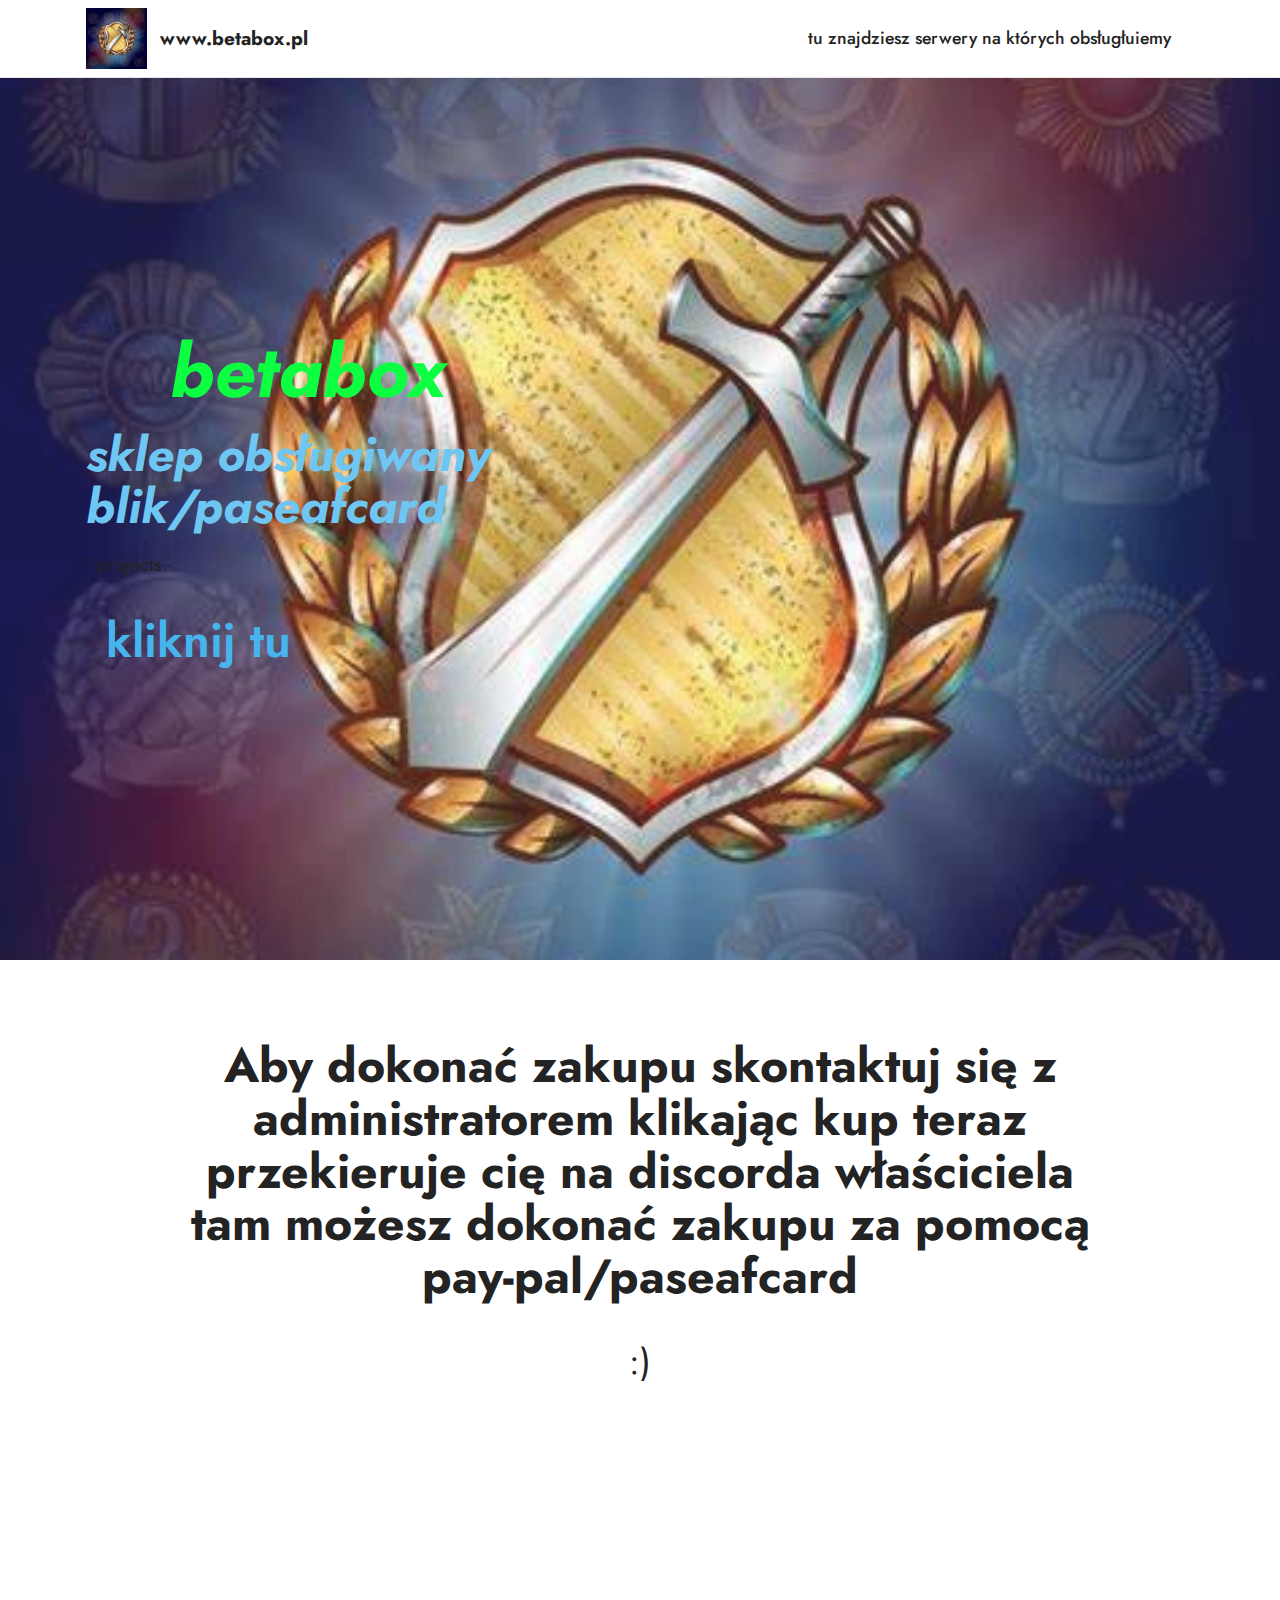
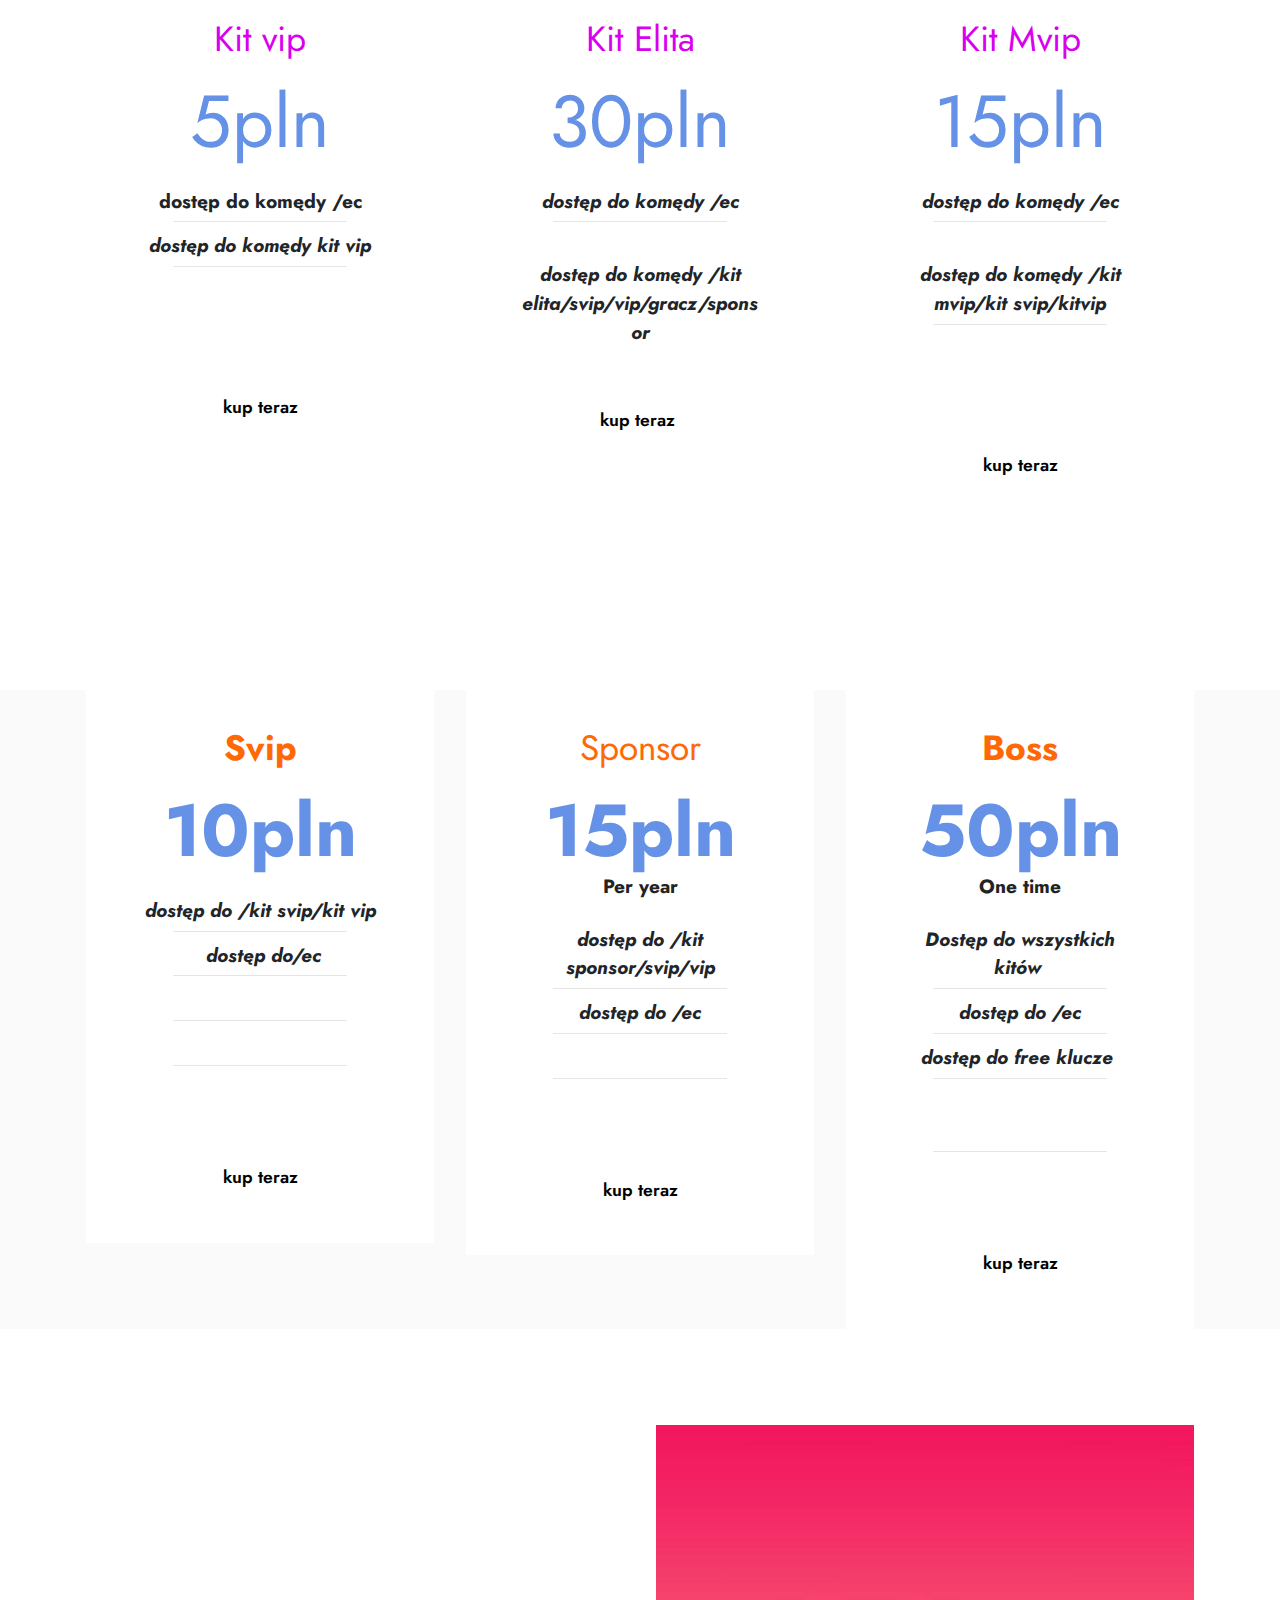
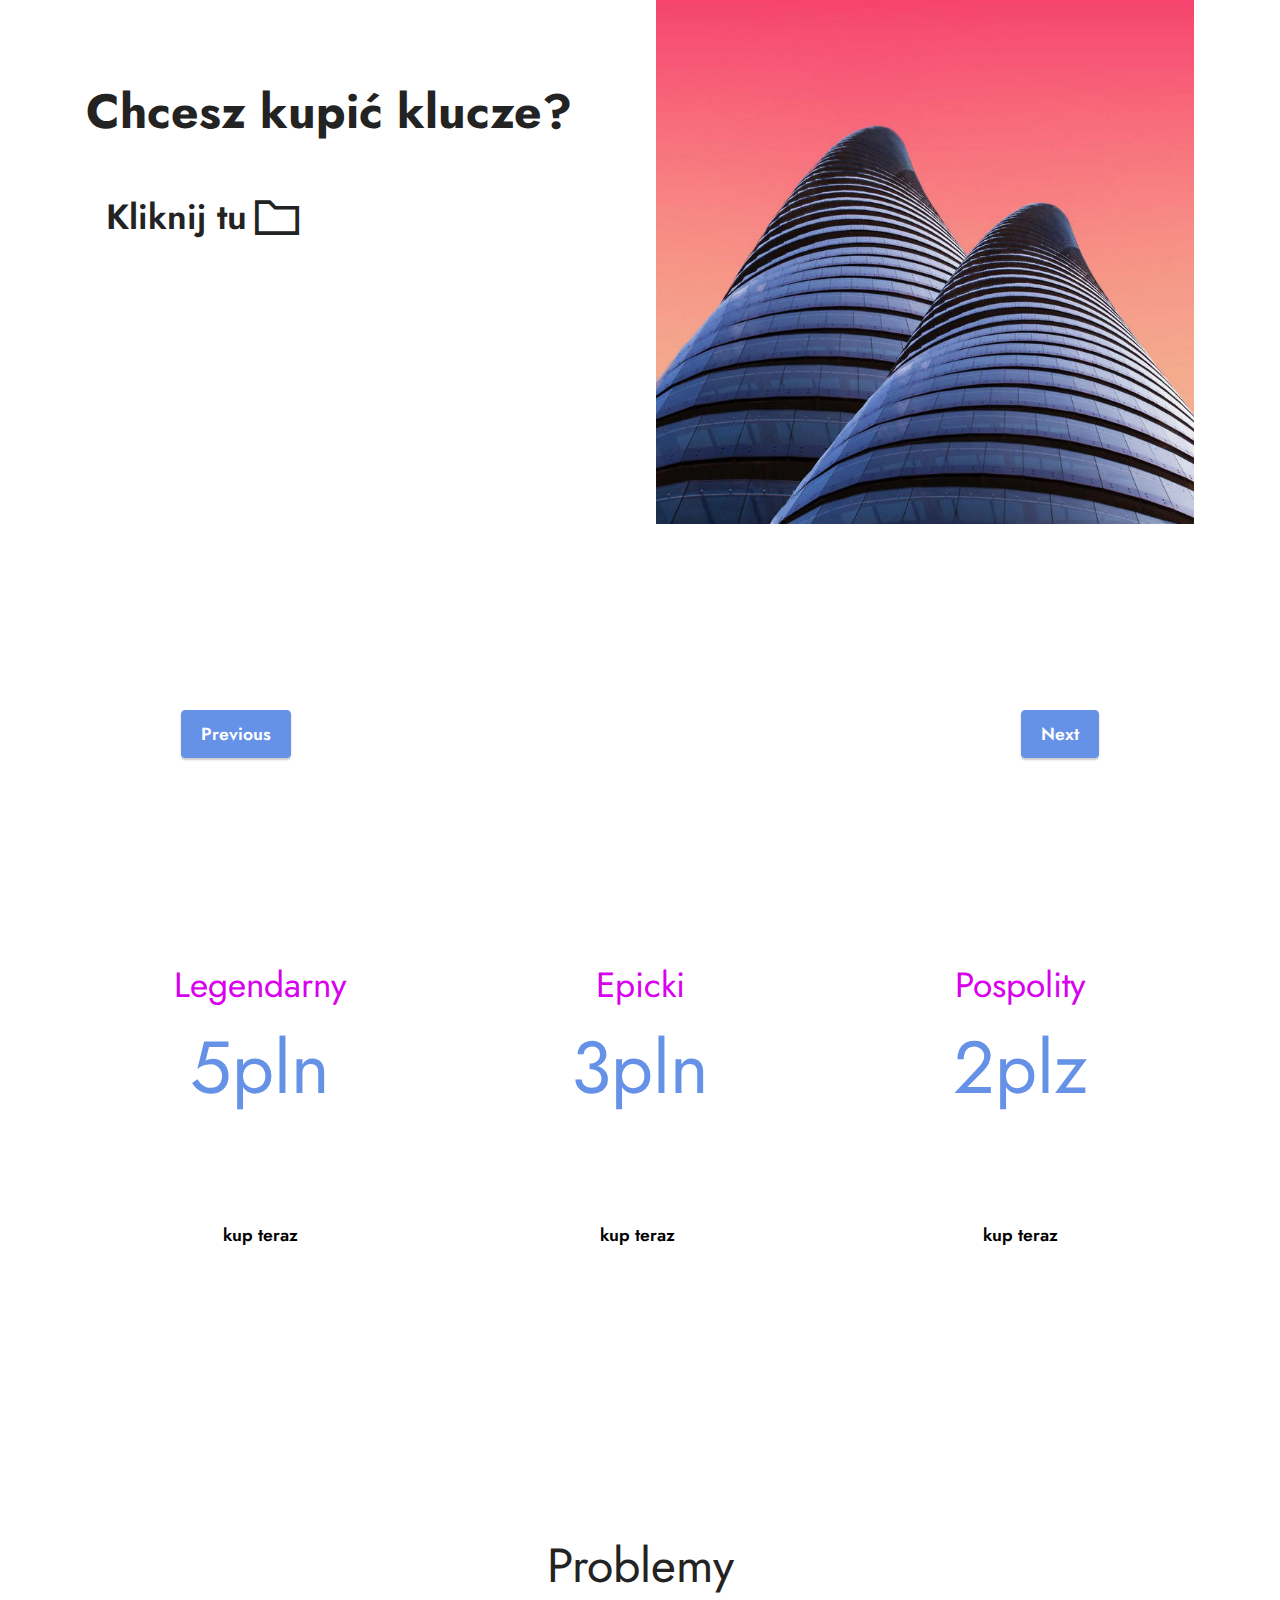
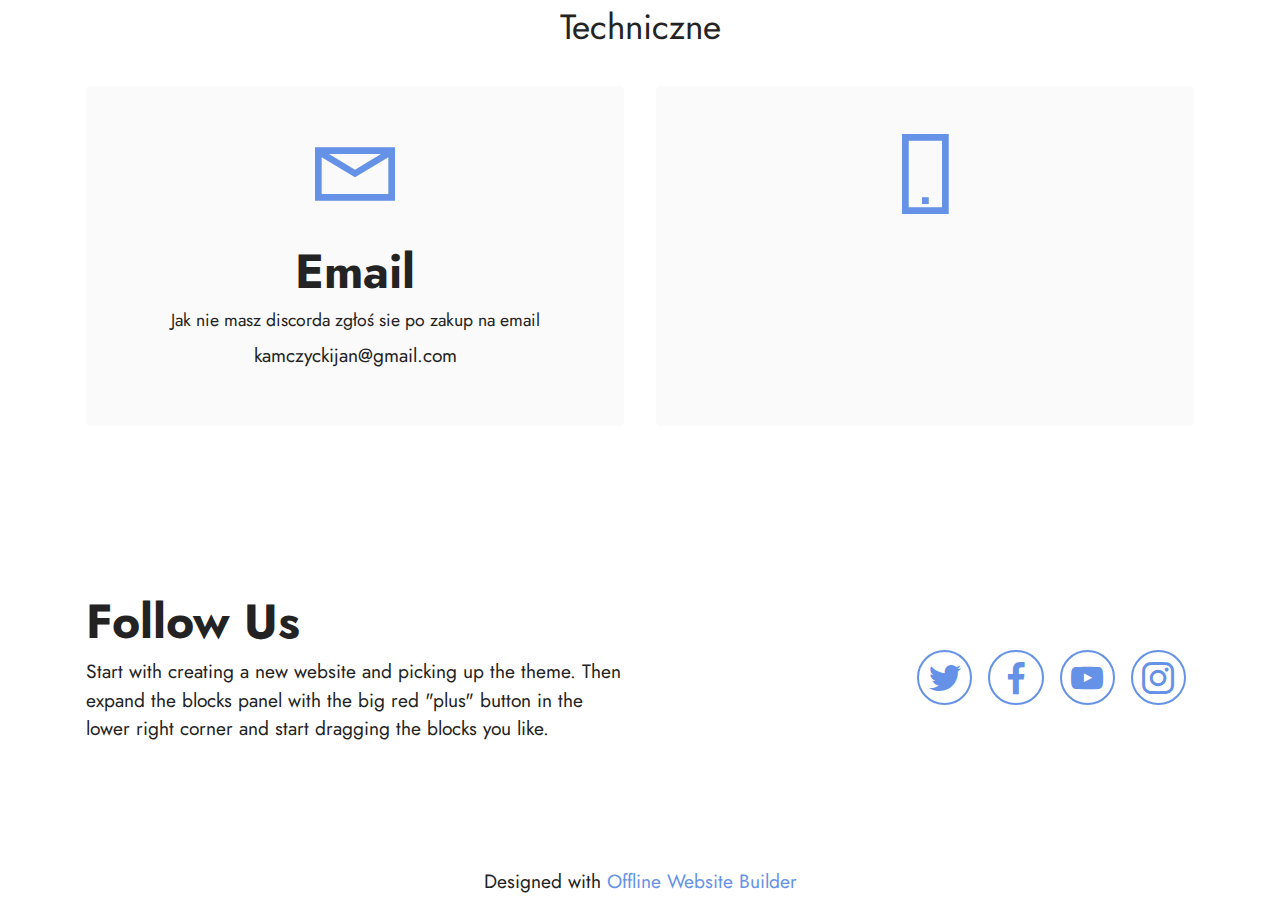
<file: index.html>
<!DOCTYPE html>
<html  >
<head>
  <!-- Site made with Mobirise Website Builder v5.8.14, https://mobirise.com -->
  <meta charset="UTF-8">
  <meta http-equiv="X-UA-Compatible" content="IE=edge">
  <meta name="generator" content="Mobirise v5.8.14, mobirise.com">
  <meta name="viewport" content="width=device-width, initial-scale=1, minimum-scale=1">
  <link rel="shortcut icon" href="assets/images/oip-76x76.jpg" type="image/x-icon">
  <meta name="description" content="">
  
  
  <title>Home</title>
  <link rel="stylesheet" href="assets/web/assets/mobirise-icons2/mobirise2.css">
  <link rel="stylesheet" href="assets/bootstrap/css/bootstrap.min.css">
  <link rel="stylesheet" href="assets/bootstrap/css/bootstrap-grid.min.css">
  <link rel="stylesheet" href="assets/bootstrap/css/bootstrap-reboot.min.css">
  <link rel="stylesheet" href="assets/dropdown/css/style.css">
  <link rel="stylesheet" href="assets/socicon/css/styles.css">
  <link rel="stylesheet" href="assets/theme/css/style.css">
  <link rel="preload" href="https://fonts.googleapis.com/css?family=Jost:100,200,300,400,500,600,700,800,900,100i,200i,300i,400i,500i,600i,700i,800i,900i&display=swap" as="style" onload="this.onload=null;this.rel='stylesheet'">
  <noscript><link rel="stylesheet" href="https://fonts.googleapis.com/css?family=Jost:100,200,300,400,500,600,700,800,900,100i,200i,300i,400i,500i,600i,700i,800i,900i&display=swap"></noscript>
  <link rel="preload" as="style" href="assets/mobirise/css/mbr-additional.css"><link rel="stylesheet" href="assets/mobirise/css/mbr-additional.css" type="text/css">

  
  
  
</head>
<body>
  
  <section data-bs-version="5.1" class="menu cid-s48OLK6784" once="menu" id="menu1-h">
    
    <nav class="navbar navbar-dropdown navbar-fixed-top navbar-expand-lg">
        <div class="container">
            <div class="navbar-brand">
                <span class="navbar-logo">
                    <a href="https://mobiri.se">
                        <img src="assets/images/oip-76x76.jpg" alt="Mobirise Website Builder" style="height: 3.8rem;">
                    </a>
                </span>
                <span class="navbar-caption-wrap"><a class="navbar-caption text-black display-7" href="https://mobiri.se">www.betabox.pl</a></span>
            </div>
            <button class="navbar-toggler" type="button" data-toggle="collapse" data-bs-toggle="collapse" data-target="#navbarSupportedContent" data-bs-target="#navbarSupportedContent" aria-controls="navbarNavAltMarkup" aria-expanded="false" aria-label="Toggle navigation">
                <div class="hamburger">
                    <span></span>
                    <span></span>
                    <span></span>
                    <span></span>
                </div>
            </button>
            <div class="collapse navbar-collapse" id="navbarSupportedContent">
                <ul class="navbar-nav nav-dropdown nav-right" data-app-modern-menu="true"><li class="nav-item"><a class="nav-link link text-black display-4" href="https://mobirise.com">tu znajdziesz serwery na których obsługłuiemy</a></li></ul>
                
                
            </div>
        </div>
    </nav>

</section>

<section data-bs-version="5.1" class="header1 cid-tInD1G2oyW mbr-fullscreen" id="header1-17">

    

    
    <div class="mbr-overlay" style="opacity: 0.1; background-color: rgb(250, 250, 250);"></div>

    <div class="container">
        <div class="row">
            <div class="col-12 col-lg-5">
                <h1 class="mbr-section-title mbr-fonts-style mb-3 display-1"><strong><em>betabox</em></strong></h1>
                <h2 class="mbr-section-subtitle mbr-fonts-style mb-3 display-2"><em><strong>sklep obsługiwany blik/paseafcard</strong></em></h2>
                <p class="mbr-text mbr-fonts-style display-7">' projects.</p>
                <div class="mbr-section-btn mt-3"><a class="btn btn-info-outline display-2" href="index.html#content4-15">kliknij tu</a></div>
            </div>
        </div>
    </div>
</section>

<section data-bs-version="5.1" class="content4 cid-tInwk6qJRP" id="content4-15">
    

    
    
    <div class="container">
        <div class="row justify-content-center">
            <div class="title col-md-12 col-lg-10">
                <h3 class="mbr-section-title mbr-fonts-style align-center mb-4 display-2"><strong>Aby dokonać zakupu skontaktuj się z administratorem klikając kup teraz przekieruje cię na discorda właściciela tam możesz dokonać zakupu za pomocą pay-pal/paseafcard</strong></h3>
                <h4 class="mbr-section-subtitle align-center mbr-fonts-style mb-4 display-5">:)</h4>
                
            </div>
        </div>
    </div>
</section>

<section data-bs-version="5.1" class="pricing2 cid-tIn477ySJi" id="pricing2-t">
    

    
    
    <div class="container">
        <div class="row justify-content-center">
            <div class="col-12 col-md-6 align-center col-lg-4">
                <div class="plan">
                    <div class="plan-header">
                        <h6 class="plan-title mbr-fonts-style mb-3 display-5">Kit vip</h6>
                        <div class="plan-price">
                            <p class="price mbr-fonts-style m-0 display-1">5pln<br></p>
                            <p class="price-term mbr-fonts-style mb-3 display-7"></p>
                        </div>
                    </div>
                    <div class="plan-body">
                        <div class="plan-list mb-4">
                            <ul class="list-group mbr-fonts-style list-group-flush display-7">
                                <li class="list-group-item"><strong>dostęp do komędy /ec</strong></li><li class="list-group-item"><strong><em>dostęp do komędy kit vip</em></strong></li><br><li class="list-group-item"><br></li>
                            </ul>
                        </div>
                        <div class="mbr-section-btn text-center"><a href="https://discord.gg/uZG7AFWk" class="btn btn-warning-outline display-4">kup teraz</a></div>
                    </div>
                </div>
            </div>
            <div class="col-12 col-md-6 align-center col-lg-4">
                <div class="plan">
                    <div class="plan-header">
                        <h6 class="plan-title mbr-fonts-style mb-3 display-5">Kit Elita</h6>
                        <div class="plan-price">
                            <p class="price mbr-fonts-style m-0 display-1">30pln</p>
                            <p class="price-term mbr-fonts-style mb-3 display-7"></p>
                        </div>
                    </div>
                    <div class="plan-body">
                        <div class="plan-list mb-4">
                            <ul class="list-group mbr-fonts-style list-group-flush display-7">
                                <li class="list-group-item"><em><strong>dostęp do komędy /ec</strong></em></li><br><li class="list-group-item"><strong><em>dostęp do komędy /kit elita/svip/vip/gracz/sponsor</em></strong></li>
                            </ul>
                        </div>
                        <div class="mbr-section-btn text-center"><a href="https://discord.gg/uZG7AFWk" class="btn btn-warning-outline display-4">kup teraz&nbsp;</a></div>
                    </div>
                </div>
            </div>
            <div class="col-12 col-md-6 align-center col-lg-4">
                <div class="plan">
                    <div class="plan-header">
                        <h6 class="plan-title mbr-fonts-style mb-3 display-5">Kit Mvip</h6>
                        <div class="plan-price">
                            <p class="price mbr-fonts-style m-0 display-1">15pln</p>
                            <p class="price-term mbr-fonts-style mb-3 display-7"></p>
                        </div>
                    </div>
                    <div class="plan-body">
                        <div class="plan-list mb-4">
                            <ul class="list-group mbr-fonts-style list-group-flush display-7">
                                <li class="list-group-item"><strong><em>dostęp do komędy /ec</em></strong></li><br><li class="list-group-item"><em><strong>dostęp do komędy /kit mvip/kit svip/kitvip</strong></em></li><br><li class="list-group-item"><br></li>
                            </ul>
                        </div>
                        <div class="mbr-section-btn text-center"><a href="https://discord.gg/uZG7AFWk" class="btn btn-warning-outline display-4">kup teraz</a></div>
                    </div>
                </div>
            </div>
            
        </div>
    </div>
</section>

<section data-bs-version="5.1" class="pricing2 cid-tInaGPfMIf" id="pricing2-v">
    

    
    
    <div class="container">
        <div class="row justify-content-center">
            <div class="col-12 col-md-6 align-center col-lg-4">
                <div class="plan">
                    <div class="plan-header">
                        <h6 class="plan-title mbr-fonts-style mb-3 display-5"><strong>Svip</strong></h6>
                        <div class="plan-price">
                            <p class="price mbr-fonts-style m-0 display-1"><strong>10pln</strong></p>
                            <p class="price-term mbr-fonts-style mb-3 display-7"></p>
                        </div>
                    </div>
                    <div class="plan-body">
                        <div class="plan-list mb-4">
                            <ul class="list-group mbr-fonts-style list-group-flush display-7">
                                <li class="list-group-item"><strong><em>dostęp do /kit svip/kit vip</em></strong></li><li class="list-group-item"><em><strong>&nbsp;dostęp do/ec</strong></em></li><li class="list-group-item"><br></li><br><li class="list-group-item">
                                </li><li class="list-group-item"><br></li>
                            </ul>
                        </div>
                        <div class="mbr-section-btn text-center"><a href="https://discord.gg/uZG7AFWk" class="btn btn-warning-outline display-4">kup teraz</a></div>
                    </div>
                </div>
            </div>
            <div class="col-12 col-md-6 align-center col-lg-4">
                <div class="plan">
                    <div class="plan-header">
                        <h6 class="plan-title mbr-fonts-style mb-3 display-5">Sponsor<br></h6>
                        <div class="plan-price">
                            <p class="price mbr-fonts-style m-0 display-1"><strong>15pln</strong></p>
                            <p class="price-term mbr-fonts-style mb-3 display-7"><strong>Per year</strong>
                            </p>
                        </div>
                    </div>
                    <div class="plan-body">
                        <div class="plan-list mb-4">
                            <ul class="list-group mbr-fonts-style list-group-flush display-7">
                                <li class="list-group-item"><em><strong>dostęp do /kit sponsor/svip/vip</strong></em></li><li class="list-group-item"><em><strong>dostęp do /ec</strong></em></li><li class="list-group-item"><br></li><li class="list-group-item"><br></li>
                            </ul>
                        </div>
                        <div class="mbr-section-btn text-center"><a href="https://discord.gg/uZG7AFWk" class="btn btn-warning-outline display-4">kup teraz</a></div>
                    </div>
                </div>
            </div>
            <div class="col-12 col-md-6 align-center col-lg-4">
                <div class="plan">
                    <div class="plan-header">
                        <h6 class="plan-title mbr-fonts-style mb-3 display-5"><strong>Boss</strong></h6>
                        <div class="plan-price">
                            <p class="price mbr-fonts-style m-0 display-1"><strong>50pln</strong></p>
                            <p class="price-term mbr-fonts-style mb-3 display-7"><strong>One time</strong>
                            </p>
                        </div>
                    </div>
                    <div class="plan-body">
                        <div class="plan-list mb-4">
                            <ul class="list-group mbr-fonts-style list-group-flush display-7">
                                <li class="list-group-item"><em><strong>Dostęp do wszystkich kitów&nbsp;</strong></em></li><li class="list-group-item"><em><strong>dostęp do /ec</strong></em></li><li class="list-group-item"><em><strong>dostęp do free klucze&nbsp;</strong></em></li><br><li class="list-group-item"><br></li><li class="list-group-item"><br></li>
                            </ul>
                        </div>
                        <div class="mbr-section-btn text-center"><a href="https://discord.gg/uZG7AFWk" class="btn btn-warning-outline display-4">kup teraz</a></div>
                    </div>
                </div>
            </div>
            
        </div>
    </div>
</section>

<section data-bs-version="5.1" class="features18 cid-tIodnZO3Pt" id="features19-1e">

    

    
    
    <div class="container">
        <div class="row justify-content-center">
            <div class="card col-12 col-lg">
                <div class="card-wrapper">
                    <h6 class="card-title mbr-fonts-style mb-4 display-2"><strong>Chcesz kupić klucze?</strong></h6>
                    <p class="mbr-text mbr-fonts-style display-5"></p>
                    <div class="mbr-section-btn"><a class="btn btn-black-outline display-5" href="index.html#pricing2-1h"><span class="mobi-mbri mobi-mbri-folder mbr-iconfont mbr-iconfont-btn"></span>Kliknij tu</a></div>
                </div>
            </div>
            <div class="col-12 col-lg-6">
                <div class="image-wrapper">
                    <img src="assets/images/2.jpg" alt="Mobirise Website Builder">
                </div>
            </div>
        </div>
    </div>
</section>

<section data-bs-version="5.1" class="content12 cid-tIocbUyuea" id="content12-18">
    
    <div class="container">
        <div class="row justify-content-center">
            <div class="col-md-12 col-lg-10">
                <div class="mbr-section-btn align-center"><a class="btn btn-primary display-4" href="index.html#contacts4-1j">Previous</a>
                    <a class="btn btn-primary display-4" href="index.html#contacts4-1j">Next</a></div>
            </div>
        </div>
    </div>
</section>

<section data-bs-version="5.1" class="pricing2 cid-tIogqOLRfK" id="pricing2-1h">
    

    
    
    <div class="container">
        <div class="row justify-content-center">
            <div class="col-12 col-md-6 align-center col-lg-4">
                <div class="plan">
                    <div class="plan-header">
                        <h6 class="plan-title mbr-fonts-style mb-3 display-5">Legendarny</h6>
                        <div class="plan-price">
                            <p class="price mbr-fonts-style m-0 display-1">5pln<br></p>
                            <p class="price-term mbr-fonts-style mb-3 display-7"></p>
                        </div>
                    </div>
                    <div class="plan-body">
                        <div class="plan-list mb-4">
                            <ul class="list-group mbr-fonts-style list-group-flush display-7">
                                <li class="list-group-item"><br></li>
                            </ul>
                        </div>
                        <div class="mbr-section-btn text-center"><a href="https://discord.gg/uZG7AFWk" class="btn btn-warning-outline display-4">kup teraz</a></div>
                    </div>
                </div>
            </div>
            <div class="col-12 col-md-6 align-center col-lg-4">
                <div class="plan">
                    <div class="plan-header">
                        <h6 class="plan-title mbr-fonts-style mb-3 display-5">Epicki</h6>
                        <div class="plan-price">
                            <p class="price mbr-fonts-style m-0 display-1">3pln</p>
                            <p class="price-term mbr-fonts-style mb-3 display-7"></p>
                        </div>
                    </div>
                    <div class="plan-body">
                        <div class="plan-list mb-4">
                            <ul class="list-group mbr-fonts-style list-group-flush display-7">
                                <li class="list-group-item"><br></li>
                            </ul>
                        </div>
                        <div class="mbr-section-btn text-center"><a href="https://discord.gg/uZG7AFWk" class="btn btn-warning-outline display-4">kup teraz&nbsp;</a></div>
                    </div>
                </div>
            </div>
            <div class="col-12 col-md-6 align-center col-lg-4">
                <div class="plan">
                    <div class="plan-header">
                        <h6 class="plan-title mbr-fonts-style mb-3 display-5">Pospolity</h6>
                        <div class="plan-price">
                            <p class="price mbr-fonts-style m-0 display-1">2plz</p>
                            <p class="price-term mbr-fonts-style mb-3 display-7"></p>
                        </div>
                    </div>
                    <div class="plan-body">
                        <div class="plan-list mb-4">
                            <ul class="list-group mbr-fonts-style list-group-flush display-7">
                                <li class="list-group-item"><br></li>
                            </ul>
                        </div>
                        <div class="mbr-section-btn text-center"><a href="https://discord.gg/uZG7AFWk" class="btn btn-warning-outline display-4">kup teraz</a></div>
                    </div>
                </div>
            </div>
            
        </div>
    </div>
</section>

<section data-bs-version="5.1" class="contacts1 cid-tIogYtFK3D" id="contacts1-1i">

    

    
    
    <div class="container">
        <div class="mbr-section-head">
            <h3 class="mbr-section-title mbr-fonts-style align-center mb-0 display-2">Problemy</h3>
            <h4 class="mbr-section-subtitle mbr-fonts-style align-center mb-0 mt-2 display-5">Techniczne</h4>
        </div>
        <div class="row justify-content-center mt-4">
            <div class="card col-12 col-lg-6">
                <div class="card-wrapper">
                    <div class="card-box align-center">
                        <div class="image-wrapper">
                            <span class="mbr-iconfont mobi-mbri-letter mobi-mbri"></span>
                        </div>
                        <h4 class="card-title mbr-fonts-style mb-2 display-2">
                            <strong>Email</strong>
                        </h4>
                        <p class="mbr-text mbr-fonts-style mb-2 display-4">Jak nie masz discorda zgłoś sie po zakup na email<br></p>
                        <h5 class="link mbr-fonts-style display-7">kamczyckijan@gmail.com</h5>
                    </div>
                </div>
            </div>
            <div class="card col-12 col-lg-6">
                <div class="card-wrapper">
                    <div class="card-box align-center">
                        <div class="image-wrapper">
                            <span class="mbr-iconfont mobi-mbri-mobile-2 mobi-mbri"></span>
                        </div>
                        <h4 class="card-title mbr-fonts-style align-center mb-2 display-2"></h4>
                        <p class="mbr-text mbr-fonts-style mb-2 display-4"></p>
                        <h5 class="link mbr-black mbr-fonts-style display-7"></h5>
                    </div>
                </div>
            </div>
        </div>
    </div>
</section>

<section data-bs-version="5.1" class="contacts4 cid-tIogZDsdLl" id="contacts4-1j">

    

    
    

    <div class="container">
        <div class="row align-items-center justify-content-center">
            <div class="text-content col-12 col-md-6">
                <h2 class="mbr-section-title mbr-fonts-style display-2">
                    <strong>Follow Us</strong>
                </h2>
                <p class="mbr-text mbr-fonts-style display-7">Start with creating a
                    new website and picking up the theme. Then expand the blocks panel with the big red "plus" button in
                    the
                    lower right corner and start dragging the blocks you like.</p>
            </div>
            <div class="icons d-flex align-items-center col-12 col-md-6 justify-content-end mt-md-0 mt-2 flex-wrap">
                <a href="https://twitter.com/mobirise" target="_blank">
                    <span class="socicon-twitter socicon mbr-iconfont mbr-iconfont-social"></span>
                </a>
                <a href="https://www.facebook.com/pages/Mobirise/1616226671953247" target="_blank">
                    <span class="socicon-facebook socicon mbr-iconfont mbr-iconfont-social"></span>
                </a>
                <a href="https://www.youtube.com/c/mobirise" target="_blank">
                    <span class="socicon-youtube socicon mbr-iconfont mbr-iconfont-social"></span>
                </a>
                <a href="https://instagram.com/mobirise" target="_blank">
                    <span class="socicon-instagram socicon mbr-iconfont mbr-iconfont-social"></span>
                </a>
                
                
                
                
                
                
            </div>
        </div>
    </div>
    
</section><section class="display-7" style="padding: 0;align-items: center;justify-content: center;flex-wrap: wrap;    align-content: center;display: flex;position: relative;height: 4rem;"><a href="https://mobiri.se/3042727" style="flex: 1 1;height: 4rem;position: absolute;width: 100%;z-index: 1;"><img alt="" style="height: 4rem;" src="[data-uri]"></a><p style="margin: 0;text-align: center;" class="display-7">Designed with &#8204;</p><a style="z-index:1" href="https://mobirise.com/offline-website-builder.html">Offline Website Builder</a></section><script src="assets/bootstrap/js/bootstrap.bundle.min.js"></script>  <script src="assets/smoothscroll/smooth-scroll.js"></script>  <script src="assets/ytplayer/index.js"></script>  <script src="assets/dropdown/js/navbar-dropdown.js"></script>  <script src="assets/sociallikes/social-likes.js"></script>  <script src="assets/theme/js/script.js"></script>  
  
  
</body>
</html>
</file>
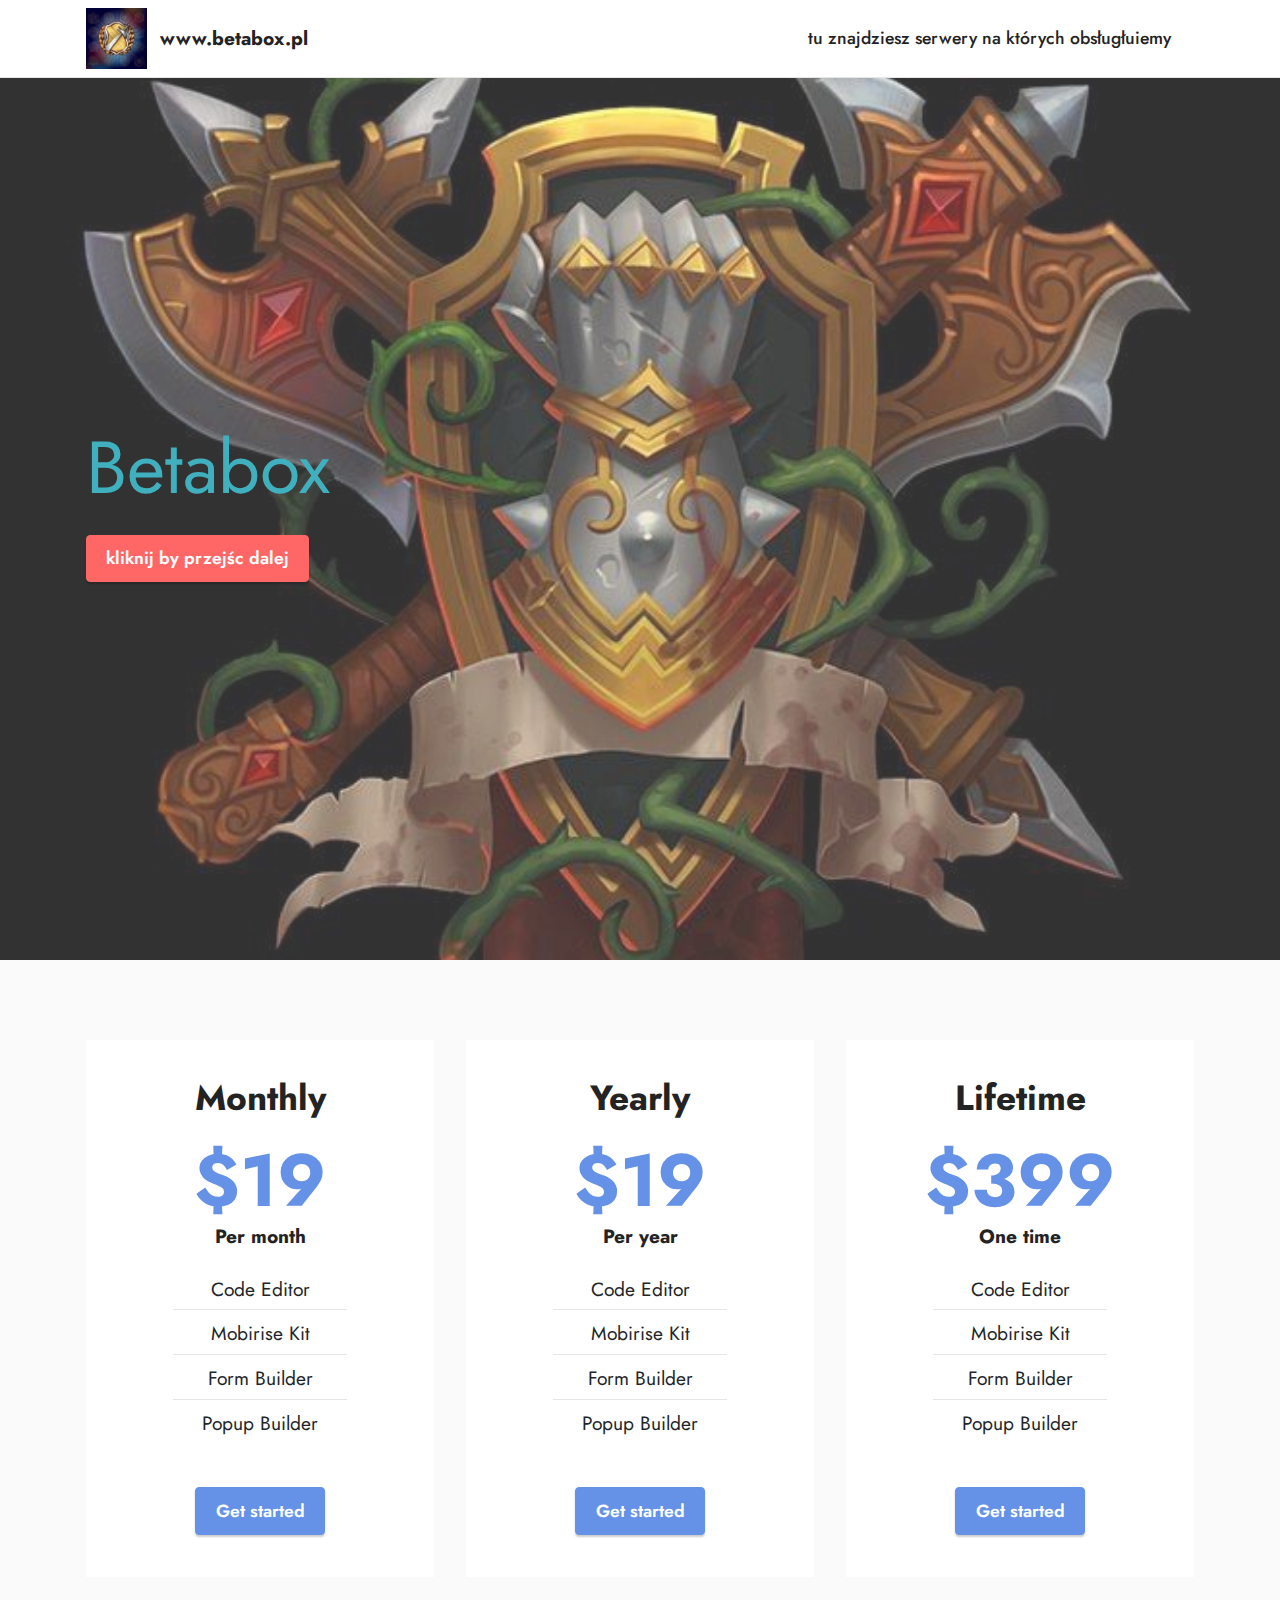
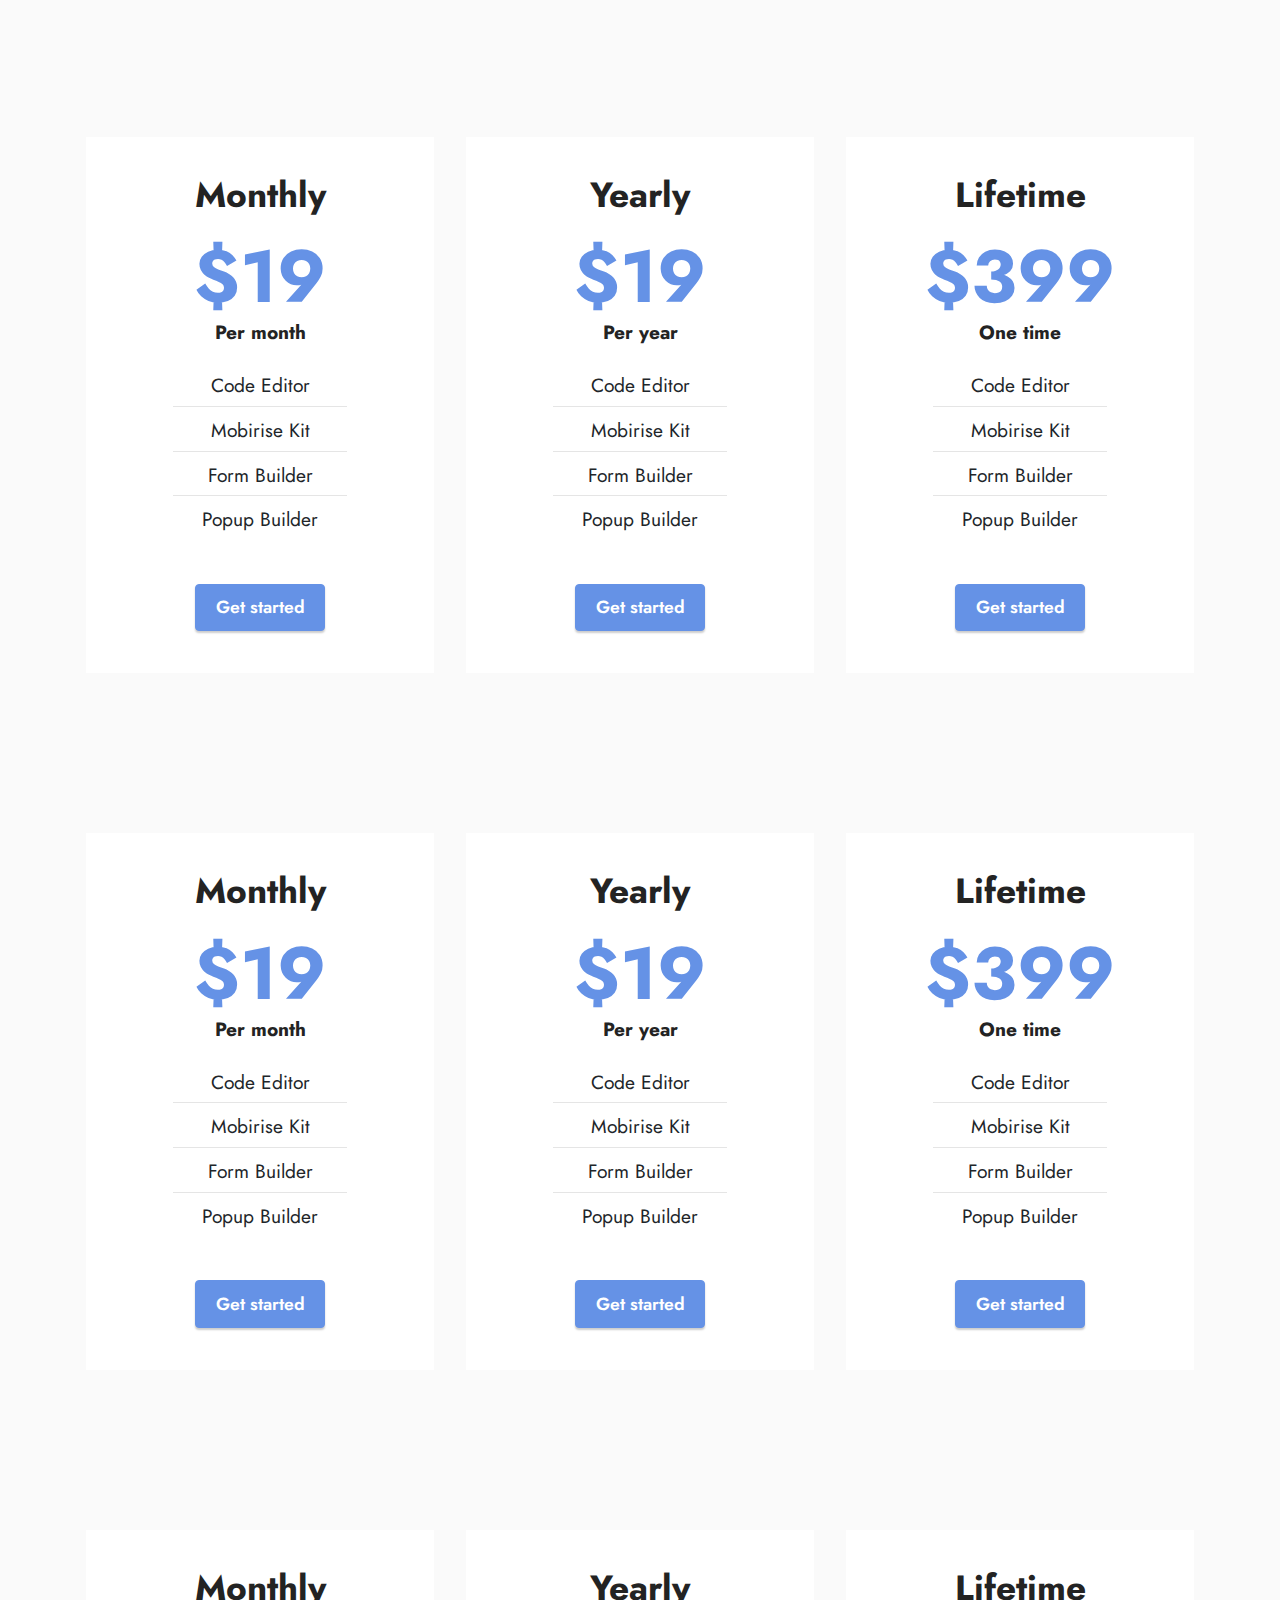
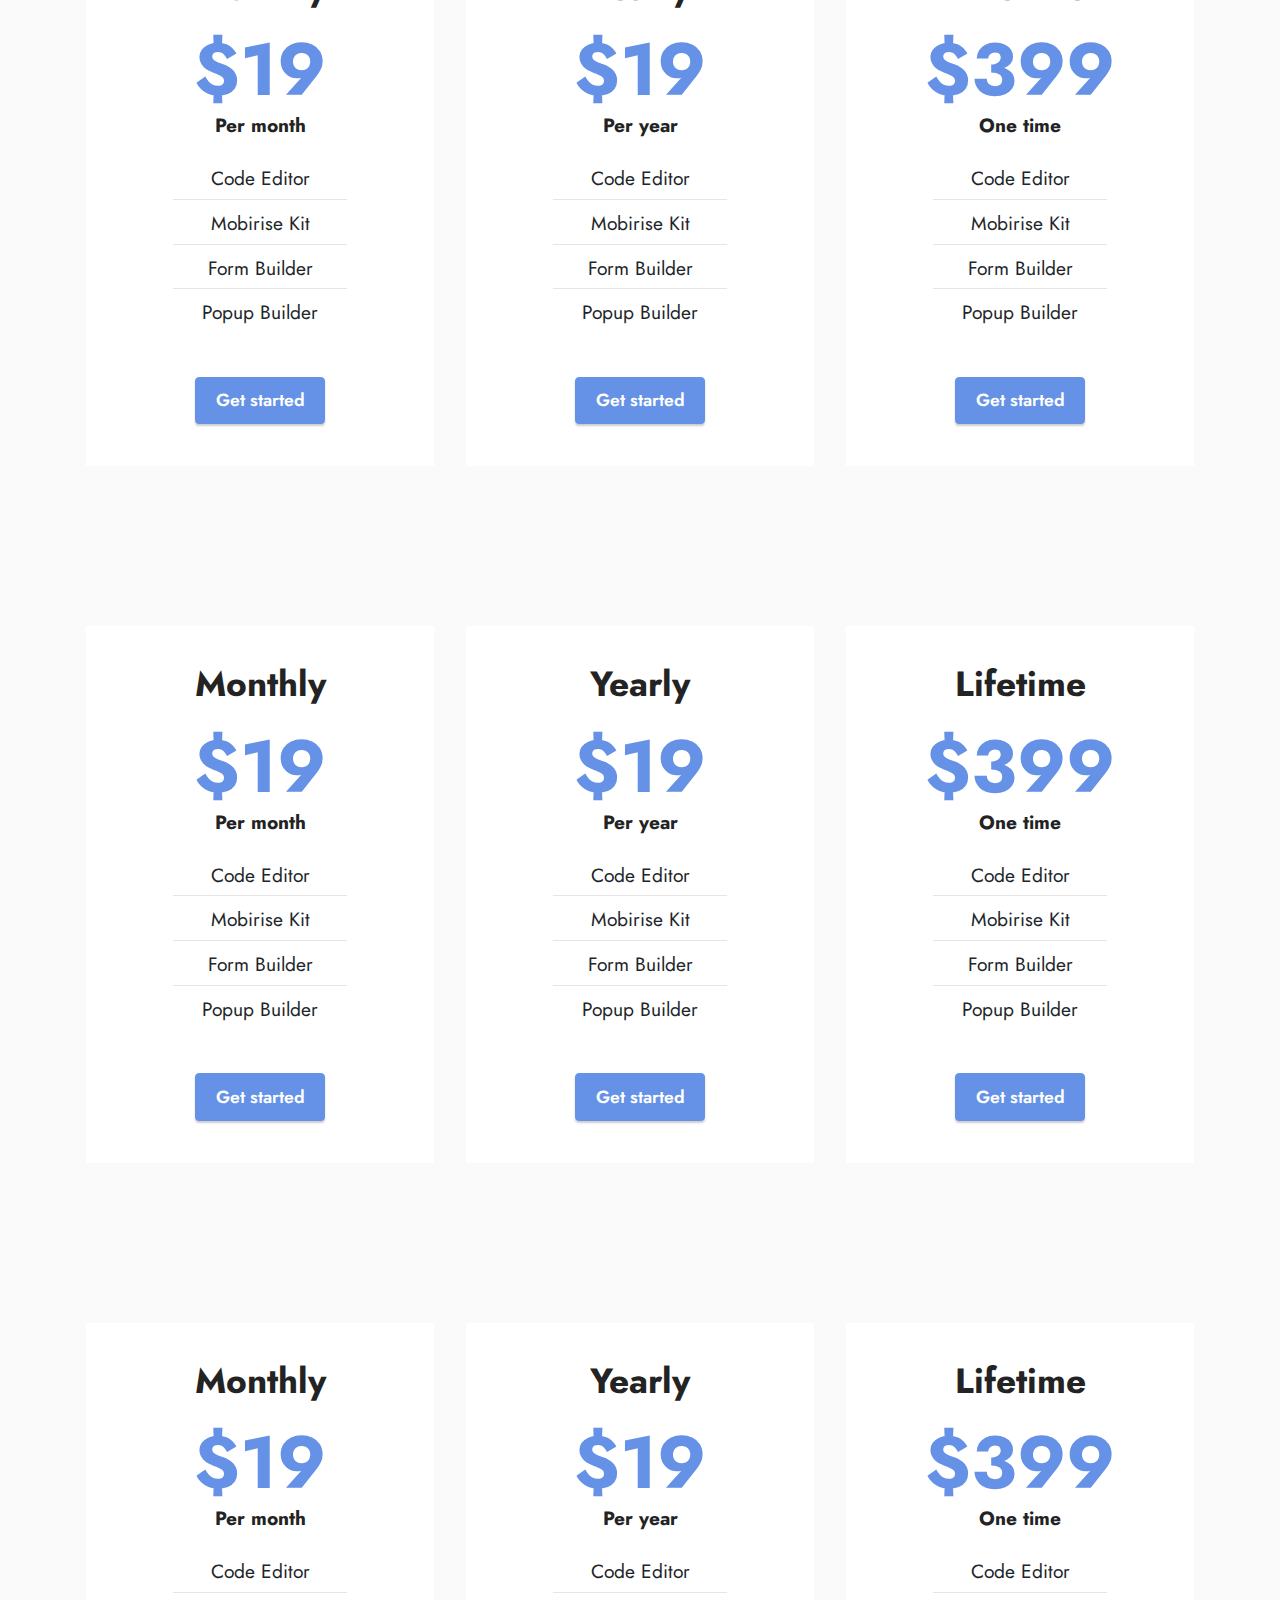
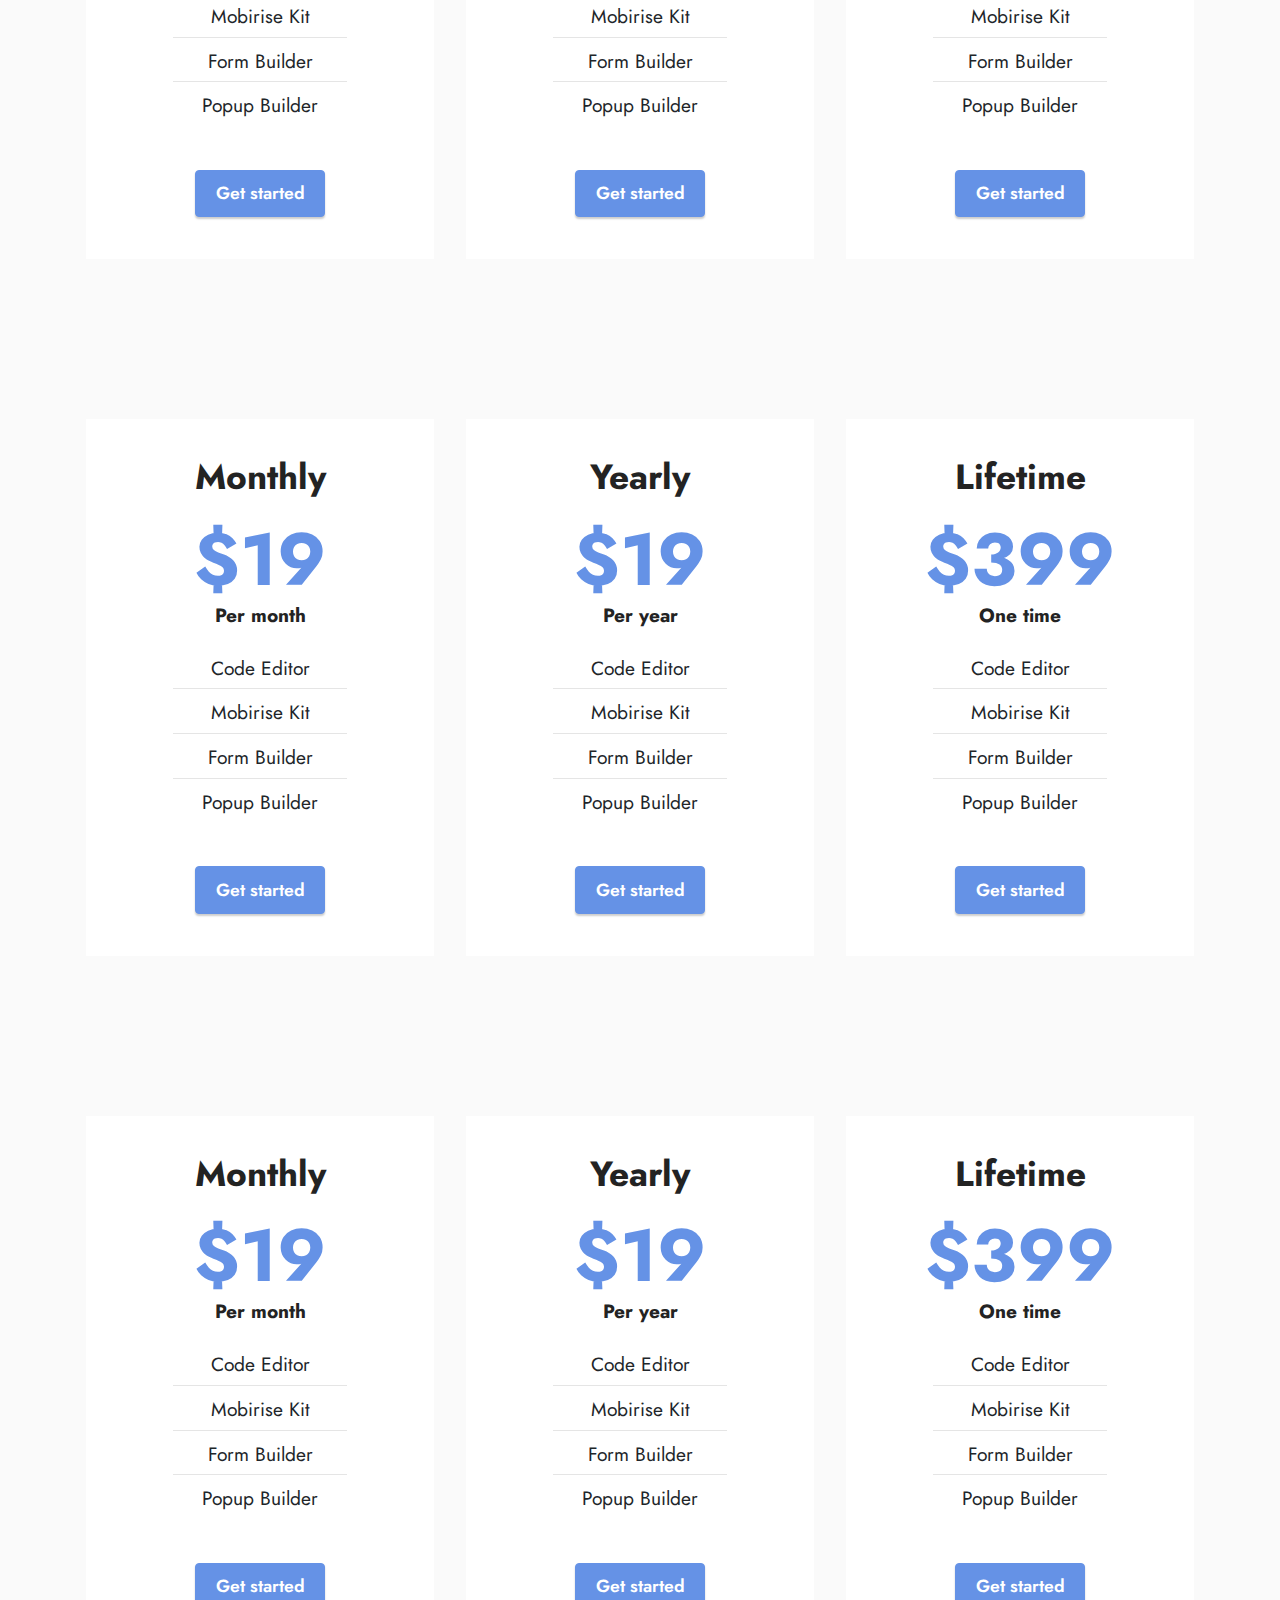
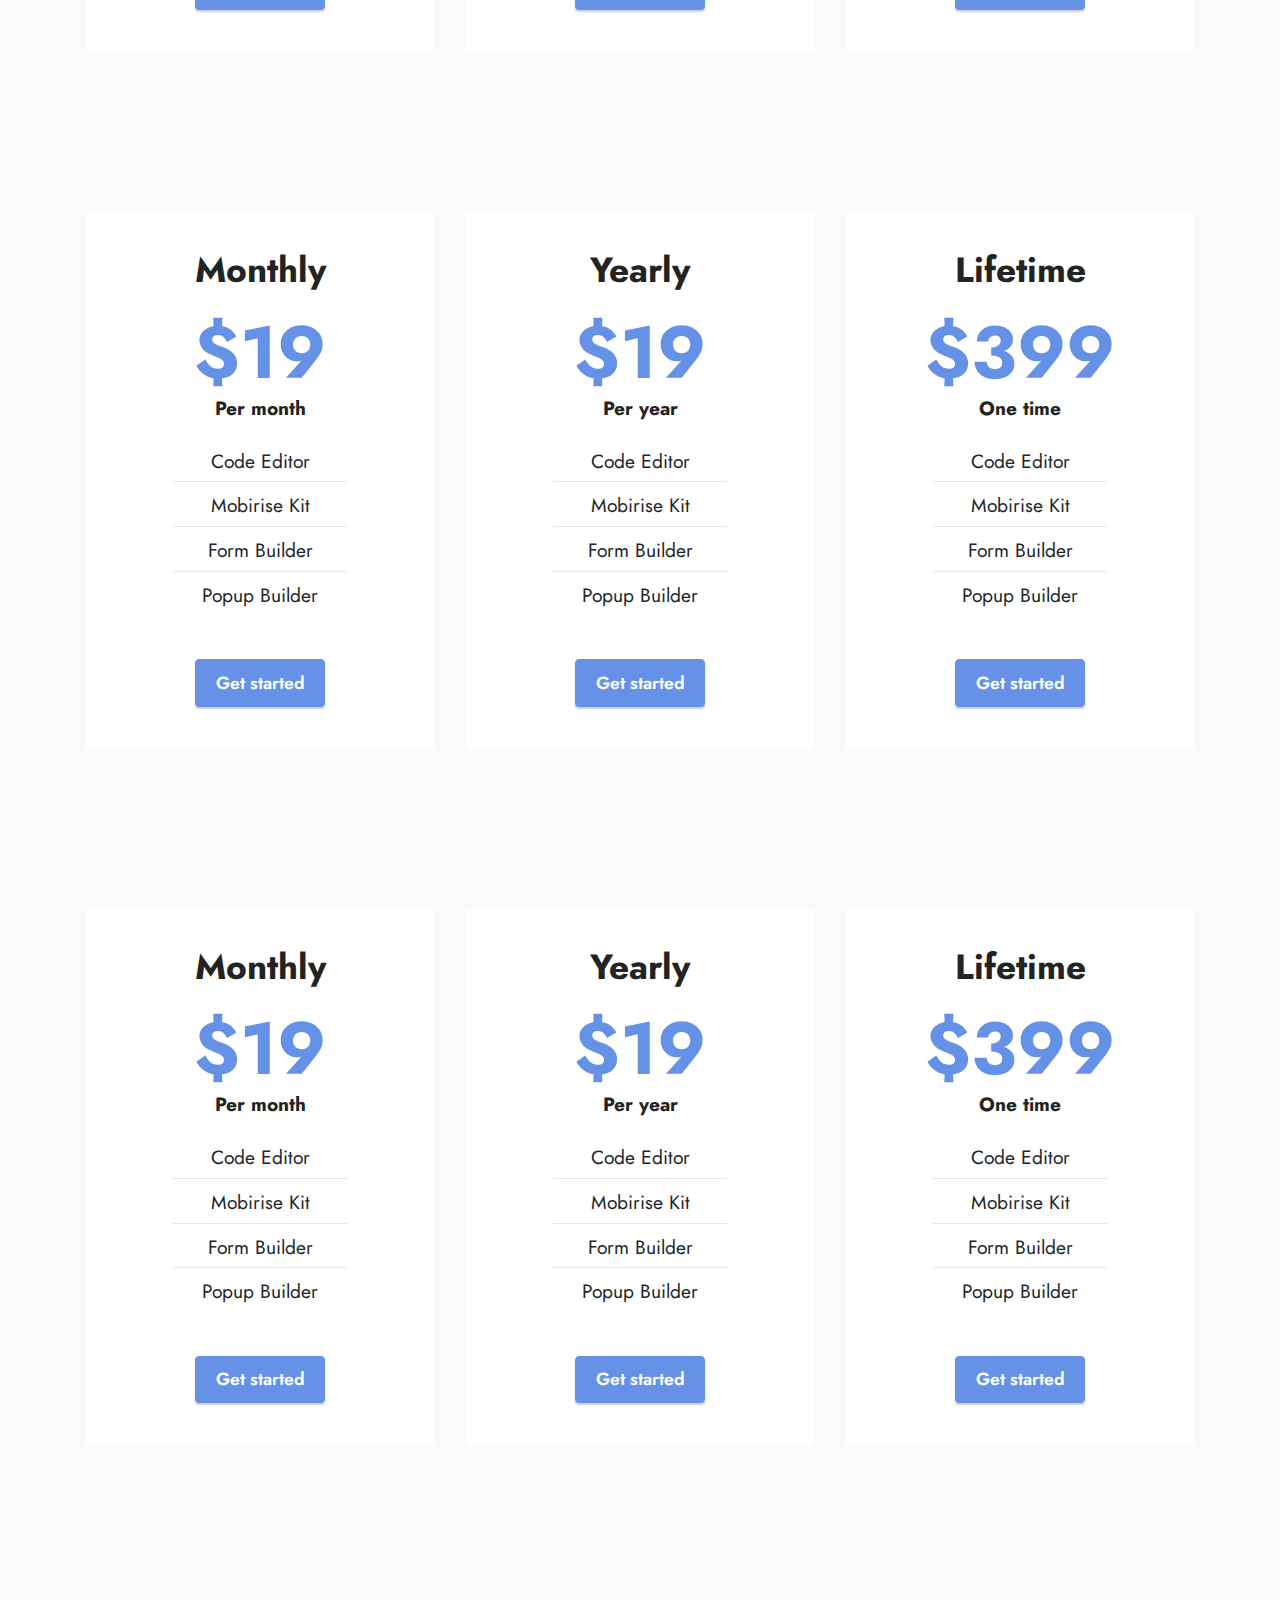
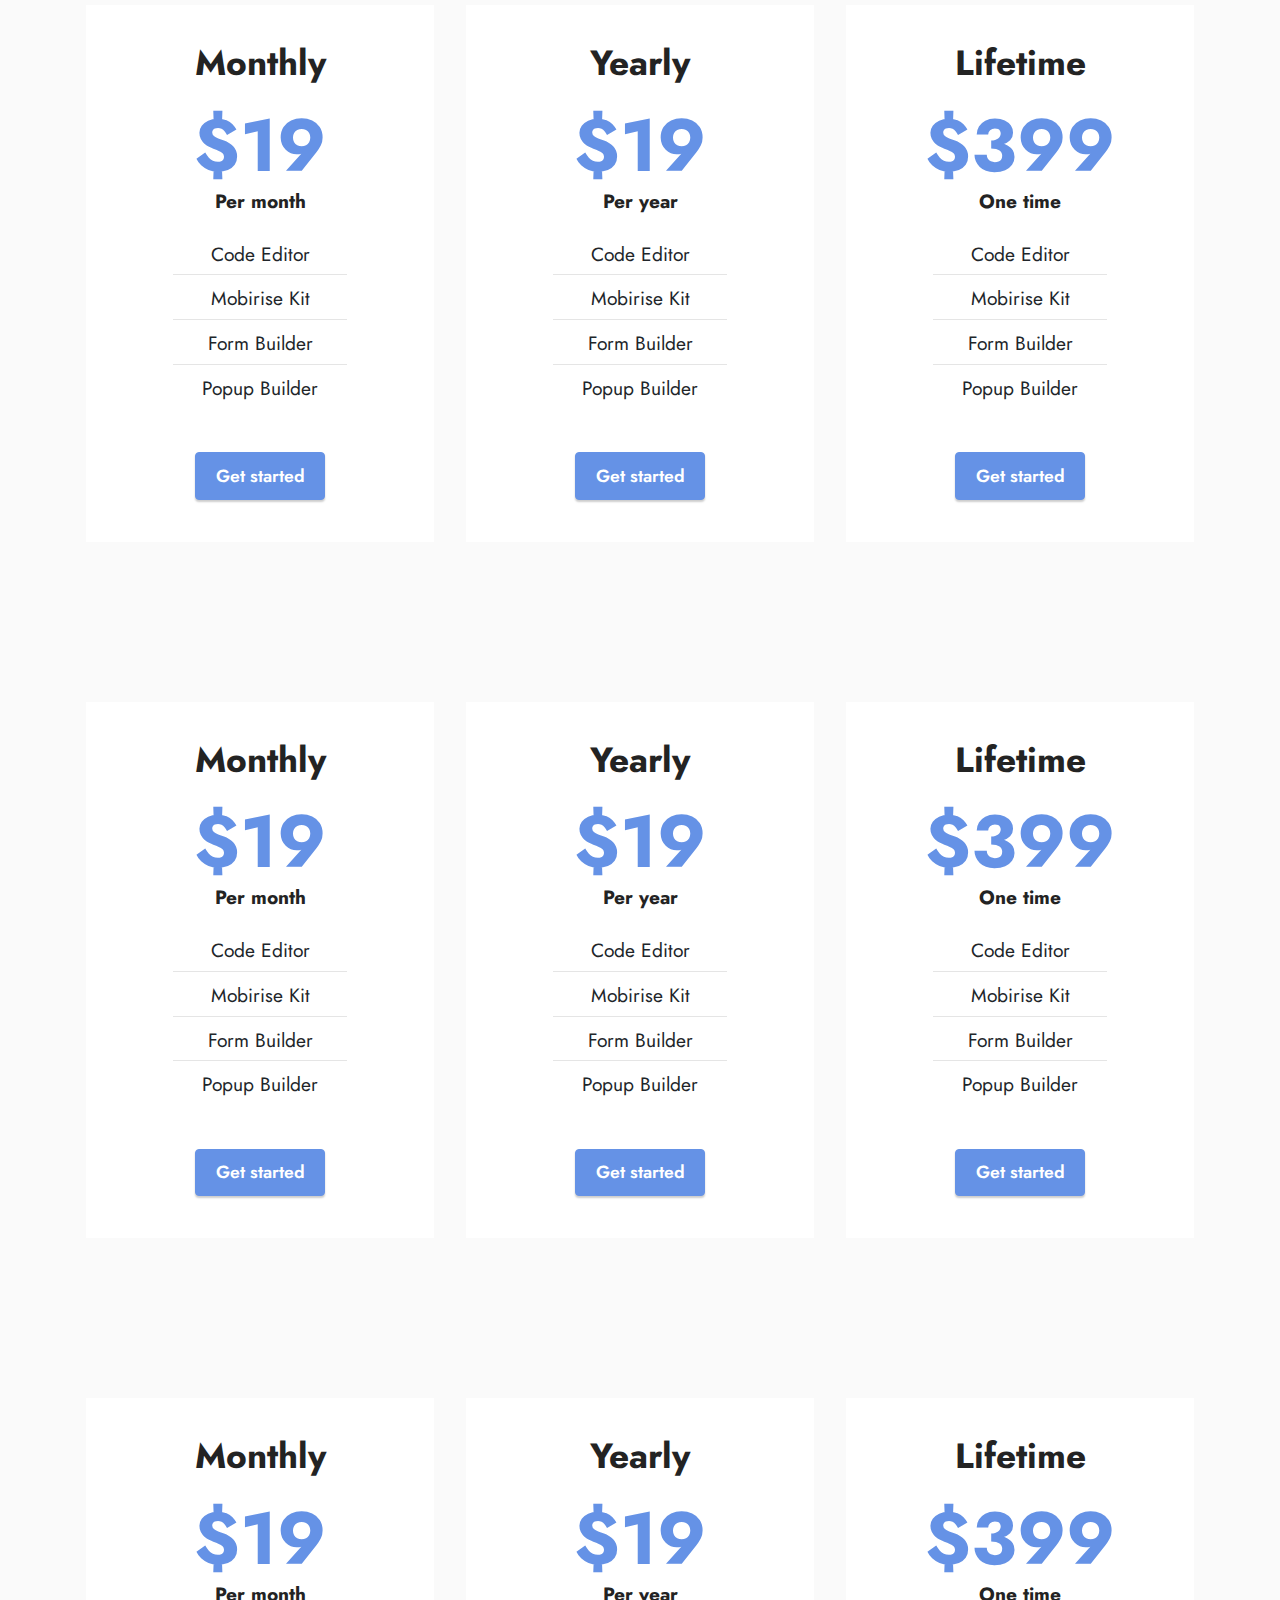
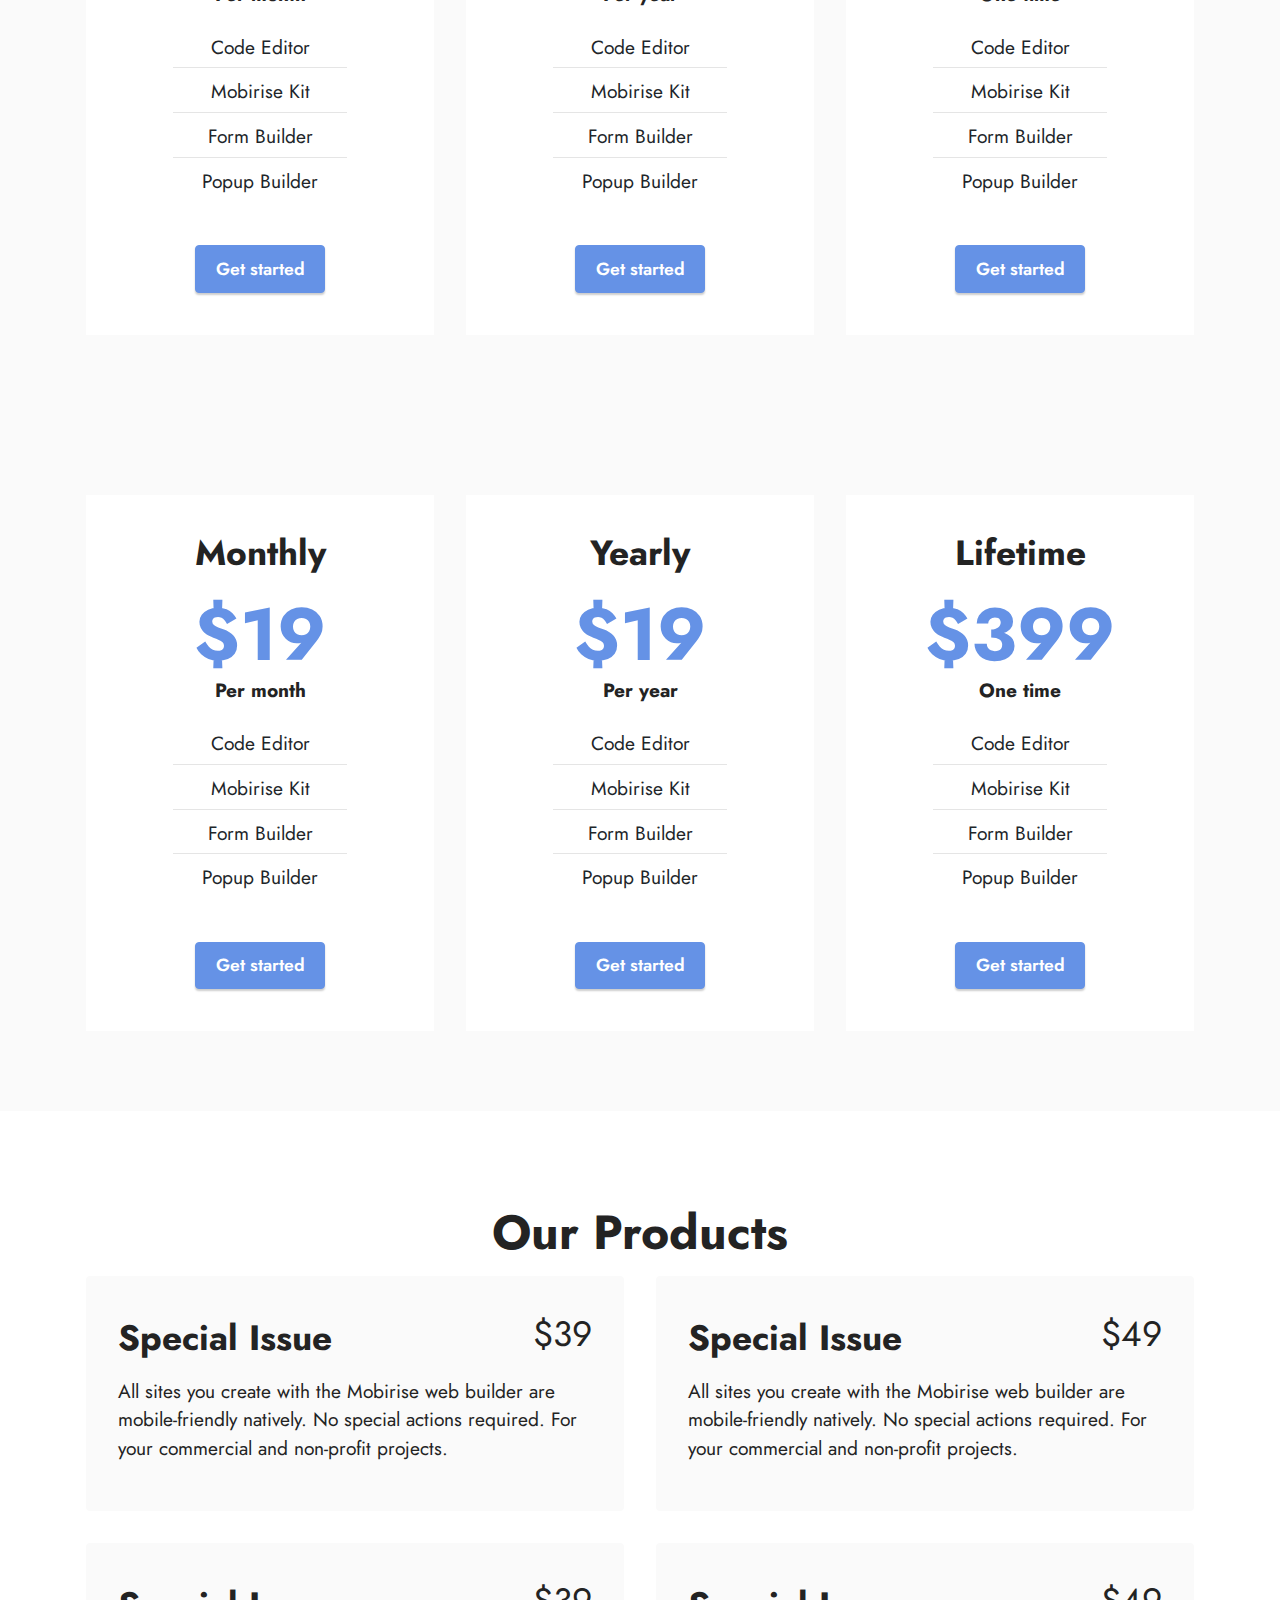
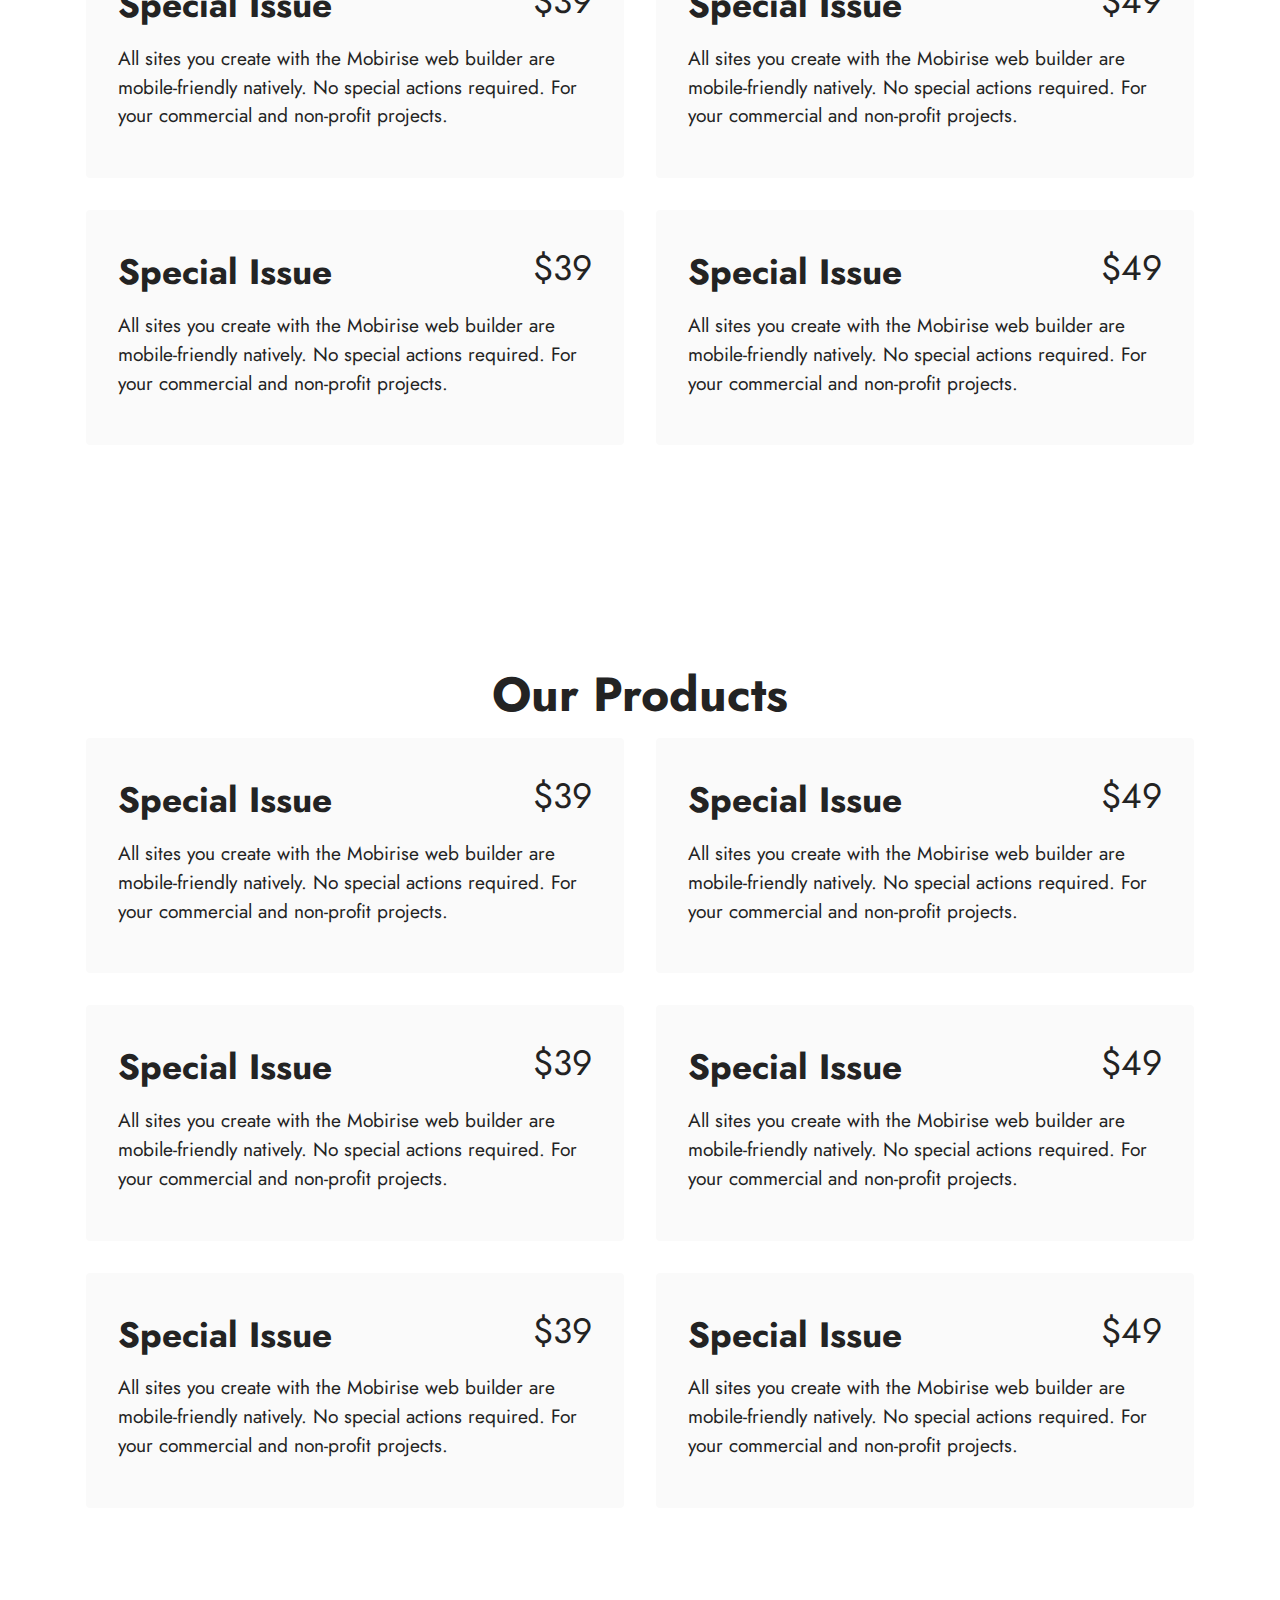
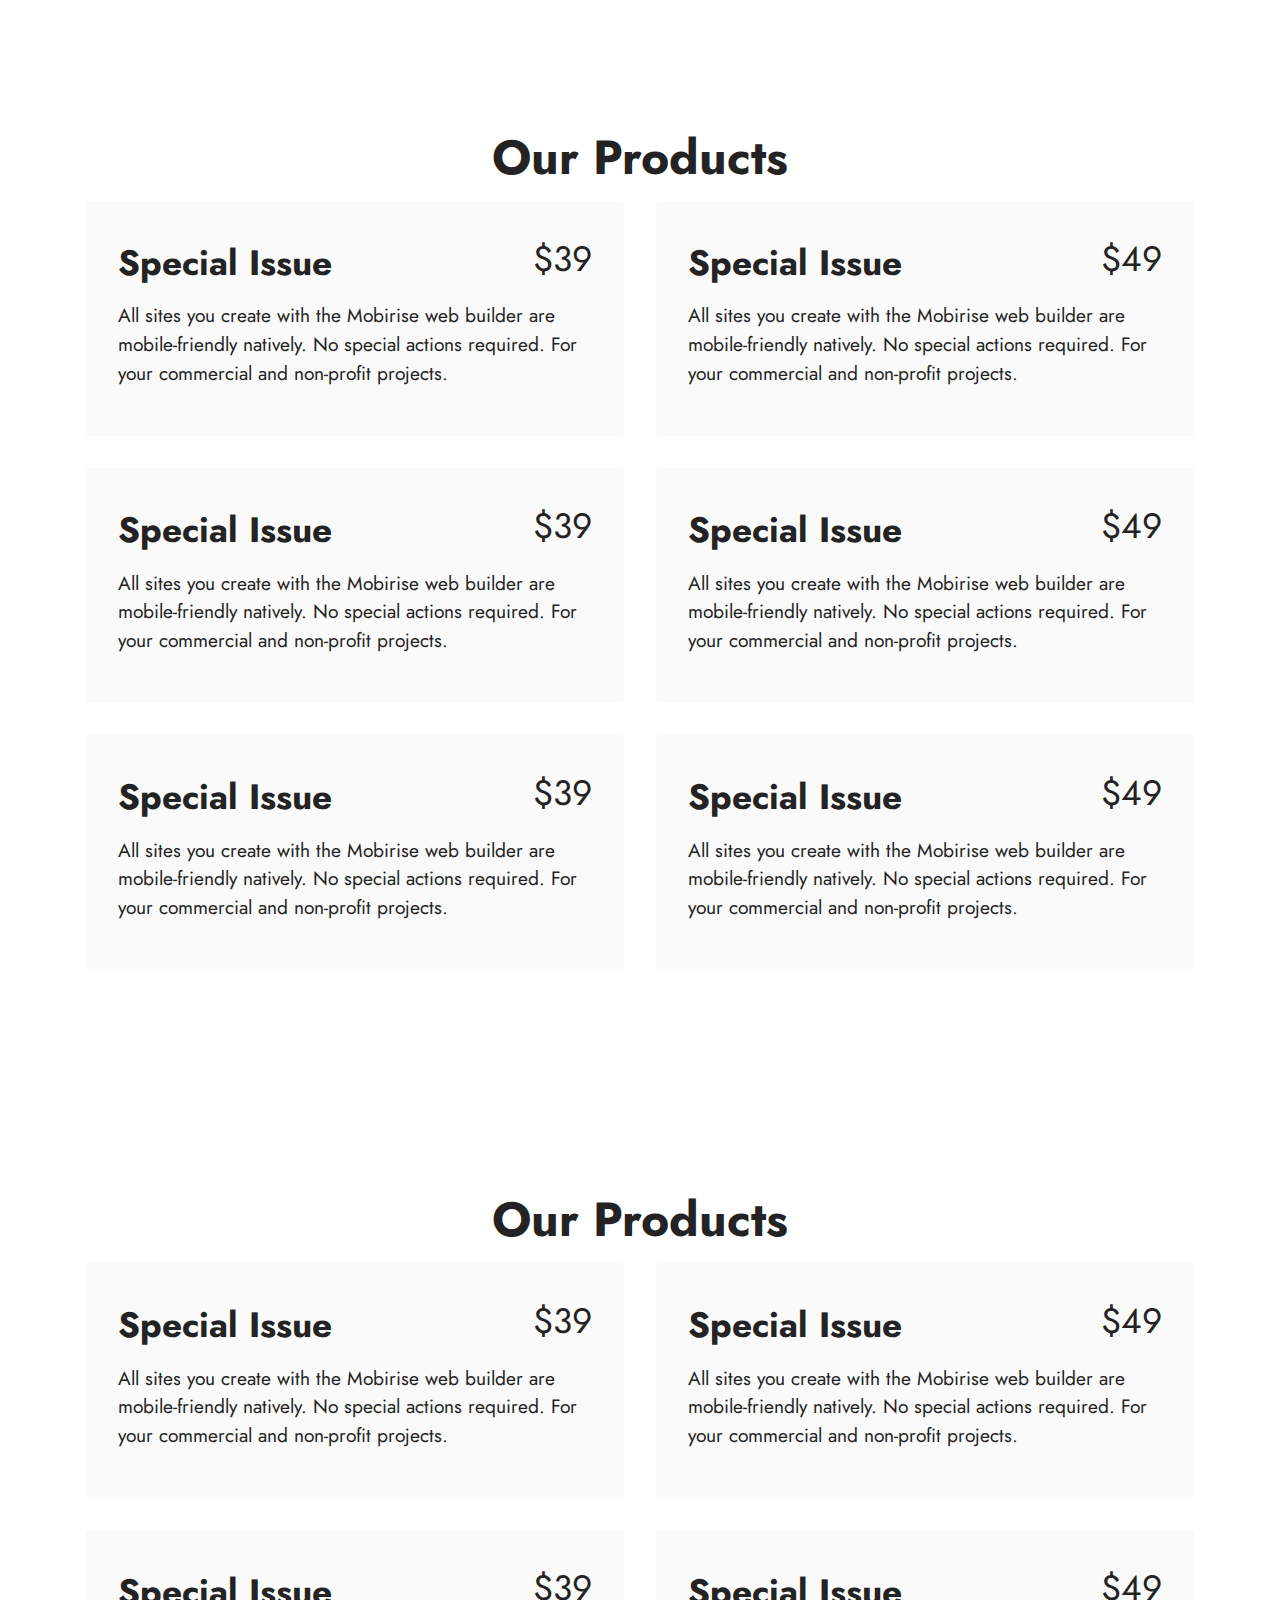
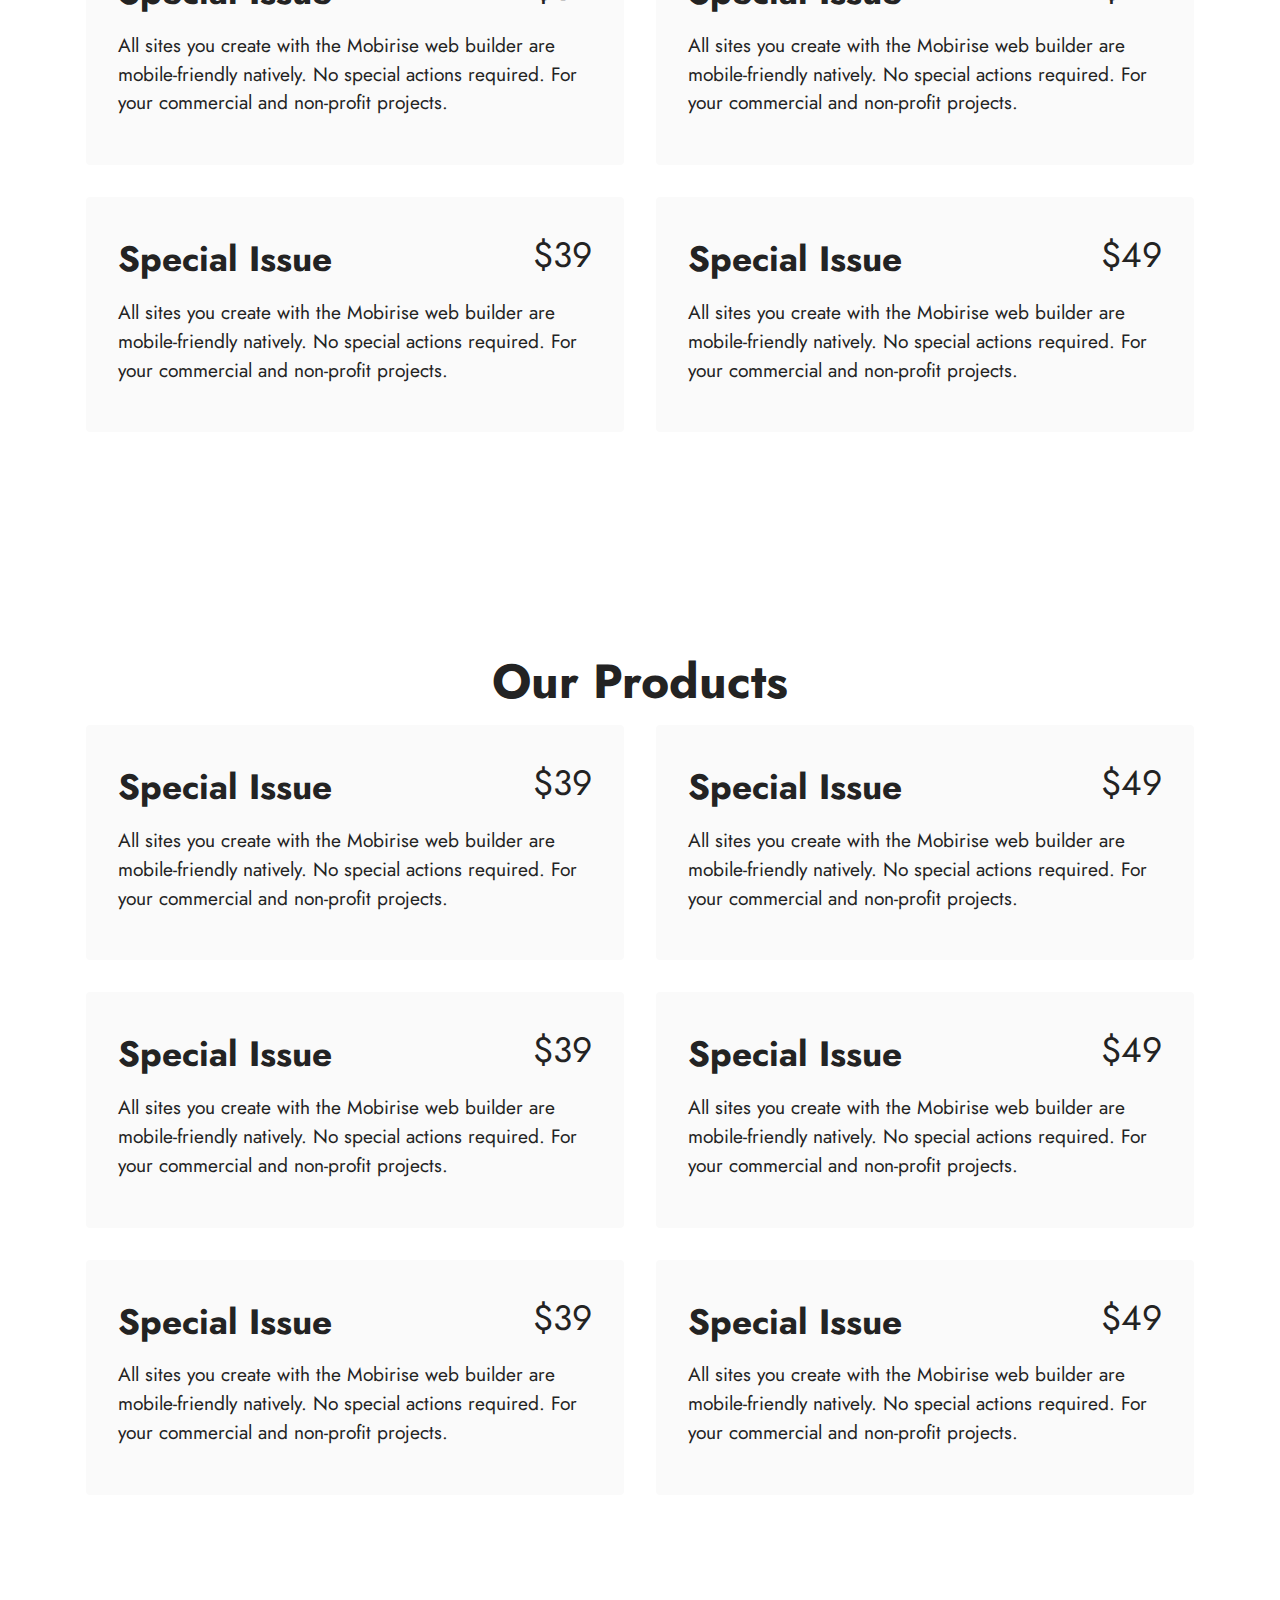
<file: page1.html>
<!DOCTYPE html>
<html  >
<head>
  <!-- Site made with Mobirise Website Builder v5.8.14, https://mobirise.com -->
  <meta charset="UTF-8">
  <meta http-equiv="X-UA-Compatible" content="IE=edge">
  <meta name="generator" content="Mobirise v5.8.14, mobirise.com">
  <meta name="viewport" content="width=device-width, initial-scale=1, minimum-scale=1">
  <link rel="shortcut icon" href="assets/images/oip-76x76.jpg" type="image/x-icon">
  <meta name="description" content="">
  
  
  <title>Page 1</title>
  <link rel="stylesheet" href="assets/bootstrap/css/bootstrap.min.css">
  <link rel="stylesheet" href="assets/bootstrap/css/bootstrap-grid.min.css">
  <link rel="stylesheet" href="assets/bootstrap/css/bootstrap-reboot.min.css">
  <link rel="stylesheet" href="assets/dropdown/css/style.css">
  <link rel="stylesheet" href="assets/socicon/css/styles.css">
  <link rel="stylesheet" href="assets/theme/css/style.css">
  <link rel="preload" href="https://fonts.googleapis.com/css?family=Jost:100,200,300,400,500,600,700,800,900,100i,200i,300i,400i,500i,600i,700i,800i,900i&display=swap" as="style" onload="this.onload=null;this.rel='stylesheet'">
  <noscript><link rel="stylesheet" href="https://fonts.googleapis.com/css?family=Jost:100,200,300,400,500,600,700,800,900,100i,200i,300i,400i,500i,600i,700i,800i,900i&display=swap"></noscript>
  <link rel="preload" as="style" href="assets/mobirise/css/mbr-additional.css"><link rel="stylesheet" href="assets/mobirise/css/mbr-additional.css" type="text/css">

  
  
  
</head>
<body>
  
  <section data-bs-version="5.1" class="menu cid-s48OLK6784" once="menu" id="menu1-1k">
    
    <nav class="navbar navbar-dropdown navbar-fixed-top navbar-expand-lg">
        <div class="container">
            <div class="navbar-brand">
                <span class="navbar-logo">
                    <a href="https://mobiri.se">
                        <img src="assets/images/oip-76x76.jpg" alt="Mobirise Website Builder" style="height: 3.8rem;">
                    </a>
                </span>
                <span class="navbar-caption-wrap"><a class="navbar-caption text-black display-7" href="https://mobiri.se">www.betabox.pl</a></span>
            </div>
            <button class="navbar-toggler" type="button" data-toggle="collapse" data-bs-toggle="collapse" data-target="#navbarSupportedContent" data-bs-target="#navbarSupportedContent" aria-controls="navbarNavAltMarkup" aria-expanded="false" aria-label="Toggle navigation">
                <div class="hamburger">
                    <span></span>
                    <span></span>
                    <span></span>
                    <span></span>
                </div>
            </button>
            <div class="collapse navbar-collapse" id="navbarSupportedContent">
                <ul class="navbar-nav nav-dropdown nav-right" data-app-modern-menu="true"><li class="nav-item"><a class="nav-link link text-black display-4" href="https://mobirise.com">tu znajdziesz serwery na których obsługłuiemy</a></li></ul>
                
                
            </div>
        </div>
    </nav>

</section>

<section data-bs-version="5.1" class="header1 cid-tIoNNEJqN7 mbr-fullscreen" id="header1-1m">

    

    
    <div class="mbr-overlay" style="opacity: 0.2; background-color: rgb(250, 250, 250);"></div>

    <div class="container">
        <div class="row">
            <div class="col-12 col-lg-5">
                <h1 class="mbr-section-title mbr-fonts-style mb-3 display-1">Betabox</h1>
                
                <p class="mbr-text mbr-fonts-style display-7"></p>
                <div class="mbr-section-btn mt-3"><a class="btn btn-secondary display-4" href="https://mobiri.se">kliknij by przejśc dalej</a></div>
            </div>
        </div>
    </div>
</section>

<section data-bs-version="5.1" class="pricing2 cid-tIoOmCRTYs" id="pricing2-1n">
    

    
    
    <div class="container">
        <div class="row justify-content-center">
            <div class="col-12 col-md-6 align-center col-lg-4">
                <div class="plan">
                    <div class="plan-header">
                        <h6 class="plan-title mbr-fonts-style mb-3 display-5">
                            <strong>Monthly</strong>
                        </h6>
                        <div class="plan-price">
                            <p class="price mbr-fonts-style m-0 display-1"><strong>$19</strong></p>
                            <p class="price-term mbr-fonts-style mb-3 display-7"><strong>Per month</strong>
                            </p>
                        </div>
                    </div>
                    <div class="plan-body">
                        <div class="plan-list mb-4">
                            <ul class="list-group mbr-fonts-style list-group-flush display-7">
                                <li class="list-group-item">Code Editor
                                </li><li class="list-group-item">Mobirise Kit
                                </li><li class="list-group-item">Form Builder
                                </li><li class="list-group-item">Popup Builder</li>
                            </ul>
                        </div>
                        <div class="mbr-section-btn text-center">
                            <a href="https://mobiri.se" class="btn btn-primary display-4">Get started</a>
                        </div>
                    </div>
                </div>
            </div>
            <div class="col-12 col-md-6 align-center col-lg-4">
                <div class="plan">
                    <div class="plan-header">
                        <h6 class="plan-title mbr-fonts-style mb-3 display-5">
                            <strong>Yearly</strong>
                        </h6>
                        <div class="plan-price">
                            <p class="price mbr-fonts-style m-0 display-1"><strong>$19</strong></p>
                            <p class="price-term mbr-fonts-style mb-3 display-7"><strong>Per year</strong>
                            </p>
                        </div>
                    </div>
                    <div class="plan-body">
                        <div class="plan-list mb-4">
                            <ul class="list-group mbr-fonts-style list-group-flush display-7">
                                <li class="list-group-item">Code Editor
                                </li><li class="list-group-item">Mobirise Kit
                                </li><li class="list-group-item">Form Builder
                                </li><li class="list-group-item">Popup Builder</li>
                            </ul>
                        </div>
                        <div class="mbr-section-btn text-center">
                            <a href="https://mobiri.se" class="btn btn-primary display-4">Get started</a>
                        </div>
                    </div>
                </div>
            </div>
            <div class="col-12 col-md-6 align-center col-lg-4">
                <div class="plan">
                    <div class="plan-header">
                        <h6 class="plan-title mbr-fonts-style mb-3 display-5">
                            <strong>Lifetime</strong>
                        </h6>
                        <div class="plan-price">
                            <p class="price mbr-fonts-style m-0 display-1"><strong>$399</strong></p>
                            <p class="price-term mbr-fonts-style mb-3 display-7"><strong>One time</strong>
                            </p>
                        </div>
                    </div>
                    <div class="plan-body">
                        <div class="plan-list mb-4">
                            <ul class="list-group mbr-fonts-style list-group-flush display-7">
                                <li class="list-group-item">Code Editor
                                </li><li class="list-group-item">Mobirise Kit
                                </li><li class="list-group-item">Form Builder
                                </li><li class="list-group-item">Popup Builder</li>
                            </ul>
                        </div>
                        <div class="mbr-section-btn text-center">
                            <a href="https://mobiri.se" class="btn btn-primary display-4">Get started</a>
                        </div>
                    </div>
                </div>
            </div>
            
        </div>
    </div>
</section>

<section data-bs-version="5.1" class="pricing2 cid-tIoOmRpb7q" id="pricing2-1o">
    

    
    
    <div class="container">
        <div class="row justify-content-center">
            <div class="col-12 col-md-6 align-center col-lg-4">
                <div class="plan">
                    <div class="plan-header">
                        <h6 class="plan-title mbr-fonts-style mb-3 display-5">
                            <strong>Monthly</strong>
                        </h6>
                        <div class="plan-price">
                            <p class="price mbr-fonts-style m-0 display-1"><strong>$19</strong></p>
                            <p class="price-term mbr-fonts-style mb-3 display-7"><strong>Per month</strong>
                            </p>
                        </div>
                    </div>
                    <div class="plan-body">
                        <div class="plan-list mb-4">
                            <ul class="list-group mbr-fonts-style list-group-flush display-7">
                                <li class="list-group-item">Code Editor
                                </li><li class="list-group-item">Mobirise Kit
                                </li><li class="list-group-item">Form Builder
                                </li><li class="list-group-item">Popup Builder</li>
                            </ul>
                        </div>
                        <div class="mbr-section-btn text-center">
                            <a href="https://mobiri.se" class="btn btn-primary display-4">Get started</a>
                        </div>
                    </div>
                </div>
            </div>
            <div class="col-12 col-md-6 align-center col-lg-4">
                <div class="plan">
                    <div class="plan-header">
                        <h6 class="plan-title mbr-fonts-style mb-3 display-5">
                            <strong>Yearly</strong>
                        </h6>
                        <div class="plan-price">
                            <p class="price mbr-fonts-style m-0 display-1"><strong>$19</strong></p>
                            <p class="price-term mbr-fonts-style mb-3 display-7"><strong>Per year</strong>
                            </p>
                        </div>
                    </div>
                    <div class="plan-body">
                        <div class="plan-list mb-4">
                            <ul class="list-group mbr-fonts-style list-group-flush display-7">
                                <li class="list-group-item">Code Editor
                                </li><li class="list-group-item">Mobirise Kit
                                </li><li class="list-group-item">Form Builder
                                </li><li class="list-group-item">Popup Builder</li>
                            </ul>
                        </div>
                        <div class="mbr-section-btn text-center">
                            <a href="https://mobiri.se" class="btn btn-primary display-4">Get started</a>
                        </div>
                    </div>
                </div>
            </div>
            <div class="col-12 col-md-6 align-center col-lg-4">
                <div class="plan">
                    <div class="plan-header">
                        <h6 class="plan-title mbr-fonts-style mb-3 display-5">
                            <strong>Lifetime</strong>
                        </h6>
                        <div class="plan-price">
                            <p class="price mbr-fonts-style m-0 display-1"><strong>$399</strong></p>
                            <p class="price-term mbr-fonts-style mb-3 display-7"><strong>One time</strong>
                            </p>
                        </div>
                    </div>
                    <div class="plan-body">
                        <div class="plan-list mb-4">
                            <ul class="list-group mbr-fonts-style list-group-flush display-7">
                                <li class="list-group-item">Code Editor
                                </li><li class="list-group-item">Mobirise Kit
                                </li><li class="list-group-item">Form Builder
                                </li><li class="list-group-item">Popup Builder</li>
                            </ul>
                        </div>
                        <div class="mbr-section-btn text-center">
                            <a href="https://mobiri.se" class="btn btn-primary display-4">Get started</a>
                        </div>
                    </div>
                </div>
            </div>
            
        </div>
    </div>
</section>

<section data-bs-version="5.1" class="pricing2 cid-tIoOn4yrEe" id="pricing2-1p">
    

    
    
    <div class="container">
        <div class="row justify-content-center">
            <div class="col-12 col-md-6 align-center col-lg-4">
                <div class="plan">
                    <div class="plan-header">
                        <h6 class="plan-title mbr-fonts-style mb-3 display-5">
                            <strong>Monthly</strong>
                        </h6>
                        <div class="plan-price">
                            <p class="price mbr-fonts-style m-0 display-1"><strong>$19</strong></p>
                            <p class="price-term mbr-fonts-style mb-3 display-7"><strong>Per month</strong>
                            </p>
                        </div>
                    </div>
                    <div class="plan-body">
                        <div class="plan-list mb-4">
                            <ul class="list-group mbr-fonts-style list-group-flush display-7">
                                <li class="list-group-item">Code Editor
                                </li><li class="list-group-item">Mobirise Kit
                                </li><li class="list-group-item">Form Builder
                                </li><li class="list-group-item">Popup Builder</li>
                            </ul>
                        </div>
                        <div class="mbr-section-btn text-center">
                            <a href="https://mobiri.se" class="btn btn-primary display-4">Get started</a>
                        </div>
                    </div>
                </div>
            </div>
            <div class="col-12 col-md-6 align-center col-lg-4">
                <div class="plan">
                    <div class="plan-header">
                        <h6 class="plan-title mbr-fonts-style mb-3 display-5">
                            <strong>Yearly</strong>
                        </h6>
                        <div class="plan-price">
                            <p class="price mbr-fonts-style m-0 display-1"><strong>$19</strong></p>
                            <p class="price-term mbr-fonts-style mb-3 display-7"><strong>Per year</strong>
                            </p>
                        </div>
                    </div>
                    <div class="plan-body">
                        <div class="plan-list mb-4">
                            <ul class="list-group mbr-fonts-style list-group-flush display-7">
                                <li class="list-group-item">Code Editor
                                </li><li class="list-group-item">Mobirise Kit
                                </li><li class="list-group-item">Form Builder
                                </li><li class="list-group-item">Popup Builder</li>
                            </ul>
                        </div>
                        <div class="mbr-section-btn text-center">
                            <a href="https://mobiri.se" class="btn btn-primary display-4">Get started</a>
                        </div>
                    </div>
                </div>
            </div>
            <div class="col-12 col-md-6 align-center col-lg-4">
                <div class="plan">
                    <div class="plan-header">
                        <h6 class="plan-title mbr-fonts-style mb-3 display-5">
                            <strong>Lifetime</strong>
                        </h6>
                        <div class="plan-price">
                            <p class="price mbr-fonts-style m-0 display-1"><strong>$399</strong></p>
                            <p class="price-term mbr-fonts-style mb-3 display-7"><strong>One time</strong>
                            </p>
                        </div>
                    </div>
                    <div class="plan-body">
                        <div class="plan-list mb-4">
                            <ul class="list-group mbr-fonts-style list-group-flush display-7">
                                <li class="list-group-item">Code Editor
                                </li><li class="list-group-item">Mobirise Kit
                                </li><li class="list-group-item">Form Builder
                                </li><li class="list-group-item">Popup Builder</li>
                            </ul>
                        </div>
                        <div class="mbr-section-btn text-center">
                            <a href="https://mobiri.se" class="btn btn-primary display-4">Get started</a>
                        </div>
                    </div>
                </div>
            </div>
            
        </div>
    </div>
</section>

<section data-bs-version="5.1" class="pricing2 cid-tIoOnaA0ux" id="pricing2-1q">
    

    
    
    <div class="container">
        <div class="row justify-content-center">
            <div class="col-12 col-md-6 align-center col-lg-4">
                <div class="plan">
                    <div class="plan-header">
                        <h6 class="plan-title mbr-fonts-style mb-3 display-5">
                            <strong>Monthly</strong>
                        </h6>
                        <div class="plan-price">
                            <p class="price mbr-fonts-style m-0 display-1"><strong>$19</strong></p>
                            <p class="price-term mbr-fonts-style mb-3 display-7"><strong>Per month</strong>
                            </p>
                        </div>
                    </div>
                    <div class="plan-body">
                        <div class="plan-list mb-4">
                            <ul class="list-group mbr-fonts-style list-group-flush display-7">
                                <li class="list-group-item">Code Editor
                                </li><li class="list-group-item">Mobirise Kit
                                </li><li class="list-group-item">Form Builder
                                </li><li class="list-group-item">Popup Builder</li>
                            </ul>
                        </div>
                        <div class="mbr-section-btn text-center">
                            <a href="https://mobiri.se" class="btn btn-primary display-4">Get started</a>
                        </div>
                    </div>
                </div>
            </div>
            <div class="col-12 col-md-6 align-center col-lg-4">
                <div class="plan">
                    <div class="plan-header">
                        <h6 class="plan-title mbr-fonts-style mb-3 display-5">
                            <strong>Yearly</strong>
                        </h6>
                        <div class="plan-price">
                            <p class="price mbr-fonts-style m-0 display-1"><strong>$19</strong></p>
                            <p class="price-term mbr-fonts-style mb-3 display-7"><strong>Per year</strong>
                            </p>
                        </div>
                    </div>
                    <div class="plan-body">
                        <div class="plan-list mb-4">
                            <ul class="list-group mbr-fonts-style list-group-flush display-7">
                                <li class="list-group-item">Code Editor
                                </li><li class="list-group-item">Mobirise Kit
                                </li><li class="list-group-item">Form Builder
                                </li><li class="list-group-item">Popup Builder</li>
                            </ul>
                        </div>
                        <div class="mbr-section-btn text-center">
                            <a href="https://mobiri.se" class="btn btn-primary display-4">Get started</a>
                        </div>
                    </div>
                </div>
            </div>
            <div class="col-12 col-md-6 align-center col-lg-4">
                <div class="plan">
                    <div class="plan-header">
                        <h6 class="plan-title mbr-fonts-style mb-3 display-5">
                            <strong>Lifetime</strong>
                        </h6>
                        <div class="plan-price">
                            <p class="price mbr-fonts-style m-0 display-1"><strong>$399</strong></p>
                            <p class="price-term mbr-fonts-style mb-3 display-7"><strong>One time</strong>
                            </p>
                        </div>
                    </div>
                    <div class="plan-body">
                        <div class="plan-list mb-4">
                            <ul class="list-group mbr-fonts-style list-group-flush display-7">
                                <li class="list-group-item">Code Editor
                                </li><li class="list-group-item">Mobirise Kit
                                </li><li class="list-group-item">Form Builder
                                </li><li class="list-group-item">Popup Builder</li>
                            </ul>
                        </div>
                        <div class="mbr-section-btn text-center">
                            <a href="https://mobiri.se" class="btn btn-primary display-4">Get started</a>
                        </div>
                    </div>
                </div>
            </div>
            
        </div>
    </div>
</section>

<section data-bs-version="5.1" class="pricing2 cid-tIoOng5ndK" id="pricing2-1r">
    

    
    
    <div class="container">
        <div class="row justify-content-center">
            <div class="col-12 col-md-6 align-center col-lg-4">
                <div class="plan">
                    <div class="plan-header">
                        <h6 class="plan-title mbr-fonts-style mb-3 display-5">
                            <strong>Monthly</strong>
                        </h6>
                        <div class="plan-price">
                            <p class="price mbr-fonts-style m-0 display-1"><strong>$19</strong></p>
                            <p class="price-term mbr-fonts-style mb-3 display-7"><strong>Per month</strong>
                            </p>
                        </div>
                    </div>
                    <div class="plan-body">
                        <div class="plan-list mb-4">
                            <ul class="list-group mbr-fonts-style list-group-flush display-7">
                                <li class="list-group-item">Code Editor
                                </li><li class="list-group-item">Mobirise Kit
                                </li><li class="list-group-item">Form Builder
                                </li><li class="list-group-item">Popup Builder</li>
                            </ul>
                        </div>
                        <div class="mbr-section-btn text-center">
                            <a href="https://mobiri.se" class="btn btn-primary display-4">Get started</a>
                        </div>
                    </div>
                </div>
            </div>
            <div class="col-12 col-md-6 align-center col-lg-4">
                <div class="plan">
                    <div class="plan-header">
                        <h6 class="plan-title mbr-fonts-style mb-3 display-5">
                            <strong>Yearly</strong>
                        </h6>
                        <div class="plan-price">
                            <p class="price mbr-fonts-style m-0 display-1"><strong>$19</strong></p>
                            <p class="price-term mbr-fonts-style mb-3 display-7"><strong>Per year</strong>
                            </p>
                        </div>
                    </div>
                    <div class="plan-body">
                        <div class="plan-list mb-4">
                            <ul class="list-group mbr-fonts-style list-group-flush display-7">
                                <li class="list-group-item">Code Editor
                                </li><li class="list-group-item">Mobirise Kit
                                </li><li class="list-group-item">Form Builder
                                </li><li class="list-group-item">Popup Builder</li>
                            </ul>
                        </div>
                        <div class="mbr-section-btn text-center">
                            <a href="https://mobiri.se" class="btn btn-primary display-4">Get started</a>
                        </div>
                    </div>
                </div>
            </div>
            <div class="col-12 col-md-6 align-center col-lg-4">
                <div class="plan">
                    <div class="plan-header">
                        <h6 class="plan-title mbr-fonts-style mb-3 display-5">
                            <strong>Lifetime</strong>
                        </h6>
                        <div class="plan-price">
                            <p class="price mbr-fonts-style m-0 display-1"><strong>$399</strong></p>
                            <p class="price-term mbr-fonts-style mb-3 display-7"><strong>One time</strong>
                            </p>
                        </div>
                    </div>
                    <div class="plan-body">
                        <div class="plan-list mb-4">
                            <ul class="list-group mbr-fonts-style list-group-flush display-7">
                                <li class="list-group-item">Code Editor
                                </li><li class="list-group-item">Mobirise Kit
                                </li><li class="list-group-item">Form Builder
                                </li><li class="list-group-item">Popup Builder</li>
                            </ul>
                        </div>
                        <div class="mbr-section-btn text-center">
                            <a href="https://mobiri.se" class="btn btn-primary display-4">Get started</a>
                        </div>
                    </div>
                </div>
            </div>
            
        </div>
    </div>
</section>

<section data-bs-version="5.1" class="pricing2 cid-tIoOnlgU4i" id="pricing2-1s">
    

    
    
    <div class="container">
        <div class="row justify-content-center">
            <div class="col-12 col-md-6 align-center col-lg-4">
                <div class="plan">
                    <div class="plan-header">
                        <h6 class="plan-title mbr-fonts-style mb-3 display-5">
                            <strong>Monthly</strong>
                        </h6>
                        <div class="plan-price">
                            <p class="price mbr-fonts-style m-0 display-1"><strong>$19</strong></p>
                            <p class="price-term mbr-fonts-style mb-3 display-7"><strong>Per month</strong>
                            </p>
                        </div>
                    </div>
                    <div class="plan-body">
                        <div class="plan-list mb-4">
                            <ul class="list-group mbr-fonts-style list-group-flush display-7">
                                <li class="list-group-item">Code Editor
                                </li><li class="list-group-item">Mobirise Kit
                                </li><li class="list-group-item">Form Builder
                                </li><li class="list-group-item">Popup Builder</li>
                            </ul>
                        </div>
                        <div class="mbr-section-btn text-center">
                            <a href="https://mobiri.se" class="btn btn-primary display-4">Get started</a>
                        </div>
                    </div>
                </div>
            </div>
            <div class="col-12 col-md-6 align-center col-lg-4">
                <div class="plan">
                    <div class="plan-header">
                        <h6 class="plan-title mbr-fonts-style mb-3 display-5">
                            <strong>Yearly</strong>
                        </h6>
                        <div class="plan-price">
                            <p class="price mbr-fonts-style m-0 display-1"><strong>$19</strong></p>
                            <p class="price-term mbr-fonts-style mb-3 display-7"><strong>Per year</strong>
                            </p>
                        </div>
                    </div>
                    <div class="plan-body">
                        <div class="plan-list mb-4">
                            <ul class="list-group mbr-fonts-style list-group-flush display-7">
                                <li class="list-group-item">Code Editor
                                </li><li class="list-group-item">Mobirise Kit
                                </li><li class="list-group-item">Form Builder
                                </li><li class="list-group-item">Popup Builder</li>
                            </ul>
                        </div>
                        <div class="mbr-section-btn text-center">
                            <a href="https://mobiri.se" class="btn btn-primary display-4">Get started</a>
                        </div>
                    </div>
                </div>
            </div>
            <div class="col-12 col-md-6 align-center col-lg-4">
                <div class="plan">
                    <div class="plan-header">
                        <h6 class="plan-title mbr-fonts-style mb-3 display-5">
                            <strong>Lifetime</strong>
                        </h6>
                        <div class="plan-price">
                            <p class="price mbr-fonts-style m-0 display-1"><strong>$399</strong></p>
                            <p class="price-term mbr-fonts-style mb-3 display-7"><strong>One time</strong>
                            </p>
                        </div>
                    </div>
                    <div class="plan-body">
                        <div class="plan-list mb-4">
                            <ul class="list-group mbr-fonts-style list-group-flush display-7">
                                <li class="list-group-item">Code Editor
                                </li><li class="list-group-item">Mobirise Kit
                                </li><li class="list-group-item">Form Builder
                                </li><li class="list-group-item">Popup Builder</li>
                            </ul>
                        </div>
                        <div class="mbr-section-btn text-center">
                            <a href="https://mobiri.se" class="btn btn-primary display-4">Get started</a>
                        </div>
                    </div>
                </div>
            </div>
            
        </div>
    </div>
</section>

<section data-bs-version="5.1" class="pricing2 cid-tIoOnpvksR" id="pricing2-1t">
    

    
    
    <div class="container">
        <div class="row justify-content-center">
            <div class="col-12 col-md-6 align-center col-lg-4">
                <div class="plan">
                    <div class="plan-header">
                        <h6 class="plan-title mbr-fonts-style mb-3 display-5">
                            <strong>Monthly</strong>
                        </h6>
                        <div class="plan-price">
                            <p class="price mbr-fonts-style m-0 display-1"><strong>$19</strong></p>
                            <p class="price-term mbr-fonts-style mb-3 display-7"><strong>Per month</strong>
                            </p>
                        </div>
                    </div>
                    <div class="plan-body">
                        <div class="plan-list mb-4">
                            <ul class="list-group mbr-fonts-style list-group-flush display-7">
                                <li class="list-group-item">Code Editor
                                </li><li class="list-group-item">Mobirise Kit
                                </li><li class="list-group-item">Form Builder
                                </li><li class="list-group-item">Popup Builder</li>
                            </ul>
                        </div>
                        <div class="mbr-section-btn text-center">
                            <a href="https://mobiri.se" class="btn btn-primary display-4">Get started</a>
                        </div>
                    </div>
                </div>
            </div>
            <div class="col-12 col-md-6 align-center col-lg-4">
                <div class="plan">
                    <div class="plan-header">
                        <h6 class="plan-title mbr-fonts-style mb-3 display-5">
                            <strong>Yearly</strong>
                        </h6>
                        <div class="plan-price">
                            <p class="price mbr-fonts-style m-0 display-1"><strong>$19</strong></p>
                            <p class="price-term mbr-fonts-style mb-3 display-7"><strong>Per year</strong>
                            </p>
                        </div>
                    </div>
                    <div class="plan-body">
                        <div class="plan-list mb-4">
                            <ul class="list-group mbr-fonts-style list-group-flush display-7">
                                <li class="list-group-item">Code Editor
                                </li><li class="list-group-item">Mobirise Kit
                                </li><li class="list-group-item">Form Builder
                                </li><li class="list-group-item">Popup Builder</li>
                            </ul>
                        </div>
                        <div class="mbr-section-btn text-center">
                            <a href="https://mobiri.se" class="btn btn-primary display-4">Get started</a>
                        </div>
                    </div>
                </div>
            </div>
            <div class="col-12 col-md-6 align-center col-lg-4">
                <div class="plan">
                    <div class="plan-header">
                        <h6 class="plan-title mbr-fonts-style mb-3 display-5">
                            <strong>Lifetime</strong>
                        </h6>
                        <div class="plan-price">
                            <p class="price mbr-fonts-style m-0 display-1"><strong>$399</strong></p>
                            <p class="price-term mbr-fonts-style mb-3 display-7"><strong>One time</strong>
                            </p>
                        </div>
                    </div>
                    <div class="plan-body">
                        <div class="plan-list mb-4">
                            <ul class="list-group mbr-fonts-style list-group-flush display-7">
                                <li class="list-group-item">Code Editor
                                </li><li class="list-group-item">Mobirise Kit
                                </li><li class="list-group-item">Form Builder
                                </li><li class="list-group-item">Popup Builder</li>
                            </ul>
                        </div>
                        <div class="mbr-section-btn text-center">
                            <a href="https://mobiri.se" class="btn btn-primary display-4">Get started</a>
                        </div>
                    </div>
                </div>
            </div>
            
        </div>
    </div>
</section>

<section data-bs-version="5.1" class="pricing2 cid-tIoOnuT2EU" id="pricing2-1u">
    

    
    
    <div class="container">
        <div class="row justify-content-center">
            <div class="col-12 col-md-6 align-center col-lg-4">
                <div class="plan">
                    <div class="plan-header">
                        <h6 class="plan-title mbr-fonts-style mb-3 display-5">
                            <strong>Monthly</strong>
                        </h6>
                        <div class="plan-price">
                            <p class="price mbr-fonts-style m-0 display-1"><strong>$19</strong></p>
                            <p class="price-term mbr-fonts-style mb-3 display-7"><strong>Per month</strong>
                            </p>
                        </div>
                    </div>
                    <div class="plan-body">
                        <div class="plan-list mb-4">
                            <ul class="list-group mbr-fonts-style list-group-flush display-7">
                                <li class="list-group-item">Code Editor
                                </li><li class="list-group-item">Mobirise Kit
                                </li><li class="list-group-item">Form Builder
                                </li><li class="list-group-item">Popup Builder</li>
                            </ul>
                        </div>
                        <div class="mbr-section-btn text-center">
                            <a href="https://mobiri.se" class="btn btn-primary display-4">Get started</a>
                        </div>
                    </div>
                </div>
            </div>
            <div class="col-12 col-md-6 align-center col-lg-4">
                <div class="plan">
                    <div class="plan-header">
                        <h6 class="plan-title mbr-fonts-style mb-3 display-5">
                            <strong>Yearly</strong>
                        </h6>
                        <div class="plan-price">
                            <p class="price mbr-fonts-style m-0 display-1"><strong>$19</strong></p>
                            <p class="price-term mbr-fonts-style mb-3 display-7"><strong>Per year</strong>
                            </p>
                        </div>
                    </div>
                    <div class="plan-body">
                        <div class="plan-list mb-4">
                            <ul class="list-group mbr-fonts-style list-group-flush display-7">
                                <li class="list-group-item">Code Editor
                                </li><li class="list-group-item">Mobirise Kit
                                </li><li class="list-group-item">Form Builder
                                </li><li class="list-group-item">Popup Builder</li>
                            </ul>
                        </div>
                        <div class="mbr-section-btn text-center">
                            <a href="https://mobiri.se" class="btn btn-primary display-4">Get started</a>
                        </div>
                    </div>
                </div>
            </div>
            <div class="col-12 col-md-6 align-center col-lg-4">
                <div class="plan">
                    <div class="plan-header">
                        <h6 class="plan-title mbr-fonts-style mb-3 display-5">
                            <strong>Lifetime</strong>
                        </h6>
                        <div class="plan-price">
                            <p class="price mbr-fonts-style m-0 display-1"><strong>$399</strong></p>
                            <p class="price-term mbr-fonts-style mb-3 display-7"><strong>One time</strong>
                            </p>
                        </div>
                    </div>
                    <div class="plan-body">
                        <div class="plan-list mb-4">
                            <ul class="list-group mbr-fonts-style list-group-flush display-7">
                                <li class="list-group-item">Code Editor
                                </li><li class="list-group-item">Mobirise Kit
                                </li><li class="list-group-item">Form Builder
                                </li><li class="list-group-item">Popup Builder</li>
                            </ul>
                        </div>
                        <div class="mbr-section-btn text-center">
                            <a href="https://mobiri.se" class="btn btn-primary display-4">Get started</a>
                        </div>
                    </div>
                </div>
            </div>
            
        </div>
    </div>
</section>

<section data-bs-version="5.1" class="pricing2 cid-tIoOnAGr5Y" id="pricing2-1v">
    

    
    
    <div class="container">
        <div class="row justify-content-center">
            <div class="col-12 col-md-6 align-center col-lg-4">
                <div class="plan">
                    <div class="plan-header">
                        <h6 class="plan-title mbr-fonts-style mb-3 display-5">
                            <strong>Monthly</strong>
                        </h6>
                        <div class="plan-price">
                            <p class="price mbr-fonts-style m-0 display-1"><strong>$19</strong></p>
                            <p class="price-term mbr-fonts-style mb-3 display-7"><strong>Per month</strong>
                            </p>
                        </div>
                    </div>
                    <div class="plan-body">
                        <div class="plan-list mb-4">
                            <ul class="list-group mbr-fonts-style list-group-flush display-7">
                                <li class="list-group-item">Code Editor
                                </li><li class="list-group-item">Mobirise Kit
                                </li><li class="list-group-item">Form Builder
                                </li><li class="list-group-item">Popup Builder</li>
                            </ul>
                        </div>
                        <div class="mbr-section-btn text-center">
                            <a href="https://mobiri.se" class="btn btn-primary display-4">Get started</a>
                        </div>
                    </div>
                </div>
            </div>
            <div class="col-12 col-md-6 align-center col-lg-4">
                <div class="plan">
                    <div class="plan-header">
                        <h6 class="plan-title mbr-fonts-style mb-3 display-5">
                            <strong>Yearly</strong>
                        </h6>
                        <div class="plan-price">
                            <p class="price mbr-fonts-style m-0 display-1"><strong>$19</strong></p>
                            <p class="price-term mbr-fonts-style mb-3 display-7"><strong>Per year</strong>
                            </p>
                        </div>
                    </div>
                    <div class="plan-body">
                        <div class="plan-list mb-4">
                            <ul class="list-group mbr-fonts-style list-group-flush display-7">
                                <li class="list-group-item">Code Editor
                                </li><li class="list-group-item">Mobirise Kit
                                </li><li class="list-group-item">Form Builder
                                </li><li class="list-group-item">Popup Builder</li>
                            </ul>
                        </div>
                        <div class="mbr-section-btn text-center">
                            <a href="https://mobiri.se" class="btn btn-primary display-4">Get started</a>
                        </div>
                    </div>
                </div>
            </div>
            <div class="col-12 col-md-6 align-center col-lg-4">
                <div class="plan">
                    <div class="plan-header">
                        <h6 class="plan-title mbr-fonts-style mb-3 display-5">
                            <strong>Lifetime</strong>
                        </h6>
                        <div class="plan-price">
                            <p class="price mbr-fonts-style m-0 display-1"><strong>$399</strong></p>
                            <p class="price-term mbr-fonts-style mb-3 display-7"><strong>One time</strong>
                            </p>
                        </div>
                    </div>
                    <div class="plan-body">
                        <div class="plan-list mb-4">
                            <ul class="list-group mbr-fonts-style list-group-flush display-7">
                                <li class="list-group-item">Code Editor
                                </li><li class="list-group-item">Mobirise Kit
                                </li><li class="list-group-item">Form Builder
                                </li><li class="list-group-item">Popup Builder</li>
                            </ul>
                        </div>
                        <div class="mbr-section-btn text-center">
                            <a href="https://mobiri.se" class="btn btn-primary display-4">Get started</a>
                        </div>
                    </div>
                </div>
            </div>
            
        </div>
    </div>
</section>

<section data-bs-version="5.1" class="pricing2 cid-tIoOnG9nEP" id="pricing2-1w">
    

    
    
    <div class="container">
        <div class="row justify-content-center">
            <div class="col-12 col-md-6 align-center col-lg-4">
                <div class="plan">
                    <div class="plan-header">
                        <h6 class="plan-title mbr-fonts-style mb-3 display-5">
                            <strong>Monthly</strong>
                        </h6>
                        <div class="plan-price">
                            <p class="price mbr-fonts-style m-0 display-1"><strong>$19</strong></p>
                            <p class="price-term mbr-fonts-style mb-3 display-7"><strong>Per month</strong>
                            </p>
                        </div>
                    </div>
                    <div class="plan-body">
                        <div class="plan-list mb-4">
                            <ul class="list-group mbr-fonts-style list-group-flush display-7">
                                <li class="list-group-item">Code Editor
                                </li><li class="list-group-item">Mobirise Kit
                                </li><li class="list-group-item">Form Builder
                                </li><li class="list-group-item">Popup Builder</li>
                            </ul>
                        </div>
                        <div class="mbr-section-btn text-center">
                            <a href="https://mobiri.se" class="btn btn-primary display-4">Get started</a>
                        </div>
                    </div>
                </div>
            </div>
            <div class="col-12 col-md-6 align-center col-lg-4">
                <div class="plan">
                    <div class="plan-header">
                        <h6 class="plan-title mbr-fonts-style mb-3 display-5">
                            <strong>Yearly</strong>
                        </h6>
                        <div class="plan-price">
                            <p class="price mbr-fonts-style m-0 display-1"><strong>$19</strong></p>
                            <p class="price-term mbr-fonts-style mb-3 display-7"><strong>Per year</strong>
                            </p>
                        </div>
                    </div>
                    <div class="plan-body">
                        <div class="plan-list mb-4">
                            <ul class="list-group mbr-fonts-style list-group-flush display-7">
                                <li class="list-group-item">Code Editor
                                </li><li class="list-group-item">Mobirise Kit
                                </li><li class="list-group-item">Form Builder
                                </li><li class="list-group-item">Popup Builder</li>
                            </ul>
                        </div>
                        <div class="mbr-section-btn text-center">
                            <a href="https://mobiri.se" class="btn btn-primary display-4">Get started</a>
                        </div>
                    </div>
                </div>
            </div>
            <div class="col-12 col-md-6 align-center col-lg-4">
                <div class="plan">
                    <div class="plan-header">
                        <h6 class="plan-title mbr-fonts-style mb-3 display-5">
                            <strong>Lifetime</strong>
                        </h6>
                        <div class="plan-price">
                            <p class="price mbr-fonts-style m-0 display-1"><strong>$399</strong></p>
                            <p class="price-term mbr-fonts-style mb-3 display-7"><strong>One time</strong>
                            </p>
                        </div>
                    </div>
                    <div class="plan-body">
                        <div class="plan-list mb-4">
                            <ul class="list-group mbr-fonts-style list-group-flush display-7">
                                <li class="list-group-item">Code Editor
                                </li><li class="list-group-item">Mobirise Kit
                                </li><li class="list-group-item">Form Builder
                                </li><li class="list-group-item">Popup Builder</li>
                            </ul>
                        </div>
                        <div class="mbr-section-btn text-center">
                            <a href="https://mobiri.se" class="btn btn-primary display-4">Get started</a>
                        </div>
                    </div>
                </div>
            </div>
            
        </div>
    </div>
</section>

<section data-bs-version="5.1" class="pricing2 cid-tIoOnKc0GV" id="pricing2-1x">
    

    
    
    <div class="container">
        <div class="row justify-content-center">
            <div class="col-12 col-md-6 align-center col-lg-4">
                <div class="plan">
                    <div class="plan-header">
                        <h6 class="plan-title mbr-fonts-style mb-3 display-5">
                            <strong>Monthly</strong>
                        </h6>
                        <div class="plan-price">
                            <p class="price mbr-fonts-style m-0 display-1"><strong>$19</strong></p>
                            <p class="price-term mbr-fonts-style mb-3 display-7"><strong>Per month</strong>
                            </p>
                        </div>
                    </div>
                    <div class="plan-body">
                        <div class="plan-list mb-4">
                            <ul class="list-group mbr-fonts-style list-group-flush display-7">
                                <li class="list-group-item">Code Editor
                                </li><li class="list-group-item">Mobirise Kit
                                </li><li class="list-group-item">Form Builder
                                </li><li class="list-group-item">Popup Builder</li>
                            </ul>
                        </div>
                        <div class="mbr-section-btn text-center">
                            <a href="https://mobiri.se" class="btn btn-primary display-4">Get started</a>
                        </div>
                    </div>
                </div>
            </div>
            <div class="col-12 col-md-6 align-center col-lg-4">
                <div class="plan">
                    <div class="plan-header">
                        <h6 class="plan-title mbr-fonts-style mb-3 display-5">
                            <strong>Yearly</strong>
                        </h6>
                        <div class="plan-price">
                            <p class="price mbr-fonts-style m-0 display-1"><strong>$19</strong></p>
                            <p class="price-term mbr-fonts-style mb-3 display-7"><strong>Per year</strong>
                            </p>
                        </div>
                    </div>
                    <div class="plan-body">
                        <div class="plan-list mb-4">
                            <ul class="list-group mbr-fonts-style list-group-flush display-7">
                                <li class="list-group-item">Code Editor
                                </li><li class="list-group-item">Mobirise Kit
                                </li><li class="list-group-item">Form Builder
                                </li><li class="list-group-item">Popup Builder</li>
                            </ul>
                        </div>
                        <div class="mbr-section-btn text-center">
                            <a href="https://mobiri.se" class="btn btn-primary display-4">Get started</a>
                        </div>
                    </div>
                </div>
            </div>
            <div class="col-12 col-md-6 align-center col-lg-4">
                <div class="plan">
                    <div class="plan-header">
                        <h6 class="plan-title mbr-fonts-style mb-3 display-5">
                            <strong>Lifetime</strong>
                        </h6>
                        <div class="plan-price">
                            <p class="price mbr-fonts-style m-0 display-1"><strong>$399</strong></p>
                            <p class="price-term mbr-fonts-style mb-3 display-7"><strong>One time</strong>
                            </p>
                        </div>
                    </div>
                    <div class="plan-body">
                        <div class="plan-list mb-4">
                            <ul class="list-group mbr-fonts-style list-group-flush display-7">
                                <li class="list-group-item">Code Editor
                                </li><li class="list-group-item">Mobirise Kit
                                </li><li class="list-group-item">Form Builder
                                </li><li class="list-group-item">Popup Builder</li>
                            </ul>
                        </div>
                        <div class="mbr-section-btn text-center">
                            <a href="https://mobiri.se" class="btn btn-primary display-4">Get started</a>
                        </div>
                    </div>
                </div>
            </div>
            
        </div>
    </div>
</section>

<section data-bs-version="5.1" class="pricing2 cid-tIoOnP0s3o" id="pricing2-1y">
    

    
    
    <div class="container">
        <div class="row justify-content-center">
            <div class="col-12 col-md-6 align-center col-lg-4">
                <div class="plan">
                    <div class="plan-header">
                        <h6 class="plan-title mbr-fonts-style mb-3 display-5">
                            <strong>Monthly</strong>
                        </h6>
                        <div class="plan-price">
                            <p class="price mbr-fonts-style m-0 display-1"><strong>$19</strong></p>
                            <p class="price-term mbr-fonts-style mb-3 display-7"><strong>Per month</strong>
                            </p>
                        </div>
                    </div>
                    <div class="plan-body">
                        <div class="plan-list mb-4">
                            <ul class="list-group mbr-fonts-style list-group-flush display-7">
                                <li class="list-group-item">Code Editor
                                </li><li class="list-group-item">Mobirise Kit
                                </li><li class="list-group-item">Form Builder
                                </li><li class="list-group-item">Popup Builder</li>
                            </ul>
                        </div>
                        <div class="mbr-section-btn text-center">
                            <a href="https://mobiri.se" class="btn btn-primary display-4">Get started</a>
                        </div>
                    </div>
                </div>
            </div>
            <div class="col-12 col-md-6 align-center col-lg-4">
                <div class="plan">
                    <div class="plan-header">
                        <h6 class="plan-title mbr-fonts-style mb-3 display-5">
                            <strong>Yearly</strong>
                        </h6>
                        <div class="plan-price">
                            <p class="price mbr-fonts-style m-0 display-1"><strong>$19</strong></p>
                            <p class="price-term mbr-fonts-style mb-3 display-7"><strong>Per year</strong>
                            </p>
                        </div>
                    </div>
                    <div class="plan-body">
                        <div class="plan-list mb-4">
                            <ul class="list-group mbr-fonts-style list-group-flush display-7">
                                <li class="list-group-item">Code Editor
                                </li><li class="list-group-item">Mobirise Kit
                                </li><li class="list-group-item">Form Builder
                                </li><li class="list-group-item">Popup Builder</li>
                            </ul>
                        </div>
                        <div class="mbr-section-btn text-center">
                            <a href="https://mobiri.se" class="btn btn-primary display-4">Get started</a>
                        </div>
                    </div>
                </div>
            </div>
            <div class="col-12 col-md-6 align-center col-lg-4">
                <div class="plan">
                    <div class="plan-header">
                        <h6 class="plan-title mbr-fonts-style mb-3 display-5">
                            <strong>Lifetime</strong>
                        </h6>
                        <div class="plan-price">
                            <p class="price mbr-fonts-style m-0 display-1"><strong>$399</strong></p>
                            <p class="price-term mbr-fonts-style mb-3 display-7"><strong>One time</strong>
                            </p>
                        </div>
                    </div>
                    <div class="plan-body">
                        <div class="plan-list mb-4">
                            <ul class="list-group mbr-fonts-style list-group-flush display-7">
                                <li class="list-group-item">Code Editor
                                </li><li class="list-group-item">Mobirise Kit
                                </li><li class="list-group-item">Form Builder
                                </li><li class="list-group-item">Popup Builder</li>
                            </ul>
                        </div>
                        <div class="mbr-section-btn text-center">
                            <a href="https://mobiri.se" class="btn btn-primary display-4">Get started</a>
                        </div>
                    </div>
                </div>
            </div>
            
        </div>
    </div>
</section>

<section data-bs-version="5.1" class="pricing2 cid-tIoOnUgETv" id="pricing2-1z">
    

    
    
    <div class="container">
        <div class="row justify-content-center">
            <div class="col-12 col-md-6 align-center col-lg-4">
                <div class="plan">
                    <div class="plan-header">
                        <h6 class="plan-title mbr-fonts-style mb-3 display-5">
                            <strong>Monthly</strong>
                        </h6>
                        <div class="plan-price">
                            <p class="price mbr-fonts-style m-0 display-1"><strong>$19</strong></p>
                            <p class="price-term mbr-fonts-style mb-3 display-7"><strong>Per month</strong>
                            </p>
                        </div>
                    </div>
                    <div class="plan-body">
                        <div class="plan-list mb-4">
                            <ul class="list-group mbr-fonts-style list-group-flush display-7">
                                <li class="list-group-item">Code Editor
                                </li><li class="list-group-item">Mobirise Kit
                                </li><li class="list-group-item">Form Builder
                                </li><li class="list-group-item">Popup Builder</li>
                            </ul>
                        </div>
                        <div class="mbr-section-btn text-center">
                            <a href="https://mobiri.se" class="btn btn-primary display-4">Get started</a>
                        </div>
                    </div>
                </div>
            </div>
            <div class="col-12 col-md-6 align-center col-lg-4">
                <div class="plan">
                    <div class="plan-header">
                        <h6 class="plan-title mbr-fonts-style mb-3 display-5">
                            <strong>Yearly</strong>
                        </h6>
                        <div class="plan-price">
                            <p class="price mbr-fonts-style m-0 display-1"><strong>$19</strong></p>
                            <p class="price-term mbr-fonts-style mb-3 display-7"><strong>Per year</strong>
                            </p>
                        </div>
                    </div>
                    <div class="plan-body">
                        <div class="plan-list mb-4">
                            <ul class="list-group mbr-fonts-style list-group-flush display-7">
                                <li class="list-group-item">Code Editor
                                </li><li class="list-group-item">Mobirise Kit
                                </li><li class="list-group-item">Form Builder
                                </li><li class="list-group-item">Popup Builder</li>
                            </ul>
                        </div>
                        <div class="mbr-section-btn text-center">
                            <a href="https://mobiri.se" class="btn btn-primary display-4">Get started</a>
                        </div>
                    </div>
                </div>
            </div>
            <div class="col-12 col-md-6 align-center col-lg-4">
                <div class="plan">
                    <div class="plan-header">
                        <h6 class="plan-title mbr-fonts-style mb-3 display-5">
                            <strong>Lifetime</strong>
                        </h6>
                        <div class="plan-price">
                            <p class="price mbr-fonts-style m-0 display-1"><strong>$399</strong></p>
                            <p class="price-term mbr-fonts-style mb-3 display-7"><strong>One time</strong>
                            </p>
                        </div>
                    </div>
                    <div class="plan-body">
                        <div class="plan-list mb-4">
                            <ul class="list-group mbr-fonts-style list-group-flush display-7">
                                <li class="list-group-item">Code Editor
                                </li><li class="list-group-item">Mobirise Kit
                                </li><li class="list-group-item">Form Builder
                                </li><li class="list-group-item">Popup Builder</li>
                            </ul>
                        </div>
                        <div class="mbr-section-btn text-center">
                            <a href="https://mobiri.se" class="btn btn-primary display-4">Get started</a>
                        </div>
                    </div>
                </div>
            </div>
            
        </div>
    </div>
</section>

<section data-bs-version="5.1" class="pricing2 cid-tIoOnZgbGr" id="pricing2-20">
    

    
    
    <div class="container">
        <div class="row justify-content-center">
            <div class="col-12 col-md-6 align-center col-lg-4">
                <div class="plan">
                    <div class="plan-header">
                        <h6 class="plan-title mbr-fonts-style mb-3 display-5">
                            <strong>Monthly</strong>
                        </h6>
                        <div class="plan-price">
                            <p class="price mbr-fonts-style m-0 display-1"><strong>$19</strong></p>
                            <p class="price-term mbr-fonts-style mb-3 display-7"><strong>Per month</strong>
                            </p>
                        </div>
                    </div>
                    <div class="plan-body">
                        <div class="plan-list mb-4">
                            <ul class="list-group mbr-fonts-style list-group-flush display-7">
                                <li class="list-group-item">Code Editor
                                </li><li class="list-group-item">Mobirise Kit
                                </li><li class="list-group-item">Form Builder
                                </li><li class="list-group-item">Popup Builder</li>
                            </ul>
                        </div>
                        <div class="mbr-section-btn text-center">
                            <a href="https://mobiri.se" class="btn btn-primary display-4">Get started</a>
                        </div>
                    </div>
                </div>
            </div>
            <div class="col-12 col-md-6 align-center col-lg-4">
                <div class="plan">
                    <div class="plan-header">
                        <h6 class="plan-title mbr-fonts-style mb-3 display-5">
                            <strong>Yearly</strong>
                        </h6>
                        <div class="plan-price">
                            <p class="price mbr-fonts-style m-0 display-1"><strong>$19</strong></p>
                            <p class="price-term mbr-fonts-style mb-3 display-7"><strong>Per year</strong>
                            </p>
                        </div>
                    </div>
                    <div class="plan-body">
                        <div class="plan-list mb-4">
                            <ul class="list-group mbr-fonts-style list-group-flush display-7">
                                <li class="list-group-item">Code Editor
                                </li><li class="list-group-item">Mobirise Kit
                                </li><li class="list-group-item">Form Builder
                                </li><li class="list-group-item">Popup Builder</li>
                            </ul>
                        </div>
                        <div class="mbr-section-btn text-center">
                            <a href="https://mobiri.se" class="btn btn-primary display-4">Get started</a>
                        </div>
                    </div>
                </div>
            </div>
            <div class="col-12 col-md-6 align-center col-lg-4">
                <div class="plan">
                    <div class="plan-header">
                        <h6 class="plan-title mbr-fonts-style mb-3 display-5">
                            <strong>Lifetime</strong>
                        </h6>
                        <div class="plan-price">
                            <p class="price mbr-fonts-style m-0 display-1"><strong>$399</strong></p>
                            <p class="price-term mbr-fonts-style mb-3 display-7"><strong>One time</strong>
                            </p>
                        </div>
                    </div>
                    <div class="plan-body">
                        <div class="plan-list mb-4">
                            <ul class="list-group mbr-fonts-style list-group-flush display-7">
                                <li class="list-group-item">Code Editor
                                </li><li class="list-group-item">Mobirise Kit
                                </li><li class="list-group-item">Form Builder
                                </li><li class="list-group-item">Popup Builder</li>
                            </ul>
                        </div>
                        <div class="mbr-section-btn text-center">
                            <a href="https://mobiri.se" class="btn btn-primary display-4">Get started</a>
                        </div>
                    </div>
                </div>
            </div>
            
        </div>
    </div>
</section>

<section data-bs-version="5.1" class="features7 cid-tIoOrrjlUc" id="features8-21">
    <!---->
    

    
    
    <div class="container">
        <div class="row">
            <div class="title col-12">
                <h5 class="mbr-section-title mbr-fonts-style mb-3 display-2">
                    <strong>Our Products</strong>
                </h5>
                
            </div>
            <div class="card col-12 col-md-6">
                <div class="card-wrapper">
                    <div class="top-line">
                        <h6 class="card-title mbr-fonts-style display-5">
                            <strong>Special Issue</strong>
                        </h6>
                        <p class="mbr-text cost mbr-fonts-style display-5">$39</p>
                    </div>
                    <div class="bottom-line">
                        <p class="mbr-text mbr-fonts-style display-7">
                            All sites you create with the Mobirise web builder are mobile-friendly natively. No special
                            actions required. For your commercial and non-profit projects.
                        </p>
                    </div>
                </div>
            </div>
            <div class="card col-12 col-md-6">
                <div class="card-wrapper">
                    <div class="top-line">
                        <h6 class="card-title mbr-fonts-style display-5">
                            <strong>Special Issue</strong>
                        </h6>
                        <p class="mbr-text cost mbr-fonts-style display-5">$49</p>
                    </div>
                    <div class="bottom-line">
                        <p class="mbr-text mbr-fonts-style display-7">
                            All sites you create with the Mobirise web builder are mobile-friendly natively. No special
                            actions required. For your commercial and non-profit projects.
                        </p>
                    </div>
                </div>
            </div>
            <div class="card col-12 col-md-6">
                <div class="card-wrapper">
                    <div class="top-line">
                        <h6 class="card-title mbr-fonts-style display-5">
                            <strong>Special Issue</strong>
                        </h6>
                        <p class="mbr-text cost mbr-fonts-style display-5">$39</p>
                    </div>
                    <div class="bottom-line">
                        <p class="mbr-text mbr-fonts-style display-7">
                            All sites you create with the Mobirise web builder are mobile-friendly natively. No special
                            actions required. For your commercial and non-profit projects.
                        </p>
                    </div>
                </div>
            </div>
            <div class="card col-12 col-md-6">
                <div class="card-wrapper">
                    <div class="top-line">
                        <h6 class="card-title mbr-fonts-style display-5">
                            <strong>Special Issue</strong>
                        </h6>
                        <p class="mbr-text cost mbr-fonts-style display-5">$49</p>
                    </div>
                    <div class="bottom-line">
                        <p class="mbr-text mbr-fonts-style display-7">
                            All sites you create with the Mobirise web builder are mobile-friendly natively. No special
                            actions required. For your commercial and non-profit projects.
                        </p>
                    </div>
                </div>
            </div>
            <div class="card col-12 col-md-6">
                <div class="card-wrapper">
                    <div class="top-line">
                        <h6 class="card-title mbr-fonts-style display-5">
                            <strong>Special Issue</strong>
                        </h6>
                        <p class="mbr-text cost mbr-fonts-style display-5">$39</p>
                    </div>
                    <div class="bottom-line">
                        <p class="mbr-text mbr-fonts-style display-7">
                            All sites you create with the Mobirise web builder are mobile-friendly natively. No special
                            actions required. For your commercial and non-profit projects.
                        </p>
                    </div>
                </div>
            </div>
            <div class="card col-12 col-md-6">
                <div class="card-wrapper">
                    <div class="top-line">
                        <h6 class="card-title mbr-fonts-style display-5">
                            <strong>Special Issue</strong>
                        </h6>
                        <p class="mbr-text cost mbr-fonts-style display-5">$49</p>
                    </div>
                    <div class="bottom-line">
                        <p class="mbr-text mbr-fonts-style display-7">
                            All sites you create with the Mobirise web builder are mobile-friendly natively. No special
                            actions required. For your commercial and non-profit projects.
                        </p>
                    </div>
                </div>
            </div>
            
            
            
            
            
            
        </div>
    </div>
</section>

<section data-bs-version="5.1" class="features7 cid-tIoOrHUitE" id="features8-22">
    <!---->
    

    
    
    <div class="container">
        <div class="row">
            <div class="title col-12">
                <h5 class="mbr-section-title mbr-fonts-style mb-3 display-2">
                    <strong>Our Products</strong>
                </h5>
                
            </div>
            <div class="card col-12 col-md-6">
                <div class="card-wrapper">
                    <div class="top-line">
                        <h6 class="card-title mbr-fonts-style display-5">
                            <strong>Special Issue</strong>
                        </h6>
                        <p class="mbr-text cost mbr-fonts-style display-5">$39</p>
                    </div>
                    <div class="bottom-line">
                        <p class="mbr-text mbr-fonts-style display-7">
                            All sites you create with the Mobirise web builder are mobile-friendly natively. No special
                            actions required. For your commercial and non-profit projects.
                        </p>
                    </div>
                </div>
            </div>
            <div class="card col-12 col-md-6">
                <div class="card-wrapper">
                    <div class="top-line">
                        <h6 class="card-title mbr-fonts-style display-5">
                            <strong>Special Issue</strong>
                        </h6>
                        <p class="mbr-text cost mbr-fonts-style display-5">$49</p>
                    </div>
                    <div class="bottom-line">
                        <p class="mbr-text mbr-fonts-style display-7">
                            All sites you create with the Mobirise web builder are mobile-friendly natively. No special
                            actions required. For your commercial and non-profit projects.
                        </p>
                    </div>
                </div>
            </div>
            <div class="card col-12 col-md-6">
                <div class="card-wrapper">
                    <div class="top-line">
                        <h6 class="card-title mbr-fonts-style display-5">
                            <strong>Special Issue</strong>
                        </h6>
                        <p class="mbr-text cost mbr-fonts-style display-5">$39</p>
                    </div>
                    <div class="bottom-line">
                        <p class="mbr-text mbr-fonts-style display-7">
                            All sites you create with the Mobirise web builder are mobile-friendly natively. No special
                            actions required. For your commercial and non-profit projects.
                        </p>
                    </div>
                </div>
            </div>
            <div class="card col-12 col-md-6">
                <div class="card-wrapper">
                    <div class="top-line">
                        <h6 class="card-title mbr-fonts-style display-5">
                            <strong>Special Issue</strong>
                        </h6>
                        <p class="mbr-text cost mbr-fonts-style display-5">$49</p>
                    </div>
                    <div class="bottom-line">
                        <p class="mbr-text mbr-fonts-style display-7">
                            All sites you create with the Mobirise web builder are mobile-friendly natively. No special
                            actions required. For your commercial and non-profit projects.
                        </p>
                    </div>
                </div>
            </div>
            <div class="card col-12 col-md-6">
                <div class="card-wrapper">
                    <div class="top-line">
                        <h6 class="card-title mbr-fonts-style display-5">
                            <strong>Special Issue</strong>
                        </h6>
                        <p class="mbr-text cost mbr-fonts-style display-5">$39</p>
                    </div>
                    <div class="bottom-line">
                        <p class="mbr-text mbr-fonts-style display-7">
                            All sites you create with the Mobirise web builder are mobile-friendly natively. No special
                            actions required. For your commercial and non-profit projects.
                        </p>
                    </div>
                </div>
            </div>
            <div class="card col-12 col-md-6">
                <div class="card-wrapper">
                    <div class="top-line">
                        <h6 class="card-title mbr-fonts-style display-5">
                            <strong>Special Issue</strong>
                        </h6>
                        <p class="mbr-text cost mbr-fonts-style display-5">$49</p>
                    </div>
                    <div class="bottom-line">
                        <p class="mbr-text mbr-fonts-style display-7">
                            All sites you create with the Mobirise web builder are mobile-friendly natively. No special
                            actions required. For your commercial and non-profit projects.
                        </p>
                    </div>
                </div>
            </div>
            
            
            
            
            
            
        </div>
    </div>
</section>

<section data-bs-version="5.1" class="features7 cid-tIoOrTtcxr" id="features8-23">
    <!---->
    

    
    
    <div class="container">
        <div class="row">
            <div class="title col-12">
                <h5 class="mbr-section-title mbr-fonts-style mb-3 display-2">
                    <strong>Our Products</strong>
                </h5>
                
            </div>
            <div class="card col-12 col-md-6">
                <div class="card-wrapper">
                    <div class="top-line">
                        <h6 class="card-title mbr-fonts-style display-5">
                            <strong>Special Issue</strong>
                        </h6>
                        <p class="mbr-text cost mbr-fonts-style display-5">$39</p>
                    </div>
                    <div class="bottom-line">
                        <p class="mbr-text mbr-fonts-style display-7">
                            All sites you create with the Mobirise web builder are mobile-friendly natively. No special
                            actions required. For your commercial and non-profit projects.
                        </p>
                    </div>
                </div>
            </div>
            <div class="card col-12 col-md-6">
                <div class="card-wrapper">
                    <div class="top-line">
                        <h6 class="card-title mbr-fonts-style display-5">
                            <strong>Special Issue</strong>
                        </h6>
                        <p class="mbr-text cost mbr-fonts-style display-5">$49</p>
                    </div>
                    <div class="bottom-line">
                        <p class="mbr-text mbr-fonts-style display-7">
                            All sites you create with the Mobirise web builder are mobile-friendly natively. No special
                            actions required. For your commercial and non-profit projects.
                        </p>
                    </div>
                </div>
            </div>
            <div class="card col-12 col-md-6">
                <div class="card-wrapper">
                    <div class="top-line">
                        <h6 class="card-title mbr-fonts-style display-5">
                            <strong>Special Issue</strong>
                        </h6>
                        <p class="mbr-text cost mbr-fonts-style display-5">$39</p>
                    </div>
                    <div class="bottom-line">
                        <p class="mbr-text mbr-fonts-style display-7">
                            All sites you create with the Mobirise web builder are mobile-friendly natively. No special
                            actions required. For your commercial and non-profit projects.
                        </p>
                    </div>
                </div>
            </div>
            <div class="card col-12 col-md-6">
                <div class="card-wrapper">
                    <div class="top-line">
                        <h6 class="card-title mbr-fonts-style display-5">
                            <strong>Special Issue</strong>
                        </h6>
                        <p class="mbr-text cost mbr-fonts-style display-5">$49</p>
                    </div>
                    <div class="bottom-line">
                        <p class="mbr-text mbr-fonts-style display-7">
                            All sites you create with the Mobirise web builder are mobile-friendly natively. No special
                            actions required. For your commercial and non-profit projects.
                        </p>
                    </div>
                </div>
            </div>
            <div class="card col-12 col-md-6">
                <div class="card-wrapper">
                    <div class="top-line">
                        <h6 class="card-title mbr-fonts-style display-5">
                            <strong>Special Issue</strong>
                        </h6>
                        <p class="mbr-text cost mbr-fonts-style display-5">$39</p>
                    </div>
                    <div class="bottom-line">
                        <p class="mbr-text mbr-fonts-style display-7">
                            All sites you create with the Mobirise web builder are mobile-friendly natively. No special
                            actions required. For your commercial and non-profit projects.
                        </p>
                    </div>
                </div>
            </div>
            <div class="card col-12 col-md-6">
                <div class="card-wrapper">
                    <div class="top-line">
                        <h6 class="card-title mbr-fonts-style display-5">
                            <strong>Special Issue</strong>
                        </h6>
                        <p class="mbr-text cost mbr-fonts-style display-5">$49</p>
                    </div>
                    <div class="bottom-line">
                        <p class="mbr-text mbr-fonts-style display-7">
                            All sites you create with the Mobirise web builder are mobile-friendly natively. No special
                            actions required. For your commercial and non-profit projects.
                        </p>
                    </div>
                </div>
            </div>
            
            
            
            
            
            
        </div>
    </div>
</section>

<section data-bs-version="5.1" class="features7 cid-tIoOs2LEay" id="features8-24">
    <!---->
    

    
    
    <div class="container">
        <div class="row">
            <div class="title col-12">
                <h5 class="mbr-section-title mbr-fonts-style mb-3 display-2">
                    <strong>Our Products</strong>
                </h5>
                
            </div>
            <div class="card col-12 col-md-6">
                <div class="card-wrapper">
                    <div class="top-line">
                        <h6 class="card-title mbr-fonts-style display-5">
                            <strong>Special Issue</strong>
                        </h6>
                        <p class="mbr-text cost mbr-fonts-style display-5">$39</p>
                    </div>
                    <div class="bottom-line">
                        <p class="mbr-text mbr-fonts-style display-7">
                            All sites you create with the Mobirise web builder are mobile-friendly natively. No special
                            actions required. For your commercial and non-profit projects.
                        </p>
                    </div>
                </div>
            </div>
            <div class="card col-12 col-md-6">
                <div class="card-wrapper">
                    <div class="top-line">
                        <h6 class="card-title mbr-fonts-style display-5">
                            <strong>Special Issue</strong>
                        </h6>
                        <p class="mbr-text cost mbr-fonts-style display-5">$49</p>
                    </div>
                    <div class="bottom-line">
                        <p class="mbr-text mbr-fonts-style display-7">
                            All sites you create with the Mobirise web builder are mobile-friendly natively. No special
                            actions required. For your commercial and non-profit projects.
                        </p>
                    </div>
                </div>
            </div>
            <div class="card col-12 col-md-6">
                <div class="card-wrapper">
                    <div class="top-line">
                        <h6 class="card-title mbr-fonts-style display-5">
                            <strong>Special Issue</strong>
                        </h6>
                        <p class="mbr-text cost mbr-fonts-style display-5">$39</p>
                    </div>
                    <div class="bottom-line">
                        <p class="mbr-text mbr-fonts-style display-7">
                            All sites you create with the Mobirise web builder are mobile-friendly natively. No special
                            actions required. For your commercial and non-profit projects.
                        </p>
                    </div>
                </div>
            </div>
            <div class="card col-12 col-md-6">
                <div class="card-wrapper">
                    <div class="top-line">
                        <h6 class="card-title mbr-fonts-style display-5">
                            <strong>Special Issue</strong>
                        </h6>
                        <p class="mbr-text cost mbr-fonts-style display-5">$49</p>
                    </div>
                    <div class="bottom-line">
                        <p class="mbr-text mbr-fonts-style display-7">
                            All sites you create with the Mobirise web builder are mobile-friendly natively. No special
                            actions required. For your commercial and non-profit projects.
                        </p>
                    </div>
                </div>
            </div>
            <div class="card col-12 col-md-6">
                <div class="card-wrapper">
                    <div class="top-line">
                        <h6 class="card-title mbr-fonts-style display-5">
                            <strong>Special Issue</strong>
                        </h6>
                        <p class="mbr-text cost mbr-fonts-style display-5">$39</p>
                    </div>
                    <div class="bottom-line">
                        <p class="mbr-text mbr-fonts-style display-7">
                            All sites you create with the Mobirise web builder are mobile-friendly natively. No special
                            actions required. For your commercial and non-profit projects.
                        </p>
                    </div>
                </div>
            </div>
            <div class="card col-12 col-md-6">
                <div class="card-wrapper">
                    <div class="top-line">
                        <h6 class="card-title mbr-fonts-style display-5">
                            <strong>Special Issue</strong>
                        </h6>
                        <p class="mbr-text cost mbr-fonts-style display-5">$49</p>
                    </div>
                    <div class="bottom-line">
                        <p class="mbr-text mbr-fonts-style display-7">
                            All sites you create with the Mobirise web builder are mobile-friendly natively. No special
                            actions required. For your commercial and non-profit projects.
                        </p>
                    </div>
                </div>
            </div>
            
            
            
            
            
            
        </div>
    </div>
</section>

<section data-bs-version="5.1" class="features7 cid-tIoOsa4Oyt" id="features8-25">
    <!---->
    

    
    
    <div class="container">
        <div class="row">
            <div class="title col-12">
                <h5 class="mbr-section-title mbr-fonts-style mb-3 display-2">
                    <strong>Our Products</strong>
                </h5>
                
            </div>
            <div class="card col-12 col-md-6">
                <div class="card-wrapper">
                    <div class="top-line">
                        <h6 class="card-title mbr-fonts-style display-5">
                            <strong>Special Issue</strong>
                        </h6>
                        <p class="mbr-text cost mbr-fonts-style display-5">$39</p>
                    </div>
                    <div class="bottom-line">
                        <p class="mbr-text mbr-fonts-style display-7">
                            All sites you create with the Mobirise web builder are mobile-friendly natively. No special
                            actions required. For your commercial and non-profit projects.
                        </p>
                    </div>
                </div>
            </div>
            <div class="card col-12 col-md-6">
                <div class="card-wrapper">
                    <div class="top-line">
                        <h6 class="card-title mbr-fonts-style display-5">
                            <strong>Special Issue</strong>
                        </h6>
                        <p class="mbr-text cost mbr-fonts-style display-5">$49</p>
                    </div>
                    <div class="bottom-line">
                        <p class="mbr-text mbr-fonts-style display-7">
                            All sites you create with the Mobirise web builder are mobile-friendly natively. No special
                            actions required. For your commercial and non-profit projects.
                        </p>
                    </div>
                </div>
            </div>
            <div class="card col-12 col-md-6">
                <div class="card-wrapper">
                    <div class="top-line">
                        <h6 class="card-title mbr-fonts-style display-5">
                            <strong>Special Issue</strong>
                        </h6>
                        <p class="mbr-text cost mbr-fonts-style display-5">$39</p>
                    </div>
                    <div class="bottom-line">
                        <p class="mbr-text mbr-fonts-style display-7">
                            All sites you create with the Mobirise web builder are mobile-friendly natively. No special
                            actions required. For your commercial and non-profit projects.
                        </p>
                    </div>
                </div>
            </div>
            <div class="card col-12 col-md-6">
                <div class="card-wrapper">
                    <div class="top-line">
                        <h6 class="card-title mbr-fonts-style display-5">
                            <strong>Special Issue</strong>
                        </h6>
                        <p class="mbr-text cost mbr-fonts-style display-5">$49</p>
                    </div>
                    <div class="bottom-line">
                        <p class="mbr-text mbr-fonts-style display-7">
                            All sites you create with the Mobirise web builder are mobile-friendly natively. No special
                            actions required. For your commercial and non-profit projects.
                        </p>
                    </div>
                </div>
            </div>
            <div class="card col-12 col-md-6">
                <div class="card-wrapper">
                    <div class="top-line">
                        <h6 class="card-title mbr-fonts-style display-5">
                            <strong>Special Issue</strong>
                        </h6>
                        <p class="mbr-text cost mbr-fonts-style display-5">$39</p>
                    </div>
                    <div class="bottom-line">
                        <p class="mbr-text mbr-fonts-style display-7">
                            All sites you create with the Mobirise web builder are mobile-friendly natively. No special
                            actions required. For your commercial and non-profit projects.
                        </p>
                    </div>
                </div>
            </div>
            <div class="card col-12 col-md-6">
                <div class="card-wrapper">
                    <div class="top-line">
                        <h6 class="card-title mbr-fonts-style display-5">
                            <strong>Special Issue</strong>
                        </h6>
                        <p class="mbr-text cost mbr-fonts-style display-5">$49</p>
                    </div>
                    <div class="bottom-line">
                        <p class="mbr-text mbr-fonts-style display-7">
                            All sites you create with the Mobirise web builder are mobile-friendly natively. No special
                            actions required. For your commercial and non-profit projects.
                        </p>
                    </div>
                </div>
            </div>
            
            
            
            
            
            
        </div>
    </div>
</section>

<section data-bs-version="5.1" class="features7 cid-tIoOshzK5Y" id="features8-26">
    <!---->
    

    
    
    <div class="container">
        <div class="row">
            <div class="title col-12">
                <h5 class="mbr-section-title mbr-fonts-style mb-3 display-2">
                    <strong>Our Products</strong>
                </h5>
                
            </div>
            <div class="card col-12 col-md-6">
                <div class="card-wrapper">
                    <div class="top-line">
                        <h6 class="card-title mbr-fonts-style display-5">
                            <strong>Special Issue</strong>
                        </h6>
                        <p class="mbr-text cost mbr-fonts-style display-5">$39</p>
                    </div>
                    <div class="bottom-line">
                        <p class="mbr-text mbr-fonts-style display-7">
                            All sites you create with the Mobirise web builder are mobile-friendly natively. No special
                            actions required. For your commercial and non-profit projects.
                        </p>
                    </div>
                </div>
            </div>
            <div class="card col-12 col-md-6">
                <div class="card-wrapper">
                    <div class="top-line">
                        <h6 class="card-title mbr-fonts-style display-5">
                            <strong>Special Issue</strong>
                        </h6>
                        <p class="mbr-text cost mbr-fonts-style display-5">$49</p>
                    </div>
                    <div class="bottom-line">
                        <p class="mbr-text mbr-fonts-style display-7">
                            All sites you create with the Mobirise web builder are mobile-friendly natively. No special
                            actions required. For your commercial and non-profit projects.
                        </p>
                    </div>
                </div>
            </div>
            <div class="card col-12 col-md-6">
                <div class="card-wrapper">
                    <div class="top-line">
                        <h6 class="card-title mbr-fonts-style display-5">
                            <strong>Special Issue</strong>
                        </h6>
                        <p class="mbr-text cost mbr-fonts-style display-5">$39</p>
                    </div>
                    <div class="bottom-line">
                        <p class="mbr-text mbr-fonts-style display-7">
                            All sites you create with the Mobirise web builder are mobile-friendly natively. No special
                            actions required. For your commercial and non-profit projects.
                        </p>
                    </div>
                </div>
            </div>
            <div class="card col-12 col-md-6">
                <div class="card-wrapper">
                    <div class="top-line">
                        <h6 class="card-title mbr-fonts-style display-5">
                            <strong>Special Issue</strong>
                        </h6>
                        <p class="mbr-text cost mbr-fonts-style display-5">$49</p>
                    </div>
                    <div class="bottom-line">
                        <p class="mbr-text mbr-fonts-style display-7">
                            All sites you create with the Mobirise web builder are mobile-friendly natively. No special
                            actions required. For your commercial and non-profit projects.
                        </p>
                    </div>
                </div>
            </div>
            <div class="card col-12 col-md-6">
                <div class="card-wrapper">
                    <div class="top-line">
                        <h6 class="card-title mbr-fonts-style display-5">
                            <strong>Special Issue</strong>
                        </h6>
                        <p class="mbr-text cost mbr-fonts-style display-5">$39</p>
                    </div>
                    <div class="bottom-line">
                        <p class="mbr-text mbr-fonts-style display-7">
                            All sites you create with the Mobirise web builder are mobile-friendly natively. No special
                            actions required. For your commercial and non-profit projects.
                        </p>
                    </div>
                </div>
            </div>
            <div class="card col-12 col-md-6">
                <div class="card-wrapper">
                    <div class="top-line">
                        <h6 class="card-title mbr-fonts-style display-5">
                            <strong>Special Issue</strong>
                        </h6>
                        <p class="mbr-text cost mbr-fonts-style display-5">$49</p>
                    </div>
                    <div class="bottom-line">
                        <p class="mbr-text mbr-fonts-style display-7">
                            All sites you create with the Mobirise web builder are mobile-friendly natively. No special
                            actions required. For your commercial and non-profit projects.
                        </p>
                    </div>
                </div>
            </div>
            
            
            
            
            
            
        </div>
    </div>
</section><section class="display-7" style="padding: 0;align-items: center;justify-content: center;flex-wrap: wrap;    align-content: center;display: flex;position: relative;height: 4rem;"><a href="https://mobiri.se/3042727" style="flex: 1 1;height: 4rem;position: absolute;width: 100%;z-index: 1;"><img alt="" style="height: 4rem;" src="[data-uri]"></a><p style="margin: 0;text-align: center;" class="display-7">Made with &#8204;</p><a style="z-index:1" href="https://mobirise.com/builder/no-code-website-builder.html">No Code Website Builder</a></section><script src="assets/bootstrap/js/bootstrap.bundle.min.js"></script>  <script src="assets/smoothscroll/smooth-scroll.js"></script>  <script src="assets/ytplayer/index.js"></script>  <script src="assets/dropdown/js/navbar-dropdown.js"></script>  <script src="assets/theme/js/script.js"></script>  
  
  
</body>
</html>
</file>
<file: assets/web/assets/mobirise-icons2/mobirise2.css>
@font-face {
  font-family: 'Moririse2';
  font-display: swap;
  src:  url('mobirise2.eot?f2bix4');
  src:  url('mobirise2.eot?f2bix4#iefix') format('embedded-opentype'),
    url('mobirise2.ttf?f2bix4') format('truetype'),
    url('mobirise2.woff?f2bix4') format('woff'),
    url('mobirise2.svg?f2bix4#mobirise2') format('svg');
  font-weight: normal;
  font-style: normal;
}

[class^="mobi-"], [class*=" mobi-"] {
  /* use !important to prevent issues with browser extensions that change fonts */
  font-family: 'Moririse2' !important;
  speak: none;
  font-style: normal;
  font-weight: normal;
  font-variant: normal;
  text-transform: none;
  line-height: 1;

  /* Better Font Rendering =========== */
  -webkit-font-smoothing: antialiased;
  -moz-osx-font-smoothing: grayscale;
}

.mobi-mbri-add-submenu:before {
  content: "\e900";
}
.mobi-mbri-alert:before {
  content: "\e901";
}
.mobi-mbri-align-center:before {
  content: "\e902";
}
.mobi-mbri-align-justify:before {
  content: "\e903";
}
.mobi-mbri-align-left:before {
  content: "\e904";
}
.mobi-mbri-align-right:before {
  content: "\e905";
}
.mobi-mbri-android:before {
  content: "\e906";
}
.mobi-mbri-apple:before {
  content: "\e907";
}
.mobi-mbri-arrow-down:before {
  content: "\e908";
}
.mobi-mbri-arrow-next:before {
  content: "\e909";
}
.mobi-mbri-arrow-prev:before {
  content: "\e90a";
}
.mobi-mbri-arrow-up:before {
  content: "\e90b";
}
.mobi-mbri-bold:before {
  content: "\e90c";
}
.mobi-mbri-bookmark:before {
  content: "\e90d";
}
.mobi-mbri-bootstrap:before {
  content: "\e90e";
}
.mobi-mbri-briefcase:before {
  content: "\e90f";
}
.mobi-mbri-browse:before {
  content: "\e910";
}
.mobi-mbri-bulleted-list:before {
  content: "\e911";
}
.mobi-mbri-calendar:before {
  content: "\e912";
}
.mobi-mbri-camera:before {
  content: "\e913";
}
.mobi-mbri-cart-add:before {
  content: "\e914";
}
.mobi-mbri-cart-full:before {
  content: "\e915";
}
.mobi-mbri-cash:before {
  content: "\e916";
}
.mobi-mbri-change-style:before {
  content: "\e917";
}
.mobi-mbri-chat:before {
  content: "\e918";
}
.mobi-mbri-clock:before {
  content: "\e919";
}
.mobi-mbri-close:before {
  content: "\e91a";
}
.mobi-mbri-cloud:before {
  content: "\e91b";
}
.mobi-mbri-code:before {
  content: "\e91c";
}
.mobi-mbri-contact-form:before {
  content: "\e91d";
}
.mobi-mbri-credit-card:before {
  content: "\e91e";
}
.mobi-mbri-cursor-click:before {
  content: "\e91f";
}
.mobi-mbri-cust-feedback:before {
  content: "\e920";
}
.mobi-mbri-database:before {
  content: "\e921";
}
.mobi-mbri-delivery:before {
  content: "\e922";
}
.mobi-mbri-desktop:before {
  content: "\e923";
}
.mobi-mbri-devices:before {
  content: "\e924";
}
.mobi-mbri-down:before {
  content: "\e925";
}
.mobi-mbri-download-2:before {
  content: "\e926";
}
.mobi-mbri-download:before {
  content: "\e927";
}
.mobi-mbri-drag-n-drop-2:before {
  content: "\e928";
}
.mobi-mbri-drag-n-drop:before {
  content: "\e929";
}
.mobi-mbri-edit-2:before {
  content: "\e92a";
}
.mobi-mbri-edit:before {
  content: "\e92b";
}
.mobi-mbri-error:before {
  content: "\e92c";
}
.mobi-mbri-extension:before {
  content: "\e92d";
}
.mobi-mbri-features:before {
  content: "\e92e";
}
.mobi-mbri-file:before {
  content: "\e92f";
}
.mobi-mbri-flag:before {
  content: "\e930";
}
.mobi-mbri-folder:before {
  content: "\e931";
}
.mobi-mbri-gift:before {
  content: "\e932";
}
.mobi-mbri-github:before {
  content: "\e933";
}
.mobi-mbri-globe-2:before {
  content: "\e934";
}
.mobi-mbri-globe:before {
  content: "\e935";
}
.mobi-mbri-growing-chart:before {
  content: "\e936";
}
.mobi-mbri-hearth:before {
  content: "\e937";
}
.mobi-mbri-help:before {
  content: "\e938";
}
.mobi-mbri-home:before {
  content: "\e939";
}
.mobi-mbri-hot-cup:before {
  content: "\e93a";
}
.mobi-mbri-idea:before {
  content: "\e93b";
}
.mobi-mbri-image-gallery:before {
  content: "\e93c";
}
.mobi-mbri-image-slider:before {
  content: "\e93d";
}
.mobi-mbri-info:before {
  content: "\e93e";
}
.mobi-mbri-italic:before {
  content: "\e93f";
}
.mobi-mbri-key:before {
  content: "\e940";
}
.mobi-mbri-laptop:before {
  content: "\e941";
}
.mobi-mbri-layers:before {
  content: "\e942";
}
.mobi-mbri-left-right:before {
  content: "\e943";
}
.mobi-mbri-left:before {
  content: "\e944";
}
.mobi-mbri-letter:before {
  content: "\e945";
}
.mobi-mbri-like:before {
  content: "\e946";
}
.mobi-mbri-link:before {
  content: "\e947";
}
.mobi-mbri-lock:before {
  content: "\e948";
}
.mobi-mbri-login:before {
  content: "\e949";
}
.mobi-mbri-logout:before {
  content: "\e94a";
}
.mobi-mbri-magic-stick:before {
  content: "\e94b";
}
.mobi-mbri-map-pin:before {
  content: "\e94c";
}
.mobi-mbri-menu:before {
  content: "\e94d";
}
.mobi-mbri-mobile-2:before {
  content: "\e94e";
}
.mobi-mbri-mobile-horizontal:before {
  content: "\e94f";
}
.mobi-mbri-mobile:before {
  content: "\e950";
}
.mobi-mbri-mobirise:before {
  content: "\e951";
}
.mobi-mbri-more-horizontal:before {
  content: "\e952";
}
.mobi-mbri-more-vertical:before {
  content: "\e953";
}
.mobi-mbri-music:before {
  content: "\e954";
}
.mobi-mbri-new-file:before {
  content: "\e955";
}
.mobi-mbri-numbered-list:before {
  content: "\e956";
}
.mobi-mbri-opened-folder:before {
  content: "\e957";
}
.mobi-mbri-pages:before {
  content: "\e958";
}
.mobi-mbri-paper-plane:before {
  content: "\e959";
}
.mobi-mbri-paperclip:before {
  content: "\e95a";
}
.mobi-mbri-phone:before {
  content: "\e95b";
}
.mobi-mbri-photo:before {
  content: "\e95c";
}
.mobi-mbri-photos:before {
  content: "\e95d";
}
.mobi-mbri-pin:before {
  content: "\e95e";
}
.mobi-mbri-play:before {
  content: "\e95f";
}
.mobi-mbri-plus:before {
  content: "\e960";
}
.mobi-mbri-preview:before {
  content: "\e961";
}
.mobi-mbri-print:before {
  content: "\e962";
}
.mobi-mbri-protect:before {
  content: "\e963";
}
.mobi-mbri-question:before {
  content: "\e964";
}
.mobi-mbri-quote-left:before {
  content: "\e965";
}
.mobi-mbri-quote-right:before {
  content: "\e966";
}
.mobi-mbri-redo:before {
  content: "\e967";
}
.mobi-mbri-refresh:before {
  content: "\e968";
}
.mobi-mbri-responsive-2:before {
  content: "\e969";
}
.mobi-mbri-responsive:before {
  content: "\e96a";
}
.mobi-mbri-right:before {
  content: "\e96b";
}
.mobi-mbri-rocket:before {
  content: "\e96c";
}
.mobi-mbri-sad-face:before {
  content: "\e96d";
}
.mobi-mbri-sale:before {
  content: "\e96e";
}
.mobi-mbri-save:before {
  content: "\e96f";
}
.mobi-mbri-search:before {
  content: "\e970";
}
.mobi-mbri-setting-2:before {
  content: "\e971";
}
.mobi-mbri-setting-3:before {
  content: "\e972";
}
.mobi-mbri-setting:before {
  content: "\e973";
}
.mobi-mbri-share:before {
  content: "\e974";
}
.mobi-mbri-shopping-bag:before {
  content: "\e975";
}
.mobi-mbri-shopping-basket:before {
  content: "\e976";
}
.mobi-mbri-shopping-cart:before {
  content: "\e977";
}
.mobi-mbri-sites:before {
  content: "\e978";
}
.mobi-mbri-smile-face:before {
  content: "\e979";
}
.mobi-mbri-speed:before {
  content: "\e97a";
}
.mobi-mbri-star:before {
  content: "\e97b";
}
.mobi-mbri-success:before {
  content: "\e97c";
}
.mobi-mbri-sun:before {
  content: "\e97d";
}
.mobi-mbri-sun2:before {
  content: "\e97e";
}
.mobi-mbri-tablet-vertical:before {
  content: "\e97f";
}
.mobi-mbri-tablet:before {
  content: "\e980";
}
.mobi-mbri-target:before {
  content: "\e981";
}
.mobi-mbri-timer:before {
  content: "\e982";
}
.mobi-mbri-to-ftp:before {
  content: "\e983";
}
.mobi-mbri-to-local-drive:before {
  content: "\e984";
}
.mobi-mbri-touch-swipe:before {
  content: "\e985";
}
.mobi-mbri-touch:before {
  content: "\e986";
}
.mobi-mbri-trash:before {
  content: "\e987";
}
.mobi-mbri-underline:before {
  content: "\e988";
}
.mobi-mbri-undo:before {
  content: "\e989";
}
.mobi-mbri-unlink:before {
  content: "\e98a";
}
.mobi-mbri-unlock:before {
  content: "\e98b";
}
.mobi-mbri-up-down:before {
  content: "\e98c";
}
.mobi-mbri-up:before {
  content: "\e98d";
}
.mobi-mbri-update:before {
  content: "\e98e";
}
.mobi-mbri-upload-2:before {
  content: "\e98f";
}
.mobi-mbri-upload:before {
  content: "\e990";
}
.mobi-mbri-user-2:before {
  content: "\e991";
}
.mobi-mbri-user:before {
  content: "\e992";
}
.mobi-mbri-users:before {
  content: "\e993";
}
.mobi-mbri-video-play:before {
  content: "\e994";
}
.mobi-mbri-video:before {
  content: "\e995";
}
.mobi-mbri-watch:before {
  content: "\e996";
}
.mobi-mbri-website-theme-2:before {
  content: "\e997";
}
.mobi-mbri-website-theme:before {
  content: "\e998";
}
.mobi-mbri-wifi:before {
  content: "\e999";
}
.mobi-mbri-windows:before {
  content: "\e99a";
}
.mobi-mbri-zoom-in:before {
  content: "\e99b";
}
.mobi-mbri-zoom-out:before {
  content: "\e99c";
}
</file>
<file: assets/dropdown/css/style.css>
.navbar-dropdown {
  left: 0;
  padding: 0;
  position: absolute;
  right: 0;
  top: 0;
  transition: all 0.45s ease;
  z-index: 1030;
  background: #282828; }
  .navbar-dropdown .navbar-logo {
    margin-right: 0.8rem;
    transition: margin 0.3s ease-in-out;
    vertical-align: middle; }
    .navbar-dropdown .navbar-logo img {
      height: 3.125rem;
      transition: all 0.3s ease-in-out; }
    .navbar-dropdown .navbar-logo.mbr-iconfont {
      font-size: 3.125rem;
      line-height: 3.125rem; }
  .navbar-dropdown .navbar-caption {
    font-weight: 700;
    white-space: normal;
    vertical-align: -4px;
    line-height: 3.125rem !important; }
    .navbar-dropdown .navbar-caption, .navbar-dropdown .navbar-caption:hover {
      color: inherit;
      text-decoration: none; }
  .navbar-dropdown .mbr-iconfont + .navbar-caption {
    vertical-align: -1px; }
  .navbar-dropdown.navbar-fixed-top {
    position: fixed; }
  .navbar-dropdown .navbar-brand span {
    vertical-align: -4px; }
  .navbar-dropdown.bg-color.transparent {
    background: none; }
  .navbar-dropdown.navbar-short .navbar-brand {
    padding: 0.625rem 0; }
    .navbar-dropdown.navbar-short .navbar-brand span {
      vertical-align: -1px; }
  .navbar-dropdown.navbar-short .navbar-caption {
    line-height: 2.375rem !important;
    vertical-align: -2px; }
  .navbar-dropdown.navbar-short .navbar-logo {
    margin-right: 0.5rem; }
    .navbar-dropdown.navbar-short .navbar-logo img {
      height: 2.375rem; }
    .navbar-dropdown.navbar-short .navbar-logo.mbr-iconfont {
      font-size: 2.375rem;
      line-height: 2.375rem; }
  .navbar-dropdown.navbar-short .mbr-table-cell {
    height: 3.625rem; }
  .navbar-dropdown .navbar-close {
    left: 0.6875rem;
    position: fixed;
    top: 0.75rem;
    z-index: 1000; }
  .navbar-dropdown .hamburger-icon {
    content: "";
    display: inline-block;
    vertical-align: middle;
    width: 16px;
    -webkit-box-shadow: 0 -6px 0 1px #282828,0 0 0 1px #282828,0 6px 0 1px #282828;
    -moz-box-shadow: 0 -6px 0 1px #282828,0 0 0 1px #282828,0 6px 0 1px #282828;
    box-shadow: 0 -6px 0 1px #282828,0 0 0 1px #282828,0 6px 0 1px #282828; }

.dropdown-menu .dropdown-toggle[data-toggle="dropdown-submenu"]::after {
  border-bottom: 0.35em solid transparent;
  border-left: 0.35em solid;
  border-right: 0;
  border-top: 0.35em solid transparent;
  margin-left: 0.3rem; }

.dropdown-menu .dropdown-item:focus {
  outline: 0; }

.nav-dropdown {
  font-size: 0.75rem;
  font-weight: 500;
  height: auto !important; }
  .nav-dropdown .nav-btn {
    padding-left: 1rem; }
  .nav-dropdown .link {
    margin: .667em 1.667em;
    font-weight: 500;
    padding: 0;
    transition: color .2s ease-in-out; }
    .nav-dropdown .link.dropdown-toggle {
      margin-right: 2.583em; }
      .nav-dropdown .link.dropdown-toggle::after {
        margin-left: .25rem;
        border-top: 0.35em solid;
        border-right: 0.35em solid transparent;
        border-left: 0.35em solid transparent;
        border-bottom: 0; }
      .nav-dropdown .link.dropdown-toggle[aria-expanded="true"] {
        margin: 0;
        padding: 0.667em 3.263em  0.667em 1.667em; }
  .nav-dropdown .link::after,
  .nav-dropdown .dropdown-item::after {
    color: inherit; }
  .nav-dropdown .btn {
    font-size: 0.75rem;
    font-weight: 700;
    letter-spacing: 0;
    margin-bottom: 0;
    padding-left: 1.25rem;
    padding-right: 1.25rem; }
  .nav-dropdown .dropdown-menu {
    border-radius: 0;
    border: 0;
    left: 0;
    margin: 0;
    padding-bottom: 1.25rem;
    padding-top: 1.25rem;
    position: relative; }
  .nav-dropdown .dropdown-submenu {
    margin-left: 0.125rem;
    top: 0; }
  .nav-dropdown .dropdown-item {
    font-weight: 500;
    line-height: 2;
    padding: 0.3846em 4.615em 0.3846em 1.5385em;
    position: relative;
    transition: color .2s ease-in-out, background-color .2s ease-in-out; }
    .nav-dropdown .dropdown-item::after {
      margin-top: -0.3077em;
      position: absolute;
      right: 1.1538em;
      top: 50%; }
    .nav-dropdown .dropdown-item:focus, .nav-dropdown .dropdown-item:hover {
      background: none; }

@media (max-width: 767px) {
  .nav-dropdown.navbar-toggleable-sm {
    bottom: 0;
    display: none;
    left: 0;
    overflow-x: hidden;
    position: fixed;
    top: 0;
    transform: translateX(-100%);
    -ms-transform: translateX(-100%);
    -webkit-transform: translateX(-100%);
    width: 18.75rem;
    z-index: 999; } }
.nav-dropdown.navbar-toggleable-xl {
  bottom: 0;
  display: none;
  left: 0;
  overflow-x: hidden;
  position: fixed;
  top: 0;
  transform: translateX(-100%);
  -ms-transform: translateX(-100%);
  -webkit-transform: translateX(-100%);
  width: 18.75rem;
  z-index: 999; }

.nav-dropdown-sm {
  display: block !important;
  overflow-x: hidden;
  overflow: auto;
  padding-top: 3.875rem; }
  .nav-dropdown-sm::after {
    content: "";
    display: block;
    height: 3rem;
    width: 100%; }
  .nav-dropdown-sm.collapse.in ~ .navbar-close {
    display: block !important; }
  .nav-dropdown-sm.collapsing, .nav-dropdown-sm.collapse.in {
    transform: translateX(0);
    -ms-transform: translateX(0);
    -webkit-transform: translateX(0);
    transition: all 0.25s ease-out;
    -webkit-transition: all 0.25s ease-out;
    background: #282828; }
  .nav-dropdown-sm.collapsing[aria-expanded="false"] {
    transform: translateX(-100%);
    -ms-transform: translateX(-100%);
    -webkit-transform: translateX(-100%); }
  .nav-dropdown-sm .nav-item {
    display: block;
    margin-left: 0 !important;
    padding-left: 0; }
  .nav-dropdown-sm .link,
  .nav-dropdown-sm .dropdown-item {
    border-top: 1px dotted rgba(255, 255, 255, 0.1);
    font-size: 0.8125rem;
    line-height: 1.6;
    margin: 0 !important;
    padding: 0.875rem 2.4rem 0.875rem 1.5625rem !important;
    position: relative;
    white-space: normal; }
    .nav-dropdown-sm .link:focus, .nav-dropdown-sm .link:hover,
    .nav-dropdown-sm .dropdown-item:focus,
    .nav-dropdown-sm .dropdown-item:hover {
      background: rgba(0, 0, 0, 0.2) !important;
      color: #c0a375; }
  .nav-dropdown-sm .nav-btn {
    position: relative;
    padding: 1.5625rem 1.5625rem 0 1.5625rem; }
    .nav-dropdown-sm .nav-btn::before {
      border-top: 1px dotted rgba(255, 255, 255, 0.1);
      content: "";
      left: 0;
      position: absolute;
      top: 0;
      width: 100%; }
    .nav-dropdown-sm .nav-btn + .nav-btn {
      padding-top: 0.625rem; }
      .nav-dropdown-sm .nav-btn + .nav-btn::before {
        display: none; }
  .nav-dropdown-sm .btn {
    padding: 0.625rem 0; }
  .nav-dropdown-sm .dropdown-toggle[data-toggle="dropdown-submenu"]::after {
    margin-left: .25rem;
    border-top: 0.35em solid;
    border-right: 0.35em solid transparent;
    border-left: 0.35em solid transparent;
    border-bottom: 0; }
  .nav-dropdown-sm .dropdown-toggle[data-toggle="dropdown-submenu"][aria-expanded="true"]::after {
    border-top: 0;
    border-right: 0.35em solid transparent;
    border-left: 0.35em solid transparent;
    border-bottom: 0.35em solid; }
  .nav-dropdown-sm .dropdown-menu {
    margin: 0;
    padding: 0;
    position: relative;
    top: 0;
    left: 0;
    width: 100%;
    border: 0;
    float: none;
    border-radius: 0;
    background: none; }
  .nav-dropdown-sm .dropdown-submenu {
    left: 100%;
    margin-left: 0.125rem;
    margin-top: -1.25rem;
    top: 0; }

.navbar-toggleable-sm .nav-dropdown .dropdown-menu {
  position: absolute; }

.navbar-toggleable-sm .nav-dropdown .dropdown-submenu {
  left: 100%;
  margin-left: 0.125rem;
  margin-top: -1.25rem;
  top: 0; }

.navbar-toggleable-sm.opened .nav-dropdown .dropdown-menu {
  position: relative; }

.navbar-toggleable-sm.opened .nav-dropdown .dropdown-submenu {
  left: 0;
  margin-left: 00rem;
  margin-top: 0rem;
  top: 0; }

.is-builder .nav-dropdown.collapsing {
  transition: none !important; }
</file>
<file: assets/socicon/css/styles.css>
@charset "UTF-8";

@font-face {
  font-family: 'Socicon';
  src:  url('../fonts/socicon.eot');
  src:  url('../fonts/socicon.eot?#iefix') format('embedded-opentype'),
    url('../fonts/socicon.woff2') format('woff2'),
    url('../fonts/socicon.ttf') format('truetype'),
    url('../fonts/socicon.woff') format('woff'),
    url('../fonts/socicon.svg#socicon') format('svg');
  font-weight: normal;
  font-style: normal;
  font-display: swap;
}

[data-icon]:before {
  font-family: "socicon" !important;
  content: attr(data-icon);
  font-style: normal !important;
  font-weight: normal !important;
  font-variant: normal !important;
  text-transform: none !important;
  speak: none;
  line-height: 1;
  -webkit-font-smoothing: antialiased;
  -moz-osx-font-smoothing: grayscale;
}

[class^="socicon-"], [class*=" socicon-"] {
  /* use !important to prevent issues with browser extensions that change fonts */
  font-family: 'Socicon' !important;
  speak: none;
  font-style: normal;
  font-weight: normal;
  font-variant: normal;
  text-transform: none;
  line-height: 1;

  /* Better Font Rendering =========== */
  -webkit-font-smoothing: antialiased;
  -moz-osx-font-smoothing: grayscale;
}

.socicon-eitaa:before {
  content: "\e97c";
}
.socicon-soroush:before {
  content: "\e97d";
}
.socicon-bale:before {
  content: "\e97e";
}
.socicon-zazzle:before {
  content: "\e97b";
}
.socicon-society6:before {
  content: "\e97a";
}
.socicon-redbubble:before {
  content: "\e979";
}
.socicon-avvo:before {
  content: "\e978";
}
.socicon-stitcher:before {
  content: "\e977";
}
.socicon-googlehangouts:before {
  content: "\e974";
}
.socicon-dlive:before {
  content: "\e975";
}
.socicon-vsco:before {
  content: "\e976";
}
.socicon-flipboard:before {
  content: "\e973";
}
.socicon-ubuntu:before {
  content: "\e958";
}
.socicon-artstation:before {
  content: "\e959";
}
.socicon-invision:before {
  content: "\e95a";
}
.socicon-torial:before {
  content: "\e95b";
}
.socicon-collectorz:before {
  content: "\e95c";
}
.socicon-seenthis:before {
  content: "\e95d";
}
.socicon-googleplaymusic:before {
  content: "\e95e";
}
.socicon-debian:before {
  content: "\e95f";
}
.socicon-filmfreeway:before {
  content: "\e960";
}
.socicon-gnome:before {
  content: "\e961";
}
.socicon-itchio:before {
  content: "\e962";
}
.socicon-jamendo:before {
  content: "\e963";
}
.socicon-mix:before {
  content: "\e964";
}
.socicon-sharepoint:before {
  content: "\e965";
}
.socicon-tinder:before {
  content: "\e966";
}
.socicon-windguru:before {
  content: "\e967";
}
.socicon-cdbaby:before {
  content: "\e968";
}
.socicon-elementaryos:before {
  content: "\e969";
}
.socicon-stage32:before {
  content: "\e96a";
}
.socicon-tiktok:before {
  content: "\e96b";
}
.socicon-gitter:before {
  content: "\e96c";
}
.socicon-letterboxd:before {
  content: "\e96d";
}
.socicon-threema:before {
  content: "\e96e";
}
.socicon-splice:before {
  content: "\e96f";
}
.socicon-metapop:before {
  content: "\e970";
}
.socicon-naver:before {
  content: "\e971";
}
.socicon-remote:before {
  content: "\e972";
}
.socicon-internet:before {
  content: "\e957";
}
.socicon-moddb:before {
  content: "\e94b";
}
.socicon-indiedb:before {
  content: "\e94c";
}
.socicon-traxsource:before {
  content: "\e94d";
}
.socicon-gamefor:before {
  content: "\e94e";
}
.socicon-pixiv:before {
  content: "\e94f";
}
.socicon-myanimelist:before {
  content: "\e950";
}
.socicon-blackberry:before {
  content: "\e951";
}
.socicon-wickr:before {
  content: "\e952";
}
.socicon-spip:before {
  content: "\e953";
}
.socicon-napster:before {
  content: "\e954";
}
.socicon-beatport:before {
  content: "\e955";
}
.socicon-hackerone:before {
  content: "\e956";
}
.socicon-hackernews:before {
  content: "\e946";
}
.socicon-smashwords:before {
  content: "\e947";
}
.socicon-kobo:before {
  content: "\e948";
}
.socicon-bookbub:before {
  content: "\e949";
}
.socicon-mailru:before {
  content: "\e94a";
}
.socicon-gitlab:before {
  content: "\e945";
}
.socicon-instructables:before {
  content: "\e944";
}
.socicon-portfolio:before {
  content: "\e943";
}
.socicon-codered:before {
  content: "\e940";
}
.socicon-origin:before {
  content: "\e941";
}
.socicon-nextdoor:before {
  content: "\e942";
}
.socicon-udemy:before {
  content: "\e93f";
}
.socicon-livemaster:before {
  content: "\e93e";
}
.socicon-crunchbase:before {
  content: "\e93b";
}
.socicon-homefy:before {
  content: "\e93c";
}
.socicon-calendly:before {
  content: "\e93d";
}
.socicon-realtor:before {
  content: "\e90f";
}
.socicon-tidal:before {
  content: "\e910";
}
.socicon-qobuz:before {
  content: "\e911";
}
.socicon-natgeo:before {
  content: "\e912";
}
.socicon-mastodon:before {
  content: "\e913";
}
.socicon-unsplash:before {
  content: "\e914";
}
.socicon-homeadvisor:before {
  content: "\e915";
}
.socicon-angieslist:before {
  content: "\e916";
}
.socicon-codepen:before {
  content: "\e917";
}
.socicon-slack:before {
  content: "\e918";
}
.socicon-openaigym:before {
  content: "\e919";
}
.socicon-logmein:before {
  content: "\e91a";
}
.socicon-fiverr:before {
  content: "\e91b";
}
.socicon-gotomeeting:before {
  content: "\e91c";
}
.socicon-aliexpress:before {
  content: "\e91d";
}
.socicon-guru:before {
  content: "\e91e";
}
.socicon-appstore:before {
  content: "\e91f";
}
.socicon-homes:before {
  content: "\e920";
}
.socicon-zoom:before {
  content: "\e921";
}
.socicon-alibaba:before {
  content: "\e922";
}
.socicon-craigslist:before {
  content: "\e923";
}
.socicon-wix:before {
  content: "\e924";
}
.socicon-redfin:before {
  content: "\e925";
}
.socicon-googlecalendar:before {
  content: "\e926";
}
.socicon-shopify:before {
  content: "\e927";
}
.socicon-freelancer:before {
  content: "\e928";
}
.socicon-seedrs:before {
  content: "\e929";
}
.socicon-bing:before {
  content: "\e92a";
}
.socicon-doodle:before {
  content: "\e92b";
}
.socicon-bonanza:before {
  content: "\e92c";
}
.socicon-squarespace:before {
  content: "\e92d";
}
.socicon-toptal:before {
  content: "\e92e";
}
.socicon-gust:before {
  content: "\e92f";
}
.socicon-ask:before {
  content: "\e930";
}
.socicon-trulia:before {
  content: "\e931";
}
.socicon-loomly:before {
  content: "\e932";
}
.socicon-ghost:before {
  content: "\e933";
}
.socicon-upwork:before {
  content: "\e934";
}
.socicon-fundable:before {
  content: "\e935";
}
.socicon-booking:before {
  content: "\e936";
}
.socicon-googlemaps:before {
  content: "\e937";
}
.socicon-zillow:before {
  content: "\e938";
}
.socicon-niconico:before {
  content: "\e939";
}
.socicon-toneden:before {
  content: "\e93a";
}
.socicon-augment:before {
  content: "\e908";
}
.socicon-bitbucket:before {
  content: "\e909";
}
.socicon-fyuse:before {
  content: "\e90a";
}
.socicon-yt-gaming:before {
  content: "\e90b";
}
.socicon-sketchfab:before {
  content: "\e90c";
}
.socicon-mobcrush:before {
  content: "\e90d";
}
.socicon-microsoft:before {
  content: "\e90e";
}
.socicon-pandora:before {
  content: "\e907";
}
.socicon-messenger:before {
  content: "\e906";
}
.socicon-gamewisp:before {
  content: "\e905";
}
.socicon-bloglovin:before {
  content: "\e904";
}
.socicon-tunein:before {
  content: "\e903";
}
.socicon-gamejolt:before {
  content: "\e901";
}
.socicon-trello:before {
  content: "\e902";
}
.socicon-spreadshirt:before {
  content: "\e900";
}
.socicon-500px:before {
  content: "\e000";
}
.socicon-8tracks:before {
  content: "\e001";
}
.socicon-airbnb:before {
  content: "\e002";
}
.socicon-alliance:before {
  content: "\e003";
}
.socicon-amazon:before {
  content: "\e004";
}
.socicon-amplement:before {
  content: "\e005";
}
.socicon-android:before {
  content: "\e006";
}
.socicon-angellist:before {
  content: "\e007";
}
.socicon-apple:before {
  content: "\e008";
}
.socicon-appnet:before {
  content: "\e009";
}
.socicon-baidu:before {
  content: "\e00a";
}
.socicon-bandcamp:before {
  content: "\e00b";
}
.socicon-battlenet:before {
  content: "\e00c";
}
.socicon-mixer:before {
  content: "\e00d";
}
.socicon-bebee:before {
  content: "\e00e";
}
.socicon-bebo:before {
  content: "\e00f";
}
.socicon-behance:before {
  content: "\e010";
}
.socicon-blizzard:before {
  content: "\e011";
}
.socicon-blogger:before {
  content: "\e012";
}
.socicon-buffer:before {
  content: "\e013";
}
.socicon-chrome:before {
  content: "\e014";
}
.socicon-coderwall:before {
  content: "\e015";
}
.socicon-curse:before {
  content: "\e016";
}
.socicon-dailymotion:before {
  content: "\e017";
}
.socicon-deezer:before {
  content: "\e018";
}
.socicon-delicious:before {
  content: "\e019";
}
.socicon-deviantart:before {
  content: "\e01a";
}
.socicon-diablo:before {
  content: "\e01b";
}
.socicon-digg:before {
  content: "\e01c";
}
.socicon-discord:before {
  content: "\e01d";
}
.socicon-disqus:before {
  content: "\e01e";
}
.socicon-douban:before {
  content: "\e01f";
}
.socicon-draugiem:before {
  content: "\e020";
}
.socicon-dribbble:before {
  content: "\e021";
}
.socicon-drupal:before {
  content: "\e022";
}
.socicon-ebay:before {
  content: "\e023";
}
.socicon-ello:before {
  content: "\e024";
}
.socicon-endomodo:before {
  content: "\e025";
}
.socicon-envato:before {
  content: "\e026";
}
.socicon-etsy:before {
  content: "\e027";
}
.socicon-facebook:before {
  content: "\e028";
}
.socicon-feedburner:before {
  content: "\e029";
}
.socicon-filmweb:before {
  content: "\e02a";
}
.socicon-firefox:before {
  content: "\e02b";
}
.socicon-flattr:before {
  content: "\e02c";
}
.socicon-flickr:before {
  content: "\e02d";
}
.socicon-formulr:before {
  content: "\e02e";
}
.socicon-forrst:before {
  content: "\e02f";
}
.socicon-foursquare:before {
  content: "\e030";
}
.socicon-friendfeed:before {
  content: "\e031";
}
.socicon-github:before {
  content: "\e032";
}
.socicon-goodreads:before {
  content: "\e033";
}
.socicon-google:before {
  content: "\e034";
}
.socicon-googlescholar:before {
  content: "\e035";
}
.socicon-googlegroups:before {
  content: "\e036";
}
.socicon-googlephotos:before {
  content: "\e037";
}
.socicon-googleplus:before {
  content: "\e038";
}
.socicon-grooveshark:before {
  content: "\e039";
}
.socicon-hackerrank:before {
  content: "\e03a";
}
.socicon-hearthstone:before {
  content: "\e03b";
}
.socicon-hellocoton:before {
  content: "\e03c";
}
.socicon-heroes:before {
  content: "\e03d";
}
.socicon-smashcast:before {
  content: "\e03e";
}
.socicon-horde:before {
  content: "\e03f";
}
.socicon-houzz:before {
  content: "\e040";
}
.socicon-icq:before {
  content: "\e041";
}
.socicon-identica:before {
  content: "\e042";
}
.socicon-imdb:before {
  content: "\e043";
}
.socicon-instagram:before {
  content: "\e044";
}
.socicon-issuu:before {
  content: "\e045";
}
.socicon-istock:before {
  content: "\e046";
}
.socicon-itunes:before {
  content: "\e047";
}
.socicon-keybase:before {
  content: "\e048";
}
.socicon-lanyrd:before {
  content: "\e049";
}
.socicon-lastfm:before {
  content: "\e04a";
}
.socicon-line:before {
  content: "\e04b";
}
.socicon-linkedin:before {
  content: "\e04c";
}
.socicon-livejournal:before {
  content: "\e04d";
}
.socicon-lyft:before {
  content: "\e04e";
}
.socicon-macos:before {
  content: "\e04f";
}
.socicon-mail:before {
  content: "\e050";
}
.socicon-medium:before {
  content: "\e051";
}
.socicon-meetup:before {
  content: "\e052";
}
.socicon-mixcloud:before {
  content: "\e053";
}
.socicon-modelmayhem:before {
  content: "\e054";
}
.socicon-mumble:before {
  content: "\e055";
}
.socicon-myspace:before {
  content: "\e056";
}
.socicon-newsvine:before {
  content: "\e057";
}
.socicon-nintendo:before {
  content: "\e058";
}
.socicon-npm:before {
  content: "\e059";
}
.socicon-odnoklassniki:before {
  content: "\e05a";
}
.socicon-openid:before {
  content: "\e05b";
}
.socicon-opera:before {
  content: "\e05c";
}
.socicon-outlook:before {
  content: "\e05d";
}
.socicon-overwatch:before {
  content: "\e05e";
}
.socicon-patreon:before {
  content: "\e05f";
}
.socicon-paypal:before {
  content: "\e060";
}
.socicon-periscope:before {
  content: "\e061";
}
.socicon-persona:before {
  content: "\e062";
}
.socicon-pinterest:before {
  content: "\e063";
}
.socicon-play:before {
  content: "\e064";
}
.socicon-player:before {
  content: "\e065";
}
.socicon-playstation:before {
  content: "\e066";
}
.socicon-pocket:before {
  content: "\e067";
}
.socicon-qq:before {
  content: "\e068";
}
.socicon-quora:before {
  content: "\e069";
}
.socicon-raidcall:before {
  content: "\e06a";
}
.socicon-ravelry:before {
  content: "\e06b";
}
.socicon-reddit:before {
  content: "\e06c";
}
.socicon-renren:before {
  content: "\e06d";
}
.socicon-researchgate:before {
  content: "\e06e";
}
.socicon-residentadvisor:before {
  content: "\e06f";
}
.socicon-reverbnation:before {
  content: "\e070";
}
.socicon-rss:before {
  content: "\e071";
}
.socicon-sharethis:before {
  content: "\e072";
}
.socicon-skype:before {
  content: "\e073";
}
.socicon-slideshare:before {
  content: "\e074";
}
.socicon-smugmug:before {
  content: "\e075";
}
.socicon-snapchat:before {
  content: "\e076";
}
.socicon-songkick:before {
  content: "\e077";
}
.socicon-soundcloud:before {
  content: "\e078";
}
.socicon-spotify:before {
  content: "\e079";
}
.socicon-stackexchange:before {
  content: "\e07a";
}
.socicon-stackoverflow:before {
  content: "\e07b";
}
.socicon-starcraft:before {
  content: "\e07c";
}
.socicon-stayfriends:before {
  content: "\e07d";
}
.socicon-steam:before {
  content: "\e07e";
}
.socicon-storehouse:before {
  content: "\e07f";
}
.socicon-strava:before {
  content: "\e080";
}
.socicon-streamjar:before {
  content: "\e081";
}
.socicon-stumbleupon:before {
  content: "\e082";
}
.socicon-swarm:before {
  content: "\e083";
}
.socicon-teamspeak:before {
  content: "\e084";
}
.socicon-teamviewer:before {
  content: "\e085";
}
.socicon-technorati:before {
  content: "\e086";
}
.socicon-telegram:before {
  content: "\e087";
}
.socicon-tripadvisor:before {
  content: "\e088";
}
.socicon-tripit:before {
  content: "\e089";
}
.socicon-triplej:before {
  content: "\e08a";
}
.socicon-tumblr:before {
  content: "\e08b";
}
.socicon-twitch:before {
  content: "\e08c";
}
.socicon-twitter:before {
  content: "\e08d";
}
.socicon-uber:before {
  content: "\e08e";
}
.socicon-ventrilo:before {
  content: "\e08f";
}
.socicon-viadeo:before {
  content: "\e090";
}
.socicon-viber:before {
  content: "\e091";
}
.socicon-viewbug:before {
  content: "\e092";
}
.socicon-vimeo:before {
  content: "\e093";
}
.socicon-vine:before {
  content: "\e094";
}
.socicon-vkontakte:before {
  content: "\e095";
}
.socicon-warcraft:before {
  content: "\e096";
}
.socicon-wechat:before {
  content: "\e097";
}
.socicon-weibo:before {
  content: "\e098";
}
.socicon-whatsapp:before {
  content: "\e099";
}
.socicon-wikipedia:before {
  content: "\e09a";
}
.socicon-windows:before {
  content: "\e09b";
}
.socicon-wordpress:before {
  content: "\e09c";
}
.socicon-wykop:before {
  content: "\e09d";
}
.socicon-xbox:before {
  content: "\e09e";
}
.socicon-xing:before {
  content: "\e09f";
}
.socicon-yahoo:before {
  content: "\e0a0";
}
.socicon-yammer:before {
  content: "\e0a1";
}
.socicon-yandex:before {
  content: "\e0a2";
}
.socicon-yelp:before {
  content: "\e0a3";
}
.socicon-younow:before {
  content: "\e0a4";
}
.socicon-youtube:before {
  content: "\e0a5";
}
.socicon-zapier:before {
  content: "\e0a6";
}
.socicon-zerply:before {
  content: "\e0a7";
}
.socicon-zomato:before {
  content: "\e0a8";
}
.socicon-zynga:before {
  content: "\e0a9";
}
</file>
<file: assets/theme/css/style.css>
@charset "UTF-8";
section {
  background-color: #ffffff;
}

body {
  font-style: normal;
  line-height: 1.5;
  font-weight: 400;
  color: #232323;
  position: relative;
}

button {
  background-color: transparent;
  border-color: transparent;
}

section,
.container,
.container-fluid {
  position: relative;
  word-wrap: break-word;
}

a.mbr-iconfont:hover {
  text-decoration: none;
}

.article .lead p,
.article .lead ul,
.article .lead ol,
.article .lead pre,
.article .lead blockquote {
  margin-bottom: 0;
}

a {
  font-style: normal;
  font-weight: 400;
  cursor: pointer;
}
a, a:hover {
  text-decoration: none;
}

.mbr-section-title {
  font-style: normal;
  line-height: 1.3;
}

.mbr-section-subtitle {
  line-height: 1.3;
}

.mbr-text {
  font-style: normal;
  line-height: 1.7;
}

h1,
h2,
h3,
h4,
h5,
h6,
.display-1,
.display-2,
.display-4,
.display-5,
.display-7,
span,
p,
a {
  line-height: 1;
  word-break: break-word;
  word-wrap: break-word;
  font-weight: 400;
}

b,
strong {
  font-weight: bold;
}

input:-webkit-autofill, input:-webkit-autofill:hover, input:-webkit-autofill:focus, input:-webkit-autofill:active {
  transition-delay: 9999s;
  -webkit-transition-property: background-color, color;
  transition-property: background-color, color;
}

textarea[type=hidden] {
  display: none;
}

section {
  background-position: 50% 50%;
  background-repeat: no-repeat;
  background-size: cover;
}
section .mbr-background-video,
section .mbr-background-video-preview {
  position: absolute;
  bottom: 0;
  left: 0;
  right: 0;
  top: 0;
}

.hidden {
  visibility: hidden;
}

.mbr-z-index20 {
  z-index: 20;
}

/*! Base colors */
.mbr-white {
  color: #ffffff;
}

.mbr-black {
  color: #111111;
}

.mbr-bg-white {
  background-color: #ffffff;
}

.mbr-bg-black {
  background-color: #000000;
}

/*! Text-aligns */
.align-left {
  text-align: left;
}

.align-center {
  text-align: center;
}

.align-right {
  text-align: right;
}

/*! Font-weight  */
.mbr-light {
  font-weight: 300;
}

.mbr-regular {
  font-weight: 400;
}

.mbr-semibold {
  font-weight: 500;
}

.mbr-bold {
  font-weight: 700;
}

/*! Media  */
.media-content {
  flex-basis: 100%;
}

.media-container-row {
  display: flex;
  flex-direction: row;
  flex-wrap: wrap;
  justify-content: center;
  align-content: center;
  align-items: start;
}
.media-container-row .media-size-item {
  width: 400px;
}

.media-container-column {
  display: flex;
  flex-direction: column;
  flex-wrap: wrap;
  justify-content: center;
  align-content: center;
  align-items: stretch;
}
.media-container-column > * {
  width: 100%;
}

@media (min-width: 992px) {
  .media-container-row {
    flex-wrap: nowrap;
  }
}
figure {
  margin-bottom: 0;
  overflow: hidden;
}

figure[mbr-media-size] {
  transition: width 0.1s;
}

img,
iframe {
  display: block;
  width: 100%;
}

.card {
  background-color: transparent;
  border: none;
}

.card-box {
  width: 100%;
}

.card-img {
  text-align: center;
  flex-shrink: 0;
  -webkit-flex-shrink: 0;
}

.media {
  max-width: 100%;
  margin: 0 auto;
}

.mbr-figure {
  align-self: center;
}

.media-container > div {
  max-width: 100%;
}

.mbr-figure img,
.card-img img {
  width: 100%;
}

@media (max-width: 991px) {
  .media-size-item {
    width: auto !important;
  }

  .media {
    width: auto;
  }

  .mbr-figure {
    width: 100% !important;
  }
}
/*! Buttons */
.mbr-section-btn {
  margin-left: -0.6rem;
  margin-right: -0.6rem;
  font-size: 0;
}

.btn {
  font-weight: 600;
  border-width: 1px;
  font-style: normal;
  margin: 0.6rem 0.6rem;
  white-space: normal;
  transition: all 0.2s ease-in-out;
  display: inline-flex;
  align-items: center;
  justify-content: center;
  word-break: break-word;
}

.btn-sm {
  font-weight: 600;
  letter-spacing: 0px;
  transition: all 0.3s ease-in-out;
}

.btn-md {
  font-weight: 600;
  letter-spacing: 0px;
  transition: all 0.3s ease-in-out;
}

.btn-lg {
  font-weight: 600;
  letter-spacing: 0px;
  transition: all 0.3s ease-in-out;
}

.btn-form {
  margin: 0;
}
.btn-form:hover {
  cursor: pointer;
}

nav .mbr-section-btn {
  margin-left: 0rem;
  margin-right: 0rem;
}

/*! Btn icon margin */
.btn .mbr-iconfont,
.btn.btn-sm .mbr-iconfont {
  order: 1;
  cursor: pointer;
  margin-left: 0.5rem;
  vertical-align: sub;
}

.btn.btn-md .mbr-iconfont,
.btn.btn-md .mbr-iconfont {
  margin-left: 0.8rem;
}

.mbr-regular {
  font-weight: 400;
}

.mbr-semibold {
  font-weight: 500;
}

.mbr-bold {
  font-weight: 700;
}

[type=submit] {
  -webkit-appearance: none;
}

/*! Full-screen */
.mbr-fullscreen .mbr-overlay {
  min-height: 100vh;
}

.mbr-fullscreen {
  display: flex;
  display: -moz-flex;
  display: -ms-flex;
  display: -o-flex;
  align-items: center;
  min-height: 100vh;
  padding-top: 3rem;
  padding-bottom: 3rem;
}

/*! Map */
.map {
  height: 25rem;
  position: relative;
}
.map iframe {
  width: 100%;
  height: 100%;
}

/*! Scroll to top arrow */
.mbr-arrow-up {
  bottom: 25px;
  right: 90px;
  position: fixed;
  text-align: right;
  z-index: 5000;
  color: #ffffff;
  font-size: 22px;
}

.mbr-arrow-up a {
  background: rgba(0, 0, 0, 0.2);
  border-radius: 50%;
  color: #fff;
  display: inline-block;
  height: 60px;
  width: 60px;
  border: 2px solid #fff;
  outline-style: none !important;
  position: relative;
  text-decoration: none;
  transition: all 0.3s ease-in-out;
  cursor: pointer;
  text-align: center;
}
.mbr-arrow-up a:hover {
  background-color: rgba(0, 0, 0, 0.4);
}
.mbr-arrow-up a i {
  line-height: 60px;
}

.mbr-arrow-up-icon {
  display: block;
  color: #fff;
}

.mbr-arrow-up-icon::before {
  content: "›";
  display: inline-block;
  font-family: serif;
  font-size: 22px;
  line-height: 1;
  font-style: normal;
  position: relative;
  top: 6px;
  left: -4px;
  transform: rotate(-90deg);
}

/*! Arrow Down */
.mbr-arrow {
  position: absolute;
  bottom: 45px;
  left: 50%;
  width: 60px;
  height: 60px;
  cursor: pointer;
  background-color: rgba(80, 80, 80, 0.5);
  border-radius: 50%;
  transform: translateX(-50%);
}
@media (max-width: 767px) {
  .mbr-arrow {
    display: none;
  }
}
.mbr-arrow > a {
  display: inline-block;
  text-decoration: none;
  outline-style: none;
  -webkit-animation: arrowdown 1.7s ease-in-out infinite;
          animation: arrowdown 1.7s ease-in-out infinite;
  color: #ffffff;
}
.mbr-arrow > a > i {
  position: absolute;
  top: -2px;
  left: 15px;
  font-size: 2rem;
}

#scrollToTop a i::before {
  content: "";
  position: absolute;
  display: block;
  border-bottom: 2.5px solid #fff;
  border-left: 2.5px solid #fff;
  width: 27.8%;
  height: 27.8%;
  left: 50%;
  top: 51%;
  transform: translateY(-30%) translateX(-50%) rotate(135deg);
}

@keyframes arrowdown {
  0% {
    transform: translateY(0px);
  }
  50% {
    transform: translateY(-5px);
  }
  100% {
    transform: translateY(0px);
  }
}
@-webkit-keyframes arrowdown {
  0% {
    transform: translateY(0px);
  }
  50% {
    transform: translateY(-5px);
  }
  100% {
    transform: translateY(0px);
  }
}
@media (max-width: 500px) {
  .mbr-arrow-up {
    left: 0;
    right: 0;
    text-align: center;
  }
}
/*Gradients animation*/
@keyframes gradient-animation {
  from {
    background-position: 0% 100%;
    -webkit-animation-timing-function: ease-in-out;
            animation-timing-function: ease-in-out;
  }
  to {
    background-position: 100% 0%;
    -webkit-animation-timing-function: ease-in-out;
            animation-timing-function: ease-in-out;
  }
}
@-webkit-keyframes gradient-animation {
  from {
    background-position: 0% 100%;
    -webkit-animation-timing-function: ease-in-out;
            animation-timing-function: ease-in-out;
  }
  to {
    background-position: 100% 0%;
    -webkit-animation-timing-function: ease-in-out;
            animation-timing-function: ease-in-out;
  }
}
.bg-gradient {
  background-size: 200% 200%;
  animation: gradient-animation 5s infinite alternate;
  -webkit-animation: gradient-animation 5s infinite alternate;
}

.menu .navbar-brand {
  display: -webkit-flex;
}
.menu .navbar-brand span {
  display: flex;
  display: -webkit-flex;
}
.menu .navbar-brand .navbar-caption-wrap {
  display: -webkit-flex;
}
.menu .navbar-brand .navbar-logo img {
  display: -webkit-flex;
  width: auto;
}
@media (min-width: 768px) and (max-width: 991px) {
  .menu .navbar-toggleable-sm .navbar-nav {
    display: -ms-flexbox;
  }
}
@media (max-width: 991px) {
  .menu .navbar-collapse {
    max-height: 93.5vh;
  }
  .menu .navbar-collapse.show {
    overflow: auto;
  }
}
@media (min-width: 992px) {
  .menu .navbar-nav.nav-dropdown {
    display: -webkit-flex;
  }
  .menu .navbar-toggleable-sm .navbar-collapse {
    display: -webkit-flex !important;
  }
  .menu .collapsed .navbar-collapse {
    max-height: 93.5vh;
  }
  .menu .collapsed .navbar-collapse.show {
    overflow: auto;
  }
}
@media (max-width: 767px) {
  .menu .navbar-collapse {
    max-height: 80vh;
  }
}

.nav-link .mbr-iconfont {
  margin-right: 0.5rem;
}

.navbar {
  display: -webkit-flex;
  -webkit-flex-wrap: wrap;
  -webkit-align-items: center;
  -webkit-justify-content: space-between;
}

.navbar-collapse {
  -webkit-flex-basis: 100%;
  -webkit-flex-grow: 1;
  -webkit-align-items: center;
}

.nav-dropdown .link {
  padding: 0.667em 1.667em !important;
  margin: 0 !important;
}

.nav {
  display: -webkit-flex;
  -webkit-flex-wrap: wrap;
}

.row {
  display: -webkit-flex;
  -webkit-flex-wrap: wrap;
}

.justify-content-center {
  -webkit-justify-content: center;
}

.form-inline {
  display: -webkit-flex;
}

.card-wrapper {
  -webkit-flex: 1;
}

.carousel-control {
  z-index: 10;
  display: -webkit-flex;
}

.carousel-controls {
  display: -webkit-flex;
}

.media {
  display: -webkit-flex;
}

.form-group:focus {
  outline: none;
}

.jq-selectbox__select {
  padding: 7px 0;
  position: relative;
}

.jq-selectbox__dropdown {
  overflow: hidden;
  border-radius: 10px;
  position: absolute;
  top: 100%;
  left: 0 !important;
  width: 100% !important;
}

.jq-selectbox__trigger-arrow {
  right: 0;
  transform: translateY(-50%);
}

.jq-selectbox li {
  padding: 1.07em 0.5em;
}

input[type=range] {
  padding-left: 0 !important;
  padding-right: 0 !important;
}

.modal-dialog,
.modal-content {
  height: 100%;
}

.modal-dialog .carousel-inner {
  height: calc(100vh - 1.75rem);
}
@media (max-width: 575px) {
  .modal-dialog .carousel-inner {
    height: calc(100vh - 1rem);
  }
}

.carousel-item {
  text-align: center;
}

.carousel-item img {
  margin: auto;
}

.navbar-toggler {
  align-self: flex-start;
  padding: 0.25rem 0.75rem;
  font-size: 1.25rem;
  line-height: 1;
  background: transparent;
  border: 1px solid transparent;
  border-radius: 0.25rem;
}

.navbar-toggler:focus,
.navbar-toggler:hover {
  text-decoration: none;
  box-shadow: none;
}

.navbar-toggler-icon {
  display: inline-block;
  width: 1.5em;
  height: 1.5em;
  vertical-align: middle;
  content: "";
  background: no-repeat center center;
  background-size: 100% 100%;
}

.navbar-toggler-left {
  position: absolute;
  left: 1rem;
}

.navbar-toggler-right {
  position: absolute;
  right: 1rem;
}

.card-img {
  width: auto;
}

.menu .navbar.collapsed:not(.beta-menu) {
  flex-direction: column;
}

.carousel-item.active,
.carousel-item-next,
.carousel-item-prev {
  display: flex;
}

.note-air-layout .dropup .dropdown-menu,
.note-air-layout .navbar-fixed-bottom .dropdown .dropdown-menu {
  bottom: initial !important;
}

html,
body {
  height: auto;
  min-height: 100vh;
}

.dropup .dropdown-toggle::after {
  display: none;
}

.form-asterisk {
  font-family: initial;
  position: absolute;
  top: -2px;
  font-weight: normal;
}

.form-control-label {
  position: relative;
  cursor: pointer;
  margin-bottom: 0.357em;
  padding: 0;
}

.alert {
  color: #ffffff;
  border-radius: 0;
  border: 0;
  font-size: 1.1rem;
  line-height: 1.5;
  margin-bottom: 1.875rem;
  padding: 1.25rem;
  position: relative;
  text-align: center;
}
.alert.alert-form::after {
  background-color: inherit;
  bottom: -7px;
  content: "";
  display: block;
  height: 14px;
  left: 50%;
  margin-left: -7px;
  position: absolute;
  transform: rotate(45deg);
  width: 14px;
}

.form-control {
  background-color: #ffffff;
  background-clip: border-box;
  color: #232323;
  line-height: 1rem !important;
  height: auto;
  padding: 0.6rem 1.2rem;
  transition: border-color 0.25s ease 0s;
  border: 1px solid transparent !important;
  border-radius: 4px;
  box-shadow: rgba(0, 0, 0, 0.07) 0px 1px 1px 0px, rgba(0, 0, 0, 0.07) 0px 1px 3px 0px, rgba(0, 0, 0, 0.03) 0px 0px 0px 1px;
}
.form-active .form-control:invalid {
  border-color: red;
}

form .row {
  margin-left: -0.6rem;
  margin-right: -0.6rem;
}
form .row [class*=col] {
  padding-left: 0.6rem;
  padding-right: 0.6rem;
}

form .mbr-section-btn {
  margin: 0;
  padding-left: 0.6rem;
  padding-right: 0.6rem;
}

form .btn {
  display: flex;
  padding: 0.6rem 1.2rem;
  margin: 0;
}

form .form-check-input {
  margin-top: 0.5;
}

textarea.form-control {
  line-height: 1.5rem !important;
}

.form-group {
  margin-bottom: 1.2rem;
}

.form-control,
form .btn {
  min-height: 48px;
}

.gdpr-block label span.textGDPR input[name=gdpr] {
  top: 7px;
}

.form-control:focus {
  box-shadow: none;
}

:focus {
  outline: none;
}

.mbr-overlay {
  background-color: #000;
  bottom: 0;
  left: 0;
  opacity: 0.5;
  position: absolute;
  right: 0;
  top: 0;
  z-index: 0;
  pointer-events: none;
}

blockquote {
  font-style: italic;
  padding: 3rem;
  font-size: 1.09rem;
  position: relative;
  border-left: 3px solid;
}

ul,
ol,
pre,
blockquote {
  margin-bottom: 2.3125rem;
}

.mt-4 {
  margin-top: 2rem !important;
}

.mb-4 {
  margin-bottom: 2rem !important;
}

@media (min-width: 992px) {
  .container {
    padding-left: 16px;
    padding-right: 16px;
  }

  .row {
    margin-left: -16px;
    margin-right: -16px;
  }
  .row > [class*=col] {
    padding-left: 16px;
    padding-right: 16px;
  }
}
@media (min-width: 768px) {
  .container-fluid {
    padding-left: 32px;
    padding-right: 32px;
  }
}
@media (min-width: 768px) and (max-width: 991px) {
  .mbr-container {
    padding-left: 32px;
    padding-right: 32px;
  }
}
@media (max-width: 767px) {
  .mbr-container {
    padding-left: 16px;
    padding-right: 16px;
  }
}
.card-wrapper,
.item-wrapper {
  overflow: hidden;
}

.app-video-wrapper > img {
  opacity: 1;
}

.item {
  position: relative;
}

.dropdown-menu .dropdown-menu {
  left: 100%;
}

.dropdown-item + .dropdown-menu {
  display: none;
}

.dropdown-item:hover + .dropdown-menu,
.dropdown-menu:hover {
  display: block;
}

@media (min-aspect-ratio: 16/9) {
  .mbr-video-foreground {
    height: 300% !important;
    top: -100% !important;
  }
}
@media (max-aspect-ratio: 16/9) {
  .mbr-video-foreground {
    width: 300% !important;
    left: -100% !important;
  }
}.engine {
	position: absolute;
	text-indent: -2400px;
	text-align: center;
	padding: 0;
	top: 0;
	left: -2400px;
}
</file>
<file: assets/mobirise/css/mbr-additional.css>
body {
  font-family: Jost;
}
.display-1 {
  font-family: 'Jost', sans-serif;
  font-size: 4.6rem;
  line-height: 1.1;
}
.display-1 > .mbr-iconfont {
  font-size: 5.75rem;
}
.display-2 {
  font-family: 'Jost', sans-serif;
  font-size: 3rem;
  line-height: 1.1;
}
.display-2 > .mbr-iconfont {
  font-size: 3.75rem;
}
.display-4 {
  font-family: 'Jost', sans-serif;
  font-size: 1.1rem;
  line-height: 1.5;
}
.display-4 > .mbr-iconfont {
  font-size: 1.375rem;
}
.display-5 {
  font-family: 'Jost', sans-serif;
  font-size: 2.2rem;
  line-height: 1.5;
}
.display-5 > .mbr-iconfont {
  font-size: 2.75rem;
}
.display-7 {
  font-family: 'Jost', sans-serif;
  font-size: 1.2rem;
  line-height: 1.5;
}
.display-7 > .mbr-iconfont {
  font-size: 1.5rem;
}
/* ---- Fluid typography for mobile devices ---- */
/* 1.4 - font scale ratio ( bootstrap == 1.42857 ) */
/* 100vw - current viewport width */
/* (48 - 20)  48 == 48rem == 768px, 20 == 20rem == 320px(minimal supported viewport) */
/* 0.65 - min scale variable, may vary */
@media (max-width: 992px) {
  .display-1 {
    font-size: 3.68rem;
  }
}
@media (max-width: 768px) {
  .display-1 {
    font-size: 3.22rem;
    font-size: calc( 2.26rem + (4.6 - 2.26) * ((100vw - 20rem) / (48 - 20)));
    line-height: calc( 1.1 * (2.26rem + (4.6 - 2.26) * ((100vw - 20rem) / (48 - 20))));
  }
  .display-2 {
    font-size: 2.4rem;
    font-size: calc( 1.7rem + (3 - 1.7) * ((100vw - 20rem) / (48 - 20)));
    line-height: calc( 1.3 * (1.7rem + (3 - 1.7) * ((100vw - 20rem) / (48 - 20))));
  }
  .display-4 {
    font-size: 0.88rem;
    font-size: calc( 1.0350000000000001rem + (1.1 - 1.0350000000000001) * ((100vw - 20rem) / (48 - 20)));
    line-height: calc( 1.4 * (1.0350000000000001rem + (1.1 - 1.0350000000000001) * ((100vw - 20rem) / (48 - 20))));
  }
  .display-5 {
    font-size: 1.76rem;
    font-size: calc( 1.42rem + (2.2 - 1.42) * ((100vw - 20rem) / (48 - 20)));
    line-height: calc( 1.4 * (1.42rem + (2.2 - 1.42) * ((100vw - 20rem) / (48 - 20))));
  }
  .display-7 {
    font-size: 0.96rem;
    font-size: calc( 1.07rem + (1.2 - 1.07) * ((100vw - 20rem) / (48 - 20)));
    line-height: calc( 1.4 * (1.07rem + (1.2 - 1.07) * ((100vw - 20rem) / (48 - 20))));
  }
}
/* Buttons */
.btn {
  padding: 0.6rem 1.2rem;
  border-radius: 4px;
}
.btn-sm {
  padding: 0.6rem 1.2rem;
  border-radius: 4px;
}
.btn-md {
  padding: 0.6rem 1.2rem;
  border-radius: 4px;
}
.btn-lg {
  padding: 1rem 2.6rem;
  border-radius: 4px;
}
.bg-primary {
  background-color: #6592e6 !important;
}
.bg-success {
  background-color: #40b0bf !important;
}
.bg-info {
  background-color: #47b5ed !important;
}
.bg-warning {
  background-color: #000000 !important;
}
.bg-danger {
  background-color: #ff9966 !important;
}
.btn-primary,
.btn-primary:active {
  background-color: #6592e6 !important;
  border-color: #6592e6 !important;
  color: #ffffff !important;
  box-shadow: 0 2px 2px 0 rgba(0, 0, 0, 0.2);
}
.btn-primary:hover,
.btn-primary:focus,
.btn-primary.focus,
.btn-primary.active {
  color: #ffffff !important;
  background-color: #2260d2 !important;
  border-color: #2260d2 !important;
  box-shadow: 0 2px 5px 0 rgba(0, 0, 0, 0.2);
}
.btn-primary.disabled,
.btn-primary:disabled {
  color: #ffffff !important;
  background-color: #2260d2 !important;
  border-color: #2260d2 !important;
}
.btn-secondary,
.btn-secondary:active {
  background-color: #ff6666 !important;
  border-color: #ff6666 !important;
  color: #ffffff !important;
  box-shadow: 0 2px 2px 0 rgba(0, 0, 0, 0.2);
}
.btn-secondary:hover,
.btn-secondary:focus,
.btn-secondary.focus,
.btn-secondary.active {
  color: #ffffff !important;
  background-color: #ff0f0f !important;
  border-color: #ff0f0f !important;
  box-shadow: 0 2px 5px 0 rgba(0, 0, 0, 0.2);
}
.btn-secondary.disabled,
.btn-secondary:disabled {
  color: #ffffff !important;
  background-color: #ff0f0f !important;
  border-color: #ff0f0f !important;
}
.btn-info,
.btn-info:active {
  background-color: #47b5ed !important;
  border-color: #47b5ed !important;
  color: #ffffff !important;
  box-shadow: 0 2px 2px 0 rgba(0, 0, 0, 0.2);
}
.btn-info:hover,
.btn-info:focus,
.btn-info.focus,
.btn-info.active {
  color: #ffffff !important;
  background-color: #148cca !important;
  border-color: #148cca !important;
  box-shadow: 0 2px 5px 0 rgba(0, 0, 0, 0.2);
}
.btn-info.disabled,
.btn-info:disabled {
  color: #ffffff !important;
  background-color: #148cca !important;
  border-color: #148cca !important;
}
.btn-success,
.btn-success:active {
  background-color: #40b0bf !important;
  border-color: #40b0bf !important;
  color: #ffffff !important;
  box-shadow: 0 2px 2px 0 rgba(0, 0, 0, 0.2);
}
.btn-success:hover,
.btn-success:focus,
.btn-success.focus,
.btn-success.active {
  color: #ffffff !important;
  background-color: #2a747e !important;
  border-color: #2a747e !important;
  box-shadow: 0 2px 5px 0 rgba(0, 0, 0, 0.2);
}
.btn-success.disabled,
.btn-success:disabled {
  color: #ffffff !important;
  background-color: #2a747e !important;
  border-color: #2a747e !important;
}
.btn-warning,
.btn-warning:active {
  background-color: #000000 !important;
  border-color: #000000 !important;
  color: #ffffff !important;
  box-shadow: 0 2px 2px 0 rgba(0, 0, 0, 0.2);
}
.btn-warning:hover,
.btn-warning:focus,
.btn-warning.focus,
.btn-warning.active {
  color: #ffffff !important;
  background-color: #000000 !important;
  border-color: #000000 !important;
  box-shadow: 0 2px 5px 0 rgba(0, 0, 0, 0.2);
}
.btn-warning.disabled,
.btn-warning:disabled {
  color: #ffffff !important;
  background-color: #000000 !important;
  border-color: #000000 !important;
}
.btn-danger,
.btn-danger:active {
  background-color: #ff9966 !important;
  border-color: #ff9966 !important;
  color: #ffffff !important;
  box-shadow: 0 2px 2px 0 rgba(0, 0, 0, 0.2);
}
.btn-danger:hover,
.btn-danger:focus,
.btn-danger.focus,
.btn-danger.active {
  color: #ffffff !important;
  background-color: #ff5f0f !important;
  border-color: #ff5f0f !important;
  box-shadow: 0 2px 5px 0 rgba(0, 0, 0, 0.2);
}
.btn-danger.disabled,
.btn-danger:disabled {
  color: #ffffff !important;
  background-color: #ff5f0f !important;
  border-color: #ff5f0f !important;
}
.btn-white,
.btn-white:active {
  background-color: #fafafa !important;
  border-color: #fafafa !important;
  color: #7a7a7a !important;
  box-shadow: 0 2px 2px 0 rgba(0, 0, 0, 0.2);
}
.btn-white:hover,
.btn-white:focus,
.btn-white.focus,
.btn-white.active {
  color: #4f4f4f !important;
  background-color: #cfcfcf !important;
  border-color: #cfcfcf !important;
  box-shadow: 0 2px 5px 0 rgba(0, 0, 0, 0.2);
}
.btn-white.disabled,
.btn-white:disabled {
  color: #7a7a7a !important;
  background-color: #cfcfcf !important;
  border-color: #cfcfcf !important;
}
.btn-black,
.btn-black:active {
  background-color: #232323 !important;
  border-color: #232323 !important;
  color: #ffffff !important;
  box-shadow: 0 2px 2px 0 rgba(0, 0, 0, 0.2);
}
.btn-black:hover,
.btn-black:focus,
.btn-black.focus,
.btn-black.active {
  color: #ffffff !important;
  background-color: #000000 !important;
  border-color: #000000 !important;
  box-shadow: 0 2px 5px 0 rgba(0, 0, 0, 0.2);
}
.btn-black.disabled,
.btn-black:disabled {
  color: #ffffff !important;
  background-color: #000000 !important;
  border-color: #000000 !important;
}
.btn-primary-outline,
.btn-primary-outline:active {
  background-color: transparent !important;
  border-color: transparent;
  color: #6592e6;
}
.btn-primary-outline:hover,
.btn-primary-outline:focus,
.btn-primary-outline.focus,
.btn-primary-outline.active {
  color: #2260d2 !important;
  background-color: transparent!important;
  border-color: transparent!important;
  box-shadow: none!important;
}
.btn-primary-outline.disabled,
.btn-primary-outline:disabled {
  color: #ffffff !important;
  background-color: #6592e6 !important;
  border-color: #6592e6 !important;
}
.btn-secondary-outline,
.btn-secondary-outline:active {
  background-color: transparent !important;
  border-color: transparent;
  color: #ff6666;
}
.btn-secondary-outline:hover,
.btn-secondary-outline:focus,
.btn-secondary-outline.focus,
.btn-secondary-outline.active {
  color: #ff0f0f !important;
  background-color: transparent!important;
  border-color: transparent!important;
  box-shadow: none!important;
}
.btn-secondary-outline.disabled,
.btn-secondary-outline:disabled {
  color: #ffffff !important;
  background-color: #ff6666 !important;
  border-color: #ff6666 !important;
}
.btn-info-outline,
.btn-info-outline:active {
  background-color: transparent !important;
  border-color: transparent;
  color: #47b5ed;
}
.btn-info-outline:hover,
.btn-info-outline:focus,
.btn-info-outline.focus,
.btn-info-outline.active {
  color: #148cca !important;
  background-color: transparent!important;
  border-color: transparent!important;
  box-shadow: none!important;
}
.btn-info-outline.disabled,
.btn-info-outline:disabled {
  color: #ffffff !important;
  background-color: #47b5ed !important;
  border-color: #47b5ed !important;
}
.btn-success-outline,
.btn-success-outline:active {
  background-color: transparent !important;
  border-color: transparent;
  color: #40b0bf;
}
.btn-success-outline:hover,
.btn-success-outline:focus,
.btn-success-outline.focus,
.btn-success-outline.active {
  color: #2a747e !important;
  background-color: transparent!important;
  border-color: transparent!important;
  box-shadow: none!important;
}
.btn-success-outline.disabled,
.btn-success-outline:disabled {
  color: #ffffff !important;
  background-color: #40b0bf !important;
  border-color: #40b0bf !important;
}
.btn-warning-outline,
.btn-warning-outline:active {
  background-color: transparent !important;
  border-color: transparent;
  color: #000000;
}
.btn-warning-outline:hover,
.btn-warning-outline:focus,
.btn-warning-outline.focus,
.btn-warning-outline.active {
  color: #000000 !important;
  background-color: transparent!important;
  border-color: transparent!important;
  box-shadow: none!important;
}
.btn-warning-outline.disabled,
.btn-warning-outline:disabled {
  color: #ffffff !important;
  background-color: #000000 !important;
  border-color: #000000 !important;
}
.btn-danger-outline,
.btn-danger-outline:active {
  background-color: transparent !important;
  border-color: transparent;
  color: #ff9966;
}
.btn-danger-outline:hover,
.btn-danger-outline:focus,
.btn-danger-outline.focus,
.btn-danger-outline.active {
  color: #ff5f0f !important;
  background-color: transparent!important;
  border-color: transparent!important;
  box-shadow: none!important;
}
.btn-danger-outline.disabled,
.btn-danger-outline:disabled {
  color: #ffffff !important;
  background-color: #ff9966 !important;
  border-color: #ff9966 !important;
}
.btn-black-outline,
.btn-black-outline:active {
  background-color: transparent !important;
  border-color: transparent;
  color: #232323;
}
.btn-black-outline:hover,
.btn-black-outline:focus,
.btn-black-outline.focus,
.btn-black-outline.active {
  color: #000000 !important;
  background-color: transparent!important;
  border-color: transparent!important;
  box-shadow: none!important;
}
.btn-black-outline.disabled,
.btn-black-outline:disabled {
  color: #ffffff !important;
  background-color: #232323 !important;
  border-color: #232323 !important;
}
.btn-white-outline,
.btn-white-outline:active {
  background-color: transparent !important;
  border-color: transparent;
  color: #fafafa;
}
.btn-white-outline:hover,
.btn-white-outline:focus,
.btn-white-outline.focus,
.btn-white-outline.active {
  color: #cfcfcf !important;
  background-color: transparent!important;
  border-color: transparent!important;
  box-shadow: none!important;
}
.btn-white-outline.disabled,
.btn-white-outline:disabled {
  color: #7a7a7a !important;
  background-color: #fafafa !important;
  border-color: #fafafa !important;
}
.text-primary {
  color: #6592e6 !important;
}
.text-secondary {
  color: #ff6666 !important;
}
.text-success {
  color: #40b0bf !important;
}
.text-info {
  color: #47b5ed !important;
}
.text-warning {
  color: #000000 !important;
}
.text-danger {
  color: #ff9966 !important;
}
.text-white {
  color: #fafafa !important;
}
.text-black {
  color: #232323 !important;
}
a.text-primary:hover,
a.text-primary:focus,
a.text-primary.active {
  color: #205ac5 !important;
}
a.text-secondary:hover,
a.text-secondary:focus,
a.text-secondary.active {
  color: #ff0000 !important;
}
a.text-success:hover,
a.text-success:focus,
a.text-success.active {
  color: #266a73 !important;
}
a.text-info:hover,
a.text-info:focus,
a.text-info.active {
  color: #1283bc !important;
}
a.text-warning:hover,
a.text-warning:focus,
a.text-warning.active {
  color: #000000 !important;
}
a.text-danger:hover,
a.text-danger:focus,
a.text-danger.active {
  color: #ff5500 !important;
}
a.text-white:hover,
a.text-white:focus,
a.text-white.active {
  color: #c7c7c7 !important;
}
a.text-black:hover,
a.text-black:focus,
a.text-black.active {
  color: #000000 !important;
}
a[class*="text-"]:not(.nav-link):not(.dropdown-item):not([role]):not(.navbar-caption) {
  position: relative;
  background-image: transparent;
  background-size: 10000px 2px;
  background-repeat: no-repeat;
  background-position: 0px 1.2em;
  background-position: -10000px 1.2em;
}
a[class*="text-"]:not(.nav-link):not(.dropdown-item):not([role]):not(.navbar-caption):hover {
  transition: background-position 2s ease-in-out;
  background-image: linear-gradient(currentColor 50%, currentColor 50%);
  background-position: 0px 1.2em;
}
.nav-tabs .nav-link.active {
  color: #6592e6;
}
.nav-tabs .nav-link:not(.active) {
  color: #232323;
}
.alert-success {
  background-color: #70c770;
}
.alert-info {
  background-color: #47b5ed;
}
.alert-warning {
  background-color: #000000;
}
.alert-danger {
  background-color: #ff9966;
}
.mbr-gallery-filter li.active .btn {
  background-color: #6592e6;
  border-color: #6592e6;
  color: #ffffff;
}
.mbr-gallery-filter li.active .btn:focus {
  box-shadow: none;
}
a,
a:hover {
  color: #6592e6;
}
.mbr-plan-header.bg-primary .mbr-plan-subtitle,
.mbr-plan-header.bg-primary .mbr-plan-price-desc {
  color: #ffffff;
}
.mbr-plan-header.bg-success .mbr-plan-subtitle,
.mbr-plan-header.bg-success .mbr-plan-price-desc {
  color: #a0d8df;
}
.mbr-plan-header.bg-info .mbr-plan-subtitle,
.mbr-plan-header.bg-info .mbr-plan-price-desc {
  color: #ffffff;
}
.mbr-plan-header.bg-warning .mbr-plan-subtitle,
.mbr-plan-header.bg-warning .mbr-plan-price-desc {
  color: #b3b3b3;
}
.mbr-plan-header.bg-danger .mbr-plan-subtitle,
.mbr-plan-header.bg-danger .mbr-plan-price-desc {
  color: #ffffff;
}
/* Scroll to top button*/
.scrollToTop_wraper {
  display: none;
}
.form-control {
  font-family: 'Jost', sans-serif;
  font-size: 1.1rem;
  line-height: 1.5;
  font-weight: 400;
}
.form-control > .mbr-iconfont {
  font-size: 1.375rem;
}
.form-control:hover,
.form-control:focus {
  box-shadow: rgba(0, 0, 0, 0.07) 0px 1px 1px 0px, rgba(0, 0, 0, 0.07) 0px 1px 3px 0px, rgba(0, 0, 0, 0.03) 0px 0px 0px 1px;
  border-color: #6592e6 !important;
}
.form-control:-webkit-input-placeholder {
  font-family: 'Jost', sans-serif;
  font-size: 1.1rem;
  line-height: 1.5;
  font-weight: 400;
}
.form-control:-webkit-input-placeholder > .mbr-iconfont {
  font-size: 1.375rem;
}
blockquote {
  border-color: #6592e6;
}
/* Forms */
.jq-selectbox li:hover,
.jq-selectbox li.selected {
  background-color: #6592e6;
  color: #ffffff;
}
.jq-number__spin {
  transition: 0.25s ease;
}
.jq-number__spin:hover {
  border-color: #6592e6;
}
.jq-selectbox .jq-selectbox__trigger-arrow,
.jq-number__spin.minus:after,
.jq-number__spin.plus:after {
  transition: 0.4s;
  border-top-color: #353535;
  border-bottom-color: #353535;
}
.jq-selectbox:hover .jq-selectbox__trigger-arrow,
.jq-number__spin.minus:hover:after,
.jq-number__spin.plus:hover:after {
  border-top-color: #6592e6;
  border-bottom-color: #6592e6;
}
.xdsoft_datetimepicker .xdsoft_calendar td.xdsoft_default,
.xdsoft_datetimepicker .xdsoft_calendar td.xdsoft_current,
.xdsoft_datetimepicker .xdsoft_timepicker .xdsoft_time_box > div > div.xdsoft_current {
  color: #ffffff !important;
  background-color: #6592e6 !important;
  box-shadow: none !important;
}
.xdsoft_datetimepicker .xdsoft_calendar td:hover,
.xdsoft_datetimepicker .xdsoft_timepicker .xdsoft_time_box > div > div:hover {
  color: #000000 !important;
  background: #ff6666 !important;
  box-shadow: none !important;
}
.lazy-bg {
  background-image: none !important;
}
.lazy-placeholder:not(section),
.lazy-none {
  display: block;
  position: relative;
  padding-bottom: 56.25%;
  width: 100%;
  height: auto;
}
iframe.lazy-placeholder,
.lazy-placeholder:after {
  content: '';
  position: absolute;
  width: 200px;
  height: 200px;
  background: transparent no-repeat center;
  background-size: contain;
  top: 50%;
  left: 50%;
  transform: translateX(-50%) translateY(-50%);
  background-image: url("data:image/svg+xml;charset=UTF-8,%3csvg width='32' height='32' viewBox='0 0 64 64' xmlns='http://www.w3.org/2000/svg' stroke='%236592e6' %3e%3cg fill='none' fill-rule='evenodd'%3e%3cg transform='translate(16 16)' stroke-width='2'%3e%3ccircle stroke-opacity='.5' cx='16' cy='16' r='16'/%3e%3cpath d='M32 16c0-9.94-8.06-16-16-16'%3e%3canimateTransform attributeName='transform' type='rotate' from='0 16 16' to='360 16 16' dur='1s' repeatCount='indefinite'/%3e%3c/path%3e%3c/g%3e%3c/g%3e%3c/svg%3e");
}
section.lazy-placeholder:after {
  opacity: 0.5;
}
body {
  overflow-x: hidden;
}
a {
  transition: color 0.6s;
}
.cid-s48OLK6784 {
  z-index: 1000;
  width: 100%;
  position: relative;
  min-height: 60px;
}
.cid-s48OLK6784 nav.navbar {
  position: fixed;
}
.cid-s48OLK6784 .dropdown-item:before {
  font-family: Moririse2 !important;
  content: '\e966';
  display: inline-block;
  width: 0;
  position: absolute;
  left: 1rem;
  top: 0.5rem;
  margin-right: 0.5rem;
  line-height: 1;
  font-size: inherit;
  vertical-align: middle;
  text-align: center;
  overflow: hidden;
  transform: scale(0, 1);
  transition: all 0.25s ease-in-out;
}
.cid-s48OLK6784 .dropdown-menu {
  padding: 0;
}
.cid-s48OLK6784 .dropdown-item {
  border-bottom: 1px solid #e6e6e6;
}
.cid-s48OLK6784 .dropdown-item:hover,
.cid-s48OLK6784 .dropdown-item:focus {
  background: #6592e6 !important;
  color: white !important;
}
.cid-s48OLK6784 .nav-dropdown .link {
  padding: 0 0.3em !important;
  margin: .667em 1em !important;
}
.cid-s48OLK6784 .nav-dropdown .link.dropdown-toggle::after {
  margin-left: 0.5rem;
  margin-top: 0.2rem;
}
.cid-s48OLK6784 .nav-link {
  position: relative;
}
.cid-s48OLK6784 .container {
  display: flex;
  margin: auto;
}
.cid-s48OLK6784 .iconfont-wrapper {
  color: #000000 !important;
  font-size: 1.5rem;
  padding-right: .5rem;
}
.cid-s48OLK6784 .navbar-caption {
  padding-right: 4rem;
}
.cid-s48OLK6784 .dropdown-menu,
.cid-s48OLK6784 .navbar.opened {
  background: #ffffff !important;
}
.cid-s48OLK6784 .nav-item:focus,
.cid-s48OLK6784 .nav-link:focus {
  outline: none;
}
.cid-s48OLK6784 .dropdown .dropdown-menu .dropdown-item {
  width: auto;
  transition: all 0.25s ease-in-out;
}
.cid-s48OLK6784 .dropdown .dropdown-menu .dropdown-item::after {
  right: 0.5rem;
}
.cid-s48OLK6784 .dropdown .dropdown-menu .dropdown-item .mbr-iconfont {
  margin-left: -1.8rem;
  padding-right: 1rem;
  font-size: inherit;
}
.cid-s48OLK6784 .dropdown .dropdown-menu .dropdown-item .mbr-iconfont:before {
  display: inline-block;
  transform: scale(1, 1);
  transition: all 0.25s ease-in-out;
}
.cid-s48OLK6784 .collapsed .dropdown-menu .dropdown-item:before {
  display: none;
}
.cid-s48OLK6784 .collapsed .dropdown .dropdown-menu .dropdown-item {
  padding: 0.235em 1.5em 0.235em 1.5em !important;
  transition: none;
  margin: 0 !important;
}
.cid-s48OLK6784 .navbar {
  min-height: 77px;
  transition: all .3s;
  border-bottom: 1px solid transparent;
  background: #ffffff;
}
.cid-s48OLK6784 .navbar:not(.navbar-short) {
  border-bottom: 1px solid #e6e6e6;
}
.cid-s48OLK6784 .navbar.opened {
  transition: all .3s;
}
.cid-s48OLK6784 .navbar .dropdown-item {
  padding: .5rem 1.8rem;
}
.cid-s48OLK6784 .navbar .navbar-logo img {
  width: auto;
}
.cid-s48OLK6784 .navbar .navbar-collapse {
  justify-content: flex-end;
  z-index: 1;
}
.cid-s48OLK6784 .navbar.collapsed .nav-item .nav-link::before {
  display: none;
}
.cid-s48OLK6784 .navbar.collapsed.opened .dropdown-menu {
  top: 0;
}
@media (min-width: 992px) {
  .cid-s48OLK6784 .navbar.collapsed.opened:not(.navbar-short) .navbar-collapse {
    max-height: calc(98.5vh - 3.8rem);
  }
}
.cid-s48OLK6784 .navbar.collapsed .dropdown-menu .dropdown-submenu {
  left: 0 !important;
}
.cid-s48OLK6784 .navbar.collapsed .dropdown-menu .dropdown-item:after {
  right: auto;
}
.cid-s48OLK6784 .navbar.collapsed .dropdown-menu .dropdown-toggle[data-toggle="dropdown-submenu"]:after {
  margin-left: 0.5rem;
  margin-top: 0.2rem;
  border-top: 0.35em solid;
  border-right: 0.35em solid transparent;
  border-left: 0.35em solid transparent;
  border-bottom: 0;
  top: 55%;
}
.cid-s48OLK6784 .navbar.collapsed ul.navbar-nav li {
  margin: auto;
}
.cid-s48OLK6784 .navbar.collapsed .dropdown-menu .dropdown-item {
  padding: .25rem 1.5rem;
  text-align: center;
}
.cid-s48OLK6784 .navbar.collapsed .icons-menu {
  padding-left: 0;
  padding-right: 0;
  padding-top: .5rem;
  padding-bottom: .5rem;
}
@media (max-width: 991px) {
  .cid-s48OLK6784 .navbar .nav-item .nav-link::before {
    display: none;
  }
  .cid-s48OLK6784 .navbar.opened .dropdown-menu {
    top: 0;
  }
  .cid-s48OLK6784 .navbar .dropdown-menu .dropdown-submenu {
    left: 0 !important;
  }
  .cid-s48OLK6784 .navbar .dropdown-menu .dropdown-item:after {
    right: auto;
  }
  .cid-s48OLK6784 .navbar .dropdown-menu .dropdown-toggle[data-toggle="dropdown-submenu"]:after {
    margin-left: 0.5rem;
    margin-top: 0.2rem;
    border-top: 0.35em solid;
    border-right: 0.35em solid transparent;
    border-left: 0.35em solid transparent;
    border-bottom: 0;
    top: 55%;
  }
  .cid-s48OLK6784 .navbar .navbar-logo img {
    height: 3.8rem !important;
  }
  .cid-s48OLK6784 .navbar ul.navbar-nav li {
    margin: auto;
  }
  .cid-s48OLK6784 .navbar .dropdown-menu .dropdown-item {
    padding: .25rem 1.5rem !important;
    text-align: center;
  }
  .cid-s48OLK6784 .navbar .navbar-brand {
    flex-shrink: initial;
    flex-basis: auto;
    word-break: break-word;
    padding-right: 2rem;
  }
  .cid-s48OLK6784 .navbar .navbar-toggler {
    flex-basis: auto;
  }
  .cid-s48OLK6784 .navbar .icons-menu {
    padding-left: 0;
    padding-top: .5rem;
    padding-bottom: .5rem;
  }
}
.cid-s48OLK6784 .navbar.navbar-short {
  min-height: 60px;
}
.cid-s48OLK6784 .navbar.navbar-short .navbar-logo img {
  height: 3rem !important;
}
.cid-s48OLK6784 .navbar.navbar-short .navbar-brand {
  padding: 0;
}
.cid-s48OLK6784 .navbar-brand {
  flex-shrink: 0;
  align-items: center;
  margin-right: 0;
  padding: 0;
  transition: all .3s;
  word-break: break-word;
  z-index: 1;
}
.cid-s48OLK6784 .navbar-brand .navbar-caption {
  line-height: inherit !important;
}
.cid-s48OLK6784 .navbar-brand .navbar-logo a {
  outline: none;
}
.cid-s48OLK6784 .dropdown-item.active,
.cid-s48OLK6784 .dropdown-item:active {
  background-color: transparent;
}
.cid-s48OLK6784 .navbar-expand-lg .navbar-nav .nav-link {
  padding: 0;
}
.cid-s48OLK6784 .nav-dropdown .link.dropdown-toggle {
  margin-right: 1.667em;
}
.cid-s48OLK6784 .nav-dropdown .link.dropdown-toggle[aria-expanded="true"] {
  margin-right: 0;
  padding: 0.667em 1.667em;
}
.cid-s48OLK6784 .navbar.navbar-expand-lg .dropdown .dropdown-menu {
  background: #ffffff;
}
.cid-s48OLK6784 .navbar.navbar-expand-lg .dropdown .dropdown-menu .dropdown-submenu {
  margin: 0;
  left: 100%;
}
.cid-s48OLK6784 .navbar .dropdown.open > .dropdown-menu {
  display: block;
}
.cid-s48OLK6784 ul.navbar-nav {
  flex-wrap: wrap;
}
.cid-s48OLK6784 .navbar-buttons {
  text-align: center;
  min-width: 170px;
}
.cid-s48OLK6784 button.navbar-toggler {
  outline: none;
  width: 31px;
  height: 20px;
  cursor: pointer;
  transition: all .2s;
  position: relative;
  align-self: center;
}
.cid-s48OLK6784 button.navbar-toggler .hamburger span {
  position: absolute;
  right: 0;
  width: 30px;
  height: 2px;
  border-right: 5px;
  background-color: currentColor;
}
.cid-s48OLK6784 button.navbar-toggler .hamburger span:nth-child(1) {
  top: 0;
  transition: all .2s;
}
.cid-s48OLK6784 button.navbar-toggler .hamburger span:nth-child(2) {
  top: 8px;
  transition: all .15s;
}
.cid-s48OLK6784 button.navbar-toggler .hamburger span:nth-child(3) {
  top: 8px;
  transition: all .15s;
}
.cid-s48OLK6784 button.navbar-toggler .hamburger span:nth-child(4) {
  top: 16px;
  transition: all .2s;
}
.cid-s48OLK6784 nav.opened .hamburger span:nth-child(1) {
  top: 8px;
  width: 0;
  opacity: 0;
  right: 50%;
  transition: all .2s;
}
.cid-s48OLK6784 nav.opened .hamburger span:nth-child(2) {
  transform: rotate(45deg);
  transition: all .25s;
}
.cid-s48OLK6784 nav.opened .hamburger span:nth-child(3) {
  transform: rotate(-45deg);
  transition: all .25s;
}
.cid-s48OLK6784 nav.opened .hamburger span:nth-child(4) {
  top: 8px;
  width: 0;
  opacity: 0;
  right: 50%;
  transition: all .2s;
}
.cid-s48OLK6784 .navbar-dropdown {
  padding: .5rem 1rem;
  position: fixed;
}
.cid-s48OLK6784 a.nav-link {
  display: flex;
  align-items: center;
  justify-content: center;
}
.cid-s48OLK6784 .icons-menu {
  flex-wrap: nowrap;
  display: flex;
  justify-content: center;
  padding-left: 1rem;
  padding-right: 1rem;
  padding-top: 0.3rem;
  text-align: center;
}
@media screen and (-ms-high-contrast: active), (-ms-high-contrast: none) {
  .cid-s48OLK6784 .navbar {
    height: 77px;
  }
  .cid-s48OLK6784 .navbar.opened {
    height: auto;
  }
  .cid-s48OLK6784 .nav-item .nav-link:hover::before {
    width: 175%;
    max-width: calc(100% + 2rem);
    left: -1rem;
  }
}
.cid-tInD1G2oyW {
  background-image: url("../../../assets/images/oip-474x474.jpg");
}
.cid-tInD1G2oyW .mbr-fallback-image.disabled {
  display: none;
}
.cid-tInD1G2oyW .mbr-fallback-image {
  display: block;
  background-size: cover;
  background-position: center center;
  width: 100%;
  height: 100%;
  position: absolute;
  top: 0;
}
.cid-tInD1G2oyW .mbr-section-title {
  text-align: center;
  color: #0cff40;
}
.cid-tInD1G2oyW .mbr-section-subtitle {
  color: #6ec7f2;
}
.cid-tInwk6qJRP {
  padding-top: 5rem;
  padding-bottom: 0rem;
  background-color: #ffffff;
}
.cid-tInwk6qJRP .mbr-fallback-image.disabled {
  display: none;
}
.cid-tInwk6qJRP .mbr-fallback-image {
  display: block;
  background-size: cover;
  background-position: center center;
  width: 100%;
  height: 100%;
  position: absolute;
  top: 0;
}
.cid-tIn477ySJi {
  padding-top: 10rem;
  padding-bottom: 10rem;
  background: #ffffff;
}
.cid-tIn477ySJi .mbr-fallback-image.disabled {
  display: none;
}
.cid-tIn477ySJi .mbr-fallback-image {
  display: block;
  background-size: cover;
  background-position: center center;
  width: 100%;
  height: 100%;
  position: absolute;
  top: 0;
}
.cid-tIn477ySJi .list-group-item {
  background-color: transparent;
  padding: .5rem 3.25rem;
}
.cid-tIn477ySJi .plan-body {
  padding-bottom: 2rem;
}
.cid-tIn477ySJi .plan-header {
  padding-top: 2rem;
  padding-left: 1rem;
  padding-right: 1rem;
}
.cid-tIn477ySJi .price {
  color: #6592e6;
}
.cid-tIn477ySJi .plan {
  word-break: break-word;
  background-color: #ffffff;
}
.cid-tIn477ySJi .plan .list-group-item {
  position: relative;
  justify-content: center;
  border: 0;
}
.cid-tIn477ySJi .plan .list-group-item::after {
  position: absolute;
  bottom: 1px;
  left: 25%;
  width: 50%;
  height: 1px;
  content: "";
  background-color: rgba(0, 0, 0, 0.1);
}
.cid-tIn477ySJi .plan .list-group-item:last-child::after {
  display: none;
}
@media (max-width: 991px) {
  .cid-tIn477ySJi .plan {
    margin-bottom: 2rem;
  }
}
.cid-tIn477ySJi .plan-title {
  color: #d800ee;
}
.cid-tIn477ySJi UL {
  color: #6592e6;
}
.cid-tIn477ySJi .price-term {
  color: #d800ee;
}
.cid-tInaGPfMIf {
  padding-top: 0rem;
  padding-bottom: 0rem;
  background: #fafafa;
}
.cid-tInaGPfMIf .mbr-fallback-image.disabled {
  display: none;
}
.cid-tInaGPfMIf .mbr-fallback-image {
  display: block;
  background-size: cover;
  background-position: center center;
  width: 100%;
  height: 100%;
  position: absolute;
  top: 0;
}
.cid-tInaGPfMIf .list-group-item {
  background-color: transparent;
  padding: .5rem 3.25rem;
}
.cid-tInaGPfMIf .plan-body {
  padding-bottom: 2rem;
}
.cid-tInaGPfMIf .plan-header {
  padding-top: 2rem;
  padding-left: 1rem;
  padding-right: 1rem;
}
.cid-tInaGPfMIf .price {
  color: #6592e6;
}
.cid-tInaGPfMIf .plan {
  word-break: break-word;
  background-color: #ffffff;
}
.cid-tInaGPfMIf .plan .list-group-item {
  position: relative;
  justify-content: center;
  border: 0;
}
.cid-tInaGPfMIf .plan .list-group-item::after {
  position: absolute;
  bottom: 1px;
  left: 25%;
  width: 50%;
  height: 1px;
  content: "";
  background-color: rgba(0, 0, 0, 0.1);
}
.cid-tInaGPfMIf .plan .list-group-item:last-child::after {
  display: none;
}
@media (max-width: 991px) {
  .cid-tInaGPfMIf .plan {
    margin-bottom: 2rem;
  }
}
.cid-tInaGPfMIf .plan-title {
  color: #ff6804;
}
.cid-tInaGPfMIf UL {
  color: #000000;
}
.cid-tIodnZO3Pt {
  padding-top: 6rem;
  padding-bottom: 6rem;
  background-color: #ffffff;
}
.cid-tIodnZO3Pt .mbr-fallback-image.disabled {
  display: none;
}
.cid-tIodnZO3Pt .mbr-fallback-image {
  display: block;
  background-size: cover;
  background-position: center center;
  width: 100%;
  height: 100%;
  position: absolute;
  top: 0;
}
.cid-tIodnZO3Pt .row {
  align-items: center;
}
@media (max-width: 991px) {
  .cid-tIodnZO3Pt .row {
    flex-direction: column-reverse;
  }
  .cid-tIodnZO3Pt .image-wrapper {
    margin-bottom: 2rem;
  }
  .cid-tIodnZO3Pt .card-wrapper {
    padding: 0 1rem;
  }
}
@media (min-width: 992px) {
  .cid-tIodnZO3Pt .card-wrapper {
    padding-right: 2rem;
  }
}
.cid-tIodnZO3Pt .image-wrapper img {
  width: 100%;
  object-fit: cover;
}
.cid-tIocbUyuea {
  padding-top: 5rem;
  padding-bottom: 5rem;
  background-color: #ffffff;
}
.cid-tIocbUyuea .mbr-section-btn {
  justify-content: space-between;
  display: flex;
  flex-wrap: wrap;
}
.cid-tIogqOLRfK {
  padding-top: 5rem;
  padding-bottom: 10rem;
  background: #ffffff;
}
.cid-tIogqOLRfK .mbr-fallback-image.disabled {
  display: none;
}
.cid-tIogqOLRfK .mbr-fallback-image {
  display: block;
  background-size: cover;
  background-position: center center;
  width: 100%;
  height: 100%;
  position: absolute;
  top: 0;
}
.cid-tIogqOLRfK .list-group-item {
  background-color: transparent;
  padding: .5rem 3.25rem;
}
.cid-tIogqOLRfK .plan-body {
  padding-bottom: 2rem;
}
.cid-tIogqOLRfK .plan-header {
  padding-top: 2rem;
  padding-left: 1rem;
  padding-right: 1rem;
}
.cid-tIogqOLRfK .price {
  color: #6592e6;
}
.cid-tIogqOLRfK .plan {
  word-break: break-word;
  background-color: #ffffff;
}
.cid-tIogqOLRfK .plan .list-group-item {
  position: relative;
  justify-content: center;
  border: 0;
}
.cid-tIogqOLRfK .plan .list-group-item::after {
  position: absolute;
  bottom: 1px;
  left: 25%;
  width: 50%;
  height: 1px;
  content: "";
  background-color: rgba(0, 0, 0, 0.1);
}
.cid-tIogqOLRfK .plan .list-group-item:last-child::after {
  display: none;
}
@media (max-width: 991px) {
  .cid-tIogqOLRfK .plan {
    margin-bottom: 2rem;
  }
}
.cid-tIogqOLRfK .plan-title {
  color: #d800ee;
}
.cid-tIogqOLRfK UL {
  color: #6592e6;
}
.cid-tIogqOLRfK .price-term {
  color: #d800ee;
}
.cid-tIogYtFK3D {
  padding-top: 5rem;
  padding-bottom: 5rem;
  background-color: #ffffff;
}
.cid-tIogYtFK3D .mbr-fallback-image.disabled {
  display: none;
}
.cid-tIogYtFK3D .mbr-fallback-image {
  display: block;
  background-size: cover;
  background-position: center center;
  width: 100%;
  height: 100%;
  position: absolute;
  top: 0;
}
.cid-tIogYtFK3D .mbr-iconfont {
  display: block;
  font-size: 5rem;
  color: #6592e6;
  margin-bottom: 2rem;
}
.cid-tIogYtFK3D .card-wrapper {
  padding: 3rem;
  background: #fafafa;
  border-radius: 4px;
}
@media (max-width: 992px) {
  .cid-tIogYtFK3D .card-wrapper {
    margin-bottom: 2rem;
  }
}
@media (max-width: 767px) {
  .cid-tIogYtFK3D .card-wrapper {
    padding: 3rem 1rem;
  }
}
.cid-tIogZDsdLl {
  padding-top: 90px;
  padding-bottom: 90px;
  background-color: #ffffff;
}
.cid-tIogZDsdLl .mbr-fallback-image.disabled {
  display: none;
}
.cid-tIogZDsdLl .mbr-fallback-image {
  display: block;
  background-size: cover;
  background-position: center center;
  width: 100%;
  height: 100%;
  position: absolute;
  top: 0;
}
.cid-tIogZDsdLl .media-container-row {
  justify-content: space-between;
}
.cid-tIogZDsdLl .text-content {
  max-width: 50%;
}
@media (max-width: 768px) {
  .cid-tIogZDsdLl .text-content {
    max-width: none;
  }
}
.cid-tIogZDsdLl .mbr-iconfont-social {
  margin: 0.5rem;
  font-size: 32px;
  display: flex;
  border-radius: 50%;
  text-align: center;
  color: #6592e6;
  border: 2px solid #6592e6;
  justify-content: center;
  align-content: center;
  transition: all 0.3s;
}
.cid-tIogZDsdLl .mbr-iconfont-social:before {
  padding: 0.6rem;
}
.cid-tIogZDsdLl .mbr-iconfont-social:hover {
  background-color: #6592e6;
  color: #ffffff;
}
@media (max-width: 768px) {
  .cid-tIogZDsdLl .icons {
    justify-content: center !important;
  }
  .cid-tIogZDsdLl .text-content * {
    text-align: center;
  }
}
.cid-s48OLK6784 {
  z-index: 1000;
  width: 100%;
  position: relative;
  min-height: 60px;
}
.cid-s48OLK6784 nav.navbar {
  position: fixed;
}
.cid-s48OLK6784 .dropdown-item:before {
  font-family: Moririse2 !important;
  content: '\e966';
  display: inline-block;
  width: 0;
  position: absolute;
  left: 1rem;
  top: 0.5rem;
  margin-right: 0.5rem;
  line-height: 1;
  font-size: inherit;
  vertical-align: middle;
  text-align: center;
  overflow: hidden;
  transform: scale(0, 1);
  transition: all 0.25s ease-in-out;
}
.cid-s48OLK6784 .dropdown-menu {
  padding: 0;
}
.cid-s48OLK6784 .dropdown-item {
  border-bottom: 1px solid #e6e6e6;
}
.cid-s48OLK6784 .dropdown-item:hover,
.cid-s48OLK6784 .dropdown-item:focus {
  background: #6592e6 !important;
  color: white !important;
}
.cid-s48OLK6784 .nav-dropdown .link {
  padding: 0 0.3em !important;
  margin: .667em 1em !important;
}
.cid-s48OLK6784 .nav-dropdown .link.dropdown-toggle::after {
  margin-left: 0.5rem;
  margin-top: 0.2rem;
}
.cid-s48OLK6784 .nav-link {
  position: relative;
}
.cid-s48OLK6784 .container {
  display: flex;
  margin: auto;
}
.cid-s48OLK6784 .iconfont-wrapper {
  color: #000000 !important;
  font-size: 1.5rem;
  padding-right: .5rem;
}
.cid-s48OLK6784 .navbar-caption {
  padding-right: 4rem;
}
.cid-s48OLK6784 .dropdown-menu,
.cid-s48OLK6784 .navbar.opened {
  background: #ffffff !important;
}
.cid-s48OLK6784 .nav-item:focus,
.cid-s48OLK6784 .nav-link:focus {
  outline: none;
}
.cid-s48OLK6784 .dropdown .dropdown-menu .dropdown-item {
  width: auto;
  transition: all 0.25s ease-in-out;
}
.cid-s48OLK6784 .dropdown .dropdown-menu .dropdown-item::after {
  right: 0.5rem;
}
.cid-s48OLK6784 .dropdown .dropdown-menu .dropdown-item .mbr-iconfont {
  margin-left: -1.8rem;
  padding-right: 1rem;
  font-size: inherit;
}
.cid-s48OLK6784 .dropdown .dropdown-menu .dropdown-item .mbr-iconfont:before {
  display: inline-block;
  transform: scale(1, 1);
  transition: all 0.25s ease-in-out;
}
.cid-s48OLK6784 .collapsed .dropdown-menu .dropdown-item:before {
  display: none;
}
.cid-s48OLK6784 .collapsed .dropdown .dropdown-menu .dropdown-item {
  padding: 0.235em 1.5em 0.235em 1.5em !important;
  transition: none;
  margin: 0 !important;
}
.cid-s48OLK6784 .navbar {
  min-height: 77px;
  transition: all .3s;
  border-bottom: 1px solid transparent;
  background: #ffffff;
}
.cid-s48OLK6784 .navbar:not(.navbar-short) {
  border-bottom: 1px solid #e6e6e6;
}
.cid-s48OLK6784 .navbar.opened {
  transition: all .3s;
}
.cid-s48OLK6784 .navbar .dropdown-item {
  padding: .5rem 1.8rem;
}
.cid-s48OLK6784 .navbar .navbar-logo img {
  width: auto;
}
.cid-s48OLK6784 .navbar .navbar-collapse {
  justify-content: flex-end;
  z-index: 1;
}
.cid-s48OLK6784 .navbar.collapsed .nav-item .nav-link::before {
  display: none;
}
.cid-s48OLK6784 .navbar.collapsed.opened .dropdown-menu {
  top: 0;
}
@media (min-width: 992px) {
  .cid-s48OLK6784 .navbar.collapsed.opened:not(.navbar-short) .navbar-collapse {
    max-height: calc(98.5vh - 3.8rem);
  }
}
.cid-s48OLK6784 .navbar.collapsed .dropdown-menu .dropdown-submenu {
  left: 0 !important;
}
.cid-s48OLK6784 .navbar.collapsed .dropdown-menu .dropdown-item:after {
  right: auto;
}
.cid-s48OLK6784 .navbar.collapsed .dropdown-menu .dropdown-toggle[data-toggle="dropdown-submenu"]:after {
  margin-left: 0.5rem;
  margin-top: 0.2rem;
  border-top: 0.35em solid;
  border-right: 0.35em solid transparent;
  border-left: 0.35em solid transparent;
  border-bottom: 0;
  top: 55%;
}
.cid-s48OLK6784 .navbar.collapsed ul.navbar-nav li {
  margin: auto;
}
.cid-s48OLK6784 .navbar.collapsed .dropdown-menu .dropdown-item {
  padding: .25rem 1.5rem;
  text-align: center;
}
.cid-s48OLK6784 .navbar.collapsed .icons-menu {
  padding-left: 0;
  padding-right: 0;
  padding-top: .5rem;
  padding-bottom: .5rem;
}
@media (max-width: 991px) {
  .cid-s48OLK6784 .navbar .nav-item .nav-link::before {
    display: none;
  }
  .cid-s48OLK6784 .navbar.opened .dropdown-menu {
    top: 0;
  }
  .cid-s48OLK6784 .navbar .dropdown-menu .dropdown-submenu {
    left: 0 !important;
  }
  .cid-s48OLK6784 .navbar .dropdown-menu .dropdown-item:after {
    right: auto;
  }
  .cid-s48OLK6784 .navbar .dropdown-menu .dropdown-toggle[data-toggle="dropdown-submenu"]:after {
    margin-left: 0.5rem;
    margin-top: 0.2rem;
    border-top: 0.35em solid;
    border-right: 0.35em solid transparent;
    border-left: 0.35em solid transparent;
    border-bottom: 0;
    top: 55%;
  }
  .cid-s48OLK6784 .navbar .navbar-logo img {
    height: 3.8rem !important;
  }
  .cid-s48OLK6784 .navbar ul.navbar-nav li {
    margin: auto;
  }
  .cid-s48OLK6784 .navbar .dropdown-menu .dropdown-item {
    padding: .25rem 1.5rem !important;
    text-align: center;
  }
  .cid-s48OLK6784 .navbar .navbar-brand {
    flex-shrink: initial;
    flex-basis: auto;
    word-break: break-word;
    padding-right: 2rem;
  }
  .cid-s48OLK6784 .navbar .navbar-toggler {
    flex-basis: auto;
  }
  .cid-s48OLK6784 .navbar .icons-menu {
    padding-left: 0;
    padding-top: .5rem;
    padding-bottom: .5rem;
  }
}
.cid-s48OLK6784 .navbar.navbar-short {
  min-height: 60px;
}
.cid-s48OLK6784 .navbar.navbar-short .navbar-logo img {
  height: 3rem !important;
}
.cid-s48OLK6784 .navbar.navbar-short .navbar-brand {
  padding: 0;
}
.cid-s48OLK6784 .navbar-brand {
  flex-shrink: 0;
  align-items: center;
  margin-right: 0;
  padding: 0;
  transition: all .3s;
  word-break: break-word;
  z-index: 1;
}
.cid-s48OLK6784 .navbar-brand .navbar-caption {
  line-height: inherit !important;
}
.cid-s48OLK6784 .navbar-brand .navbar-logo a {
  outline: none;
}
.cid-s48OLK6784 .dropdown-item.active,
.cid-s48OLK6784 .dropdown-item:active {
  background-color: transparent;
}
.cid-s48OLK6784 .navbar-expand-lg .navbar-nav .nav-link {
  padding: 0;
}
.cid-s48OLK6784 .nav-dropdown .link.dropdown-toggle {
  margin-right: 1.667em;
}
.cid-s48OLK6784 .nav-dropdown .link.dropdown-toggle[aria-expanded="true"] {
  margin-right: 0;
  padding: 0.667em 1.667em;
}
.cid-s48OLK6784 .navbar.navbar-expand-lg .dropdown .dropdown-menu {
  background: #ffffff;
}
.cid-s48OLK6784 .navbar.navbar-expand-lg .dropdown .dropdown-menu .dropdown-submenu {
  margin: 0;
  left: 100%;
}
.cid-s48OLK6784 .navbar .dropdown.open > .dropdown-menu {
  display: block;
}
.cid-s48OLK6784 ul.navbar-nav {
  flex-wrap: wrap;
}
.cid-s48OLK6784 .navbar-buttons {
  text-align: center;
  min-width: 170px;
}
.cid-s48OLK6784 button.navbar-toggler {
  outline: none;
  width: 31px;
  height: 20px;
  cursor: pointer;
  transition: all .2s;
  position: relative;
  align-self: center;
}
.cid-s48OLK6784 button.navbar-toggler .hamburger span {
  position: absolute;
  right: 0;
  width: 30px;
  height: 2px;
  border-right: 5px;
  background-color: currentColor;
}
.cid-s48OLK6784 button.navbar-toggler .hamburger span:nth-child(1) {
  top: 0;
  transition: all .2s;
}
.cid-s48OLK6784 button.navbar-toggler .hamburger span:nth-child(2) {
  top: 8px;
  transition: all .15s;
}
.cid-s48OLK6784 button.navbar-toggler .hamburger span:nth-child(3) {
  top: 8px;
  transition: all .15s;
}
.cid-s48OLK6784 button.navbar-toggler .hamburger span:nth-child(4) {
  top: 16px;
  transition: all .2s;
}
.cid-s48OLK6784 nav.opened .hamburger span:nth-child(1) {
  top: 8px;
  width: 0;
  opacity: 0;
  right: 50%;
  transition: all .2s;
}
.cid-s48OLK6784 nav.opened .hamburger span:nth-child(2) {
  transform: rotate(45deg);
  transition: all .25s;
}
.cid-s48OLK6784 nav.opened .hamburger span:nth-child(3) {
  transform: rotate(-45deg);
  transition: all .25s;
}
.cid-s48OLK6784 nav.opened .hamburger span:nth-child(4) {
  top: 8px;
  width: 0;
  opacity: 0;
  right: 50%;
  transition: all .2s;
}
.cid-s48OLK6784 .navbar-dropdown {
  padding: .5rem 1rem;
  position: fixed;
}
.cid-s48OLK6784 a.nav-link {
  display: flex;
  align-items: center;
  justify-content: center;
}
.cid-s48OLK6784 .icons-menu {
  flex-wrap: nowrap;
  display: flex;
  justify-content: center;
  padding-left: 1rem;
  padding-right: 1rem;
  padding-top: 0.3rem;
  text-align: center;
}
@media screen and (-ms-high-contrast: active), (-ms-high-contrast: none) {
  .cid-s48OLK6784 .navbar {
    height: 77px;
  }
  .cid-s48OLK6784 .navbar.opened {
    height: auto;
  }
  .cid-s48OLK6784 .nav-item .nav-link:hover::before {
    width: 175%;
    max-width: calc(100% + 2rem);
    left: -1rem;
  }
}
.cid-tIoNNEJqN7 {
  background-image: url("../../../assets/images/logo-betabox-662x840.jpg");
}
.cid-tIoNNEJqN7 .mbr-fallback-image.disabled {
  display: none;
}
.cid-tIoNNEJqN7 .mbr-fallback-image {
  display: block;
  background-size: cover;
  background-position: center center;
  width: 100%;
  height: 100%;
  position: absolute;
  top: 0;
}
.cid-tIoNNEJqN7 .mbr-section-title {
  color: #40b0bf;
}
.cid-tIoOmCRTYs {
  padding-top: 5rem;
  padding-bottom: 5rem;
  background: #fafafa;
}
.cid-tIoOmCRTYs .mbr-fallback-image.disabled {
  display: none;
}
.cid-tIoOmCRTYs .mbr-fallback-image {
  display: block;
  background-size: cover;
  background-position: center center;
  width: 100%;
  height: 100%;
  position: absolute;
  top: 0;
}
.cid-tIoOmCRTYs .list-group-item {
  background-color: transparent;
  padding: .5rem 3.25rem;
}
.cid-tIoOmCRTYs .plan-body {
  padding-bottom: 2rem;
}
.cid-tIoOmCRTYs .plan-header {
  padding-top: 2rem;
  padding-left: 1rem;
  padding-right: 1rem;
}
.cid-tIoOmCRTYs .price {
  color: #6592e6;
}
.cid-tIoOmCRTYs .plan {
  word-break: break-word;
  background-color: #ffffff;
}
.cid-tIoOmCRTYs .plan .list-group-item {
  position: relative;
  justify-content: center;
  border: 0;
}
.cid-tIoOmCRTYs .plan .list-group-item::after {
  position: absolute;
  bottom: 1px;
  left: 25%;
  width: 50%;
  height: 1px;
  content: "";
  background-color: rgba(0, 0, 0, 0.1);
}
.cid-tIoOmCRTYs .plan .list-group-item:last-child::after {
  display: none;
}
@media (max-width: 991px) {
  .cid-tIoOmCRTYs .plan {
    margin-bottom: 2rem;
  }
}
.cid-tIoOmRpb7q {
  padding-top: 5rem;
  padding-bottom: 5rem;
  background: #fafafa;
}
.cid-tIoOmRpb7q .mbr-fallback-image.disabled {
  display: none;
}
.cid-tIoOmRpb7q .mbr-fallback-image {
  display: block;
  background-size: cover;
  background-position: center center;
  width: 100%;
  height: 100%;
  position: absolute;
  top: 0;
}
.cid-tIoOmRpb7q .list-group-item {
  background-color: transparent;
  padding: .5rem 3.25rem;
}
.cid-tIoOmRpb7q .plan-body {
  padding-bottom: 2rem;
}
.cid-tIoOmRpb7q .plan-header {
  padding-top: 2rem;
  padding-left: 1rem;
  padding-right: 1rem;
}
.cid-tIoOmRpb7q .price {
  color: #6592e6;
}
.cid-tIoOmRpb7q .plan {
  word-break: break-word;
  background-color: #ffffff;
}
.cid-tIoOmRpb7q .plan .list-group-item {
  position: relative;
  justify-content: center;
  border: 0;
}
.cid-tIoOmRpb7q .plan .list-group-item::after {
  position: absolute;
  bottom: 1px;
  left: 25%;
  width: 50%;
  height: 1px;
  content: "";
  background-color: rgba(0, 0, 0, 0.1);
}
.cid-tIoOmRpb7q .plan .list-group-item:last-child::after {
  display: none;
}
@media (max-width: 991px) {
  .cid-tIoOmRpb7q .plan {
    margin-bottom: 2rem;
  }
}
.cid-tIoOn4yrEe {
  padding-top: 5rem;
  padding-bottom: 5rem;
  background: #fafafa;
}
.cid-tIoOn4yrEe .mbr-fallback-image.disabled {
  display: none;
}
.cid-tIoOn4yrEe .mbr-fallback-image {
  display: block;
  background-size: cover;
  background-position: center center;
  width: 100%;
  height: 100%;
  position: absolute;
  top: 0;
}
.cid-tIoOn4yrEe .list-group-item {
  background-color: transparent;
  padding: .5rem 3.25rem;
}
.cid-tIoOn4yrEe .plan-body {
  padding-bottom: 2rem;
}
.cid-tIoOn4yrEe .plan-header {
  padding-top: 2rem;
  padding-left: 1rem;
  padding-right: 1rem;
}
.cid-tIoOn4yrEe .price {
  color: #6592e6;
}
.cid-tIoOn4yrEe .plan {
  word-break: break-word;
  background-color: #ffffff;
}
.cid-tIoOn4yrEe .plan .list-group-item {
  position: relative;
  justify-content: center;
  border: 0;
}
.cid-tIoOn4yrEe .plan .list-group-item::after {
  position: absolute;
  bottom: 1px;
  left: 25%;
  width: 50%;
  height: 1px;
  content: "";
  background-color: rgba(0, 0, 0, 0.1);
}
.cid-tIoOn4yrEe .plan .list-group-item:last-child::after {
  display: none;
}
@media (max-width: 991px) {
  .cid-tIoOn4yrEe .plan {
    margin-bottom: 2rem;
  }
}
.cid-tIoOnaA0ux {
  padding-top: 5rem;
  padding-bottom: 5rem;
  background: #fafafa;
}
.cid-tIoOnaA0ux .mbr-fallback-image.disabled {
  display: none;
}
.cid-tIoOnaA0ux .mbr-fallback-image {
  display: block;
  background-size: cover;
  background-position: center center;
  width: 100%;
  height: 100%;
  position: absolute;
  top: 0;
}
.cid-tIoOnaA0ux .list-group-item {
  background-color: transparent;
  padding: .5rem 3.25rem;
}
.cid-tIoOnaA0ux .plan-body {
  padding-bottom: 2rem;
}
.cid-tIoOnaA0ux .plan-header {
  padding-top: 2rem;
  padding-left: 1rem;
  padding-right: 1rem;
}
.cid-tIoOnaA0ux .price {
  color: #6592e6;
}
.cid-tIoOnaA0ux .plan {
  word-break: break-word;
  background-color: #ffffff;
}
.cid-tIoOnaA0ux .plan .list-group-item {
  position: relative;
  justify-content: center;
  border: 0;
}
.cid-tIoOnaA0ux .plan .list-group-item::after {
  position: absolute;
  bottom: 1px;
  left: 25%;
  width: 50%;
  height: 1px;
  content: "";
  background-color: rgba(0, 0, 0, 0.1);
}
.cid-tIoOnaA0ux .plan .list-group-item:last-child::after {
  display: none;
}
@media (max-width: 991px) {
  .cid-tIoOnaA0ux .plan {
    margin-bottom: 2rem;
  }
}
.cid-tIoOng5ndK {
  padding-top: 5rem;
  padding-bottom: 5rem;
  background: #fafafa;
}
.cid-tIoOng5ndK .mbr-fallback-image.disabled {
  display: none;
}
.cid-tIoOng5ndK .mbr-fallback-image {
  display: block;
  background-size: cover;
  background-position: center center;
  width: 100%;
  height: 100%;
  position: absolute;
  top: 0;
}
.cid-tIoOng5ndK .list-group-item {
  background-color: transparent;
  padding: .5rem 3.25rem;
}
.cid-tIoOng5ndK .plan-body {
  padding-bottom: 2rem;
}
.cid-tIoOng5ndK .plan-header {
  padding-top: 2rem;
  padding-left: 1rem;
  padding-right: 1rem;
}
.cid-tIoOng5ndK .price {
  color: #6592e6;
}
.cid-tIoOng5ndK .plan {
  word-break: break-word;
  background-color: #ffffff;
}
.cid-tIoOng5ndK .plan .list-group-item {
  position: relative;
  justify-content: center;
  border: 0;
}
.cid-tIoOng5ndK .plan .list-group-item::after {
  position: absolute;
  bottom: 1px;
  left: 25%;
  width: 50%;
  height: 1px;
  content: "";
  background-color: rgba(0, 0, 0, 0.1);
}
.cid-tIoOng5ndK .plan .list-group-item:last-child::after {
  display: none;
}
@media (max-width: 991px) {
  .cid-tIoOng5ndK .plan {
    margin-bottom: 2rem;
  }
}
.cid-tIoOnlgU4i {
  padding-top: 5rem;
  padding-bottom: 5rem;
  background: #fafafa;
}
.cid-tIoOnlgU4i .mbr-fallback-image.disabled {
  display: none;
}
.cid-tIoOnlgU4i .mbr-fallback-image {
  display: block;
  background-size: cover;
  background-position: center center;
  width: 100%;
  height: 100%;
  position: absolute;
  top: 0;
}
.cid-tIoOnlgU4i .list-group-item {
  background-color: transparent;
  padding: .5rem 3.25rem;
}
.cid-tIoOnlgU4i .plan-body {
  padding-bottom: 2rem;
}
.cid-tIoOnlgU4i .plan-header {
  padding-top: 2rem;
  padding-left: 1rem;
  padding-right: 1rem;
}
.cid-tIoOnlgU4i .price {
  color: #6592e6;
}
.cid-tIoOnlgU4i .plan {
  word-break: break-word;
  background-color: #ffffff;
}
.cid-tIoOnlgU4i .plan .list-group-item {
  position: relative;
  justify-content: center;
  border: 0;
}
.cid-tIoOnlgU4i .plan .list-group-item::after {
  position: absolute;
  bottom: 1px;
  left: 25%;
  width: 50%;
  height: 1px;
  content: "";
  background-color: rgba(0, 0, 0, 0.1);
}
.cid-tIoOnlgU4i .plan .list-group-item:last-child::after {
  display: none;
}
@media (max-width: 991px) {
  .cid-tIoOnlgU4i .plan {
    margin-bottom: 2rem;
  }
}
.cid-tIoOnpvksR {
  padding-top: 5rem;
  padding-bottom: 5rem;
  background: #fafafa;
}
.cid-tIoOnpvksR .mbr-fallback-image.disabled {
  display: none;
}
.cid-tIoOnpvksR .mbr-fallback-image {
  display: block;
  background-size: cover;
  background-position: center center;
  width: 100%;
  height: 100%;
  position: absolute;
  top: 0;
}
.cid-tIoOnpvksR .list-group-item {
  background-color: transparent;
  padding: .5rem 3.25rem;
}
.cid-tIoOnpvksR .plan-body {
  padding-bottom: 2rem;
}
.cid-tIoOnpvksR .plan-header {
  padding-top: 2rem;
  padding-left: 1rem;
  padding-right: 1rem;
}
.cid-tIoOnpvksR .price {
  color: #6592e6;
}
.cid-tIoOnpvksR .plan {
  word-break: break-word;
  background-color: #ffffff;
}
.cid-tIoOnpvksR .plan .list-group-item {
  position: relative;
  justify-content: center;
  border: 0;
}
.cid-tIoOnpvksR .plan .list-group-item::after {
  position: absolute;
  bottom: 1px;
  left: 25%;
  width: 50%;
  height: 1px;
  content: "";
  background-color: rgba(0, 0, 0, 0.1);
}
.cid-tIoOnpvksR .plan .list-group-item:last-child::after {
  display: none;
}
@media (max-width: 991px) {
  .cid-tIoOnpvksR .plan {
    margin-bottom: 2rem;
  }
}
.cid-tIoOnuT2EU {
  padding-top: 5rem;
  padding-bottom: 5rem;
  background: #fafafa;
}
.cid-tIoOnuT2EU .mbr-fallback-image.disabled {
  display: none;
}
.cid-tIoOnuT2EU .mbr-fallback-image {
  display: block;
  background-size: cover;
  background-position: center center;
  width: 100%;
  height: 100%;
  position: absolute;
  top: 0;
}
.cid-tIoOnuT2EU .list-group-item {
  background-color: transparent;
  padding: .5rem 3.25rem;
}
.cid-tIoOnuT2EU .plan-body {
  padding-bottom: 2rem;
}
.cid-tIoOnuT2EU .plan-header {
  padding-top: 2rem;
  padding-left: 1rem;
  padding-right: 1rem;
}
.cid-tIoOnuT2EU .price {
  color: #6592e6;
}
.cid-tIoOnuT2EU .plan {
  word-break: break-word;
  background-color: #ffffff;
}
.cid-tIoOnuT2EU .plan .list-group-item {
  position: relative;
  justify-content: center;
  border: 0;
}
.cid-tIoOnuT2EU .plan .list-group-item::after {
  position: absolute;
  bottom: 1px;
  left: 25%;
  width: 50%;
  height: 1px;
  content: "";
  background-color: rgba(0, 0, 0, 0.1);
}
.cid-tIoOnuT2EU .plan .list-group-item:last-child::after {
  display: none;
}
@media (max-width: 991px) {
  .cid-tIoOnuT2EU .plan {
    margin-bottom: 2rem;
  }
}
.cid-tIoOnAGr5Y {
  padding-top: 5rem;
  padding-bottom: 5rem;
  background: #fafafa;
}
.cid-tIoOnAGr5Y .mbr-fallback-image.disabled {
  display: none;
}
.cid-tIoOnAGr5Y .mbr-fallback-image {
  display: block;
  background-size: cover;
  background-position: center center;
  width: 100%;
  height: 100%;
  position: absolute;
  top: 0;
}
.cid-tIoOnAGr5Y .list-group-item {
  background-color: transparent;
  padding: .5rem 3.25rem;
}
.cid-tIoOnAGr5Y .plan-body {
  padding-bottom: 2rem;
}
.cid-tIoOnAGr5Y .plan-header {
  padding-top: 2rem;
  padding-left: 1rem;
  padding-right: 1rem;
}
.cid-tIoOnAGr5Y .price {
  color: #6592e6;
}
.cid-tIoOnAGr5Y .plan {
  word-break: break-word;
  background-color: #ffffff;
}
.cid-tIoOnAGr5Y .plan .list-group-item {
  position: relative;
  justify-content: center;
  border: 0;
}
.cid-tIoOnAGr5Y .plan .list-group-item::after {
  position: absolute;
  bottom: 1px;
  left: 25%;
  width: 50%;
  height: 1px;
  content: "";
  background-color: rgba(0, 0, 0, 0.1);
}
.cid-tIoOnAGr5Y .plan .list-group-item:last-child::after {
  display: none;
}
@media (max-width: 991px) {
  .cid-tIoOnAGr5Y .plan {
    margin-bottom: 2rem;
  }
}
.cid-tIoOnG9nEP {
  padding-top: 5rem;
  padding-bottom: 5rem;
  background: #fafafa;
}
.cid-tIoOnG9nEP .mbr-fallback-image.disabled {
  display: none;
}
.cid-tIoOnG9nEP .mbr-fallback-image {
  display: block;
  background-size: cover;
  background-position: center center;
  width: 100%;
  height: 100%;
  position: absolute;
  top: 0;
}
.cid-tIoOnG9nEP .list-group-item {
  background-color: transparent;
  padding: .5rem 3.25rem;
}
.cid-tIoOnG9nEP .plan-body {
  padding-bottom: 2rem;
}
.cid-tIoOnG9nEP .plan-header {
  padding-top: 2rem;
  padding-left: 1rem;
  padding-right: 1rem;
}
.cid-tIoOnG9nEP .price {
  color: #6592e6;
}
.cid-tIoOnG9nEP .plan {
  word-break: break-word;
  background-color: #ffffff;
}
.cid-tIoOnG9nEP .plan .list-group-item {
  position: relative;
  justify-content: center;
  border: 0;
}
.cid-tIoOnG9nEP .plan .list-group-item::after {
  position: absolute;
  bottom: 1px;
  left: 25%;
  width: 50%;
  height: 1px;
  content: "";
  background-color: rgba(0, 0, 0, 0.1);
}
.cid-tIoOnG9nEP .plan .list-group-item:last-child::after {
  display: none;
}
@media (max-width: 991px) {
  .cid-tIoOnG9nEP .plan {
    margin-bottom: 2rem;
  }
}
.cid-tIoOnKc0GV {
  padding-top: 5rem;
  padding-bottom: 5rem;
  background: #fafafa;
}
.cid-tIoOnKc0GV .mbr-fallback-image.disabled {
  display: none;
}
.cid-tIoOnKc0GV .mbr-fallback-image {
  display: block;
  background-size: cover;
  background-position: center center;
  width: 100%;
  height: 100%;
  position: absolute;
  top: 0;
}
.cid-tIoOnKc0GV .list-group-item {
  background-color: transparent;
  padding: .5rem 3.25rem;
}
.cid-tIoOnKc0GV .plan-body {
  padding-bottom: 2rem;
}
.cid-tIoOnKc0GV .plan-header {
  padding-top: 2rem;
  padding-left: 1rem;
  padding-right: 1rem;
}
.cid-tIoOnKc0GV .price {
  color: #6592e6;
}
.cid-tIoOnKc0GV .plan {
  word-break: break-word;
  background-color: #ffffff;
}
.cid-tIoOnKc0GV .plan .list-group-item {
  position: relative;
  justify-content: center;
  border: 0;
}
.cid-tIoOnKc0GV .plan .list-group-item::after {
  position: absolute;
  bottom: 1px;
  left: 25%;
  width: 50%;
  height: 1px;
  content: "";
  background-color: rgba(0, 0, 0, 0.1);
}
.cid-tIoOnKc0GV .plan .list-group-item:last-child::after {
  display: none;
}
@media (max-width: 991px) {
  .cid-tIoOnKc0GV .plan {
    margin-bottom: 2rem;
  }
}
.cid-tIoOnP0s3o {
  padding-top: 5rem;
  padding-bottom: 5rem;
  background: #fafafa;
}
.cid-tIoOnP0s3o .mbr-fallback-image.disabled {
  display: none;
}
.cid-tIoOnP0s3o .mbr-fallback-image {
  display: block;
  background-size: cover;
  background-position: center center;
  width: 100%;
  height: 100%;
  position: absolute;
  top: 0;
}
.cid-tIoOnP0s3o .list-group-item {
  background-color: transparent;
  padding: .5rem 3.25rem;
}
.cid-tIoOnP0s3o .plan-body {
  padding-bottom: 2rem;
}
.cid-tIoOnP0s3o .plan-header {
  padding-top: 2rem;
  padding-left: 1rem;
  padding-right: 1rem;
}
.cid-tIoOnP0s3o .price {
  color: #6592e6;
}
.cid-tIoOnP0s3o .plan {
  word-break: break-word;
  background-color: #ffffff;
}
.cid-tIoOnP0s3o .plan .list-group-item {
  position: relative;
  justify-content: center;
  border: 0;
}
.cid-tIoOnP0s3o .plan .list-group-item::after {
  position: absolute;
  bottom: 1px;
  left: 25%;
  width: 50%;
  height: 1px;
  content: "";
  background-color: rgba(0, 0, 0, 0.1);
}
.cid-tIoOnP0s3o .plan .list-group-item:last-child::after {
  display: none;
}
@media (max-width: 991px) {
  .cid-tIoOnP0s3o .plan {
    margin-bottom: 2rem;
  }
}
.cid-tIoOnUgETv {
  padding-top: 5rem;
  padding-bottom: 5rem;
  background: #fafafa;
}
.cid-tIoOnUgETv .mbr-fallback-image.disabled {
  display: none;
}
.cid-tIoOnUgETv .mbr-fallback-image {
  display: block;
  background-size: cover;
  background-position: center center;
  width: 100%;
  height: 100%;
  position: absolute;
  top: 0;
}
.cid-tIoOnUgETv .list-group-item {
  background-color: transparent;
  padding: .5rem 3.25rem;
}
.cid-tIoOnUgETv .plan-body {
  padding-bottom: 2rem;
}
.cid-tIoOnUgETv .plan-header {
  padding-top: 2rem;
  padding-left: 1rem;
  padding-right: 1rem;
}
.cid-tIoOnUgETv .price {
  color: #6592e6;
}
.cid-tIoOnUgETv .plan {
  word-break: break-word;
  background-color: #ffffff;
}
.cid-tIoOnUgETv .plan .list-group-item {
  position: relative;
  justify-content: center;
  border: 0;
}
.cid-tIoOnUgETv .plan .list-group-item::after {
  position: absolute;
  bottom: 1px;
  left: 25%;
  width: 50%;
  height: 1px;
  content: "";
  background-color: rgba(0, 0, 0, 0.1);
}
.cid-tIoOnUgETv .plan .list-group-item:last-child::after {
  display: none;
}
@media (max-width: 991px) {
  .cid-tIoOnUgETv .plan {
    margin-bottom: 2rem;
  }
}
.cid-tIoOnZgbGr {
  padding-top: 5rem;
  padding-bottom: 5rem;
  background: #fafafa;
}
.cid-tIoOnZgbGr .mbr-fallback-image.disabled {
  display: none;
}
.cid-tIoOnZgbGr .mbr-fallback-image {
  display: block;
  background-size: cover;
  background-position: center center;
  width: 100%;
  height: 100%;
  position: absolute;
  top: 0;
}
.cid-tIoOnZgbGr .list-group-item {
  background-color: transparent;
  padding: .5rem 3.25rem;
}
.cid-tIoOnZgbGr .plan-body {
  padding-bottom: 2rem;
}
.cid-tIoOnZgbGr .plan-header {
  padding-top: 2rem;
  padding-left: 1rem;
  padding-right: 1rem;
}
.cid-tIoOnZgbGr .price {
  color: #6592e6;
}
.cid-tIoOnZgbGr .plan {
  word-break: break-word;
  background-color: #ffffff;
}
.cid-tIoOnZgbGr .plan .list-group-item {
  position: relative;
  justify-content: center;
  border: 0;
}
.cid-tIoOnZgbGr .plan .list-group-item::after {
  position: absolute;
  bottom: 1px;
  left: 25%;
  width: 50%;
  height: 1px;
  content: "";
  background-color: rgba(0, 0, 0, 0.1);
}
.cid-tIoOnZgbGr .plan .list-group-item:last-child::after {
  display: none;
}
@media (max-width: 991px) {
  .cid-tIoOnZgbGr .plan {
    margin-bottom: 2rem;
  }
}
.cid-tIoOrrjlUc {
  padding-top: 6rem;
  padding-bottom: 6rem;
  background-color: #ffffff;
}
.cid-tIoOrrjlUc .mbr-fallback-image.disabled {
  display: none;
}
.cid-tIoOrrjlUc .mbr-fallback-image {
  display: block;
  background-size: cover;
  background-position: center center;
  width: 100%;
  height: 100%;
  position: absolute;
  top: 0;
}
.cid-tIoOrrjlUc .mbr-section-title,
.cid-tIoOrrjlUc .mbr-section-subtitle {
  text-align: center;
}
.cid-tIoOrrjlUc .cost {
  word-break: normal;
}
.cid-tIoOrrjlUc .card-wrapper {
  margin-bottom: 2rem;
  border-radius: 4px;
  background: #fafafa;
}
.cid-tIoOrrjlUc .card-wrapper .top-line {
  display: flex;
  justify-content: space-between;
  align-items: center;
}
@media (min-width: 768px) {
  .cid-tIoOrrjlUc .card-wrapper {
    padding: 2rem;
  }
}
@media (max-width: 767px) {
  .cid-tIoOrrjlUc .card-wrapper {
    padding: 1rem;
  }
}
.cid-tIoOrHUitE {
  padding-top: 6rem;
  padding-bottom: 6rem;
  background-color: #ffffff;
}
.cid-tIoOrHUitE .mbr-fallback-image.disabled {
  display: none;
}
.cid-tIoOrHUitE .mbr-fallback-image {
  display: block;
  background-size: cover;
  background-position: center center;
  width: 100%;
  height: 100%;
  position: absolute;
  top: 0;
}
.cid-tIoOrHUitE .mbr-section-title,
.cid-tIoOrHUitE .mbr-section-subtitle {
  text-align: center;
}
.cid-tIoOrHUitE .cost {
  word-break: normal;
}
.cid-tIoOrHUitE .card-wrapper {
  margin-bottom: 2rem;
  border-radius: 4px;
  background: #fafafa;
}
.cid-tIoOrHUitE .card-wrapper .top-line {
  display: flex;
  justify-content: space-between;
  align-items: center;
}
@media (min-width: 768px) {
  .cid-tIoOrHUitE .card-wrapper {
    padding: 2rem;
  }
}
@media (max-width: 767px) {
  .cid-tIoOrHUitE .card-wrapper {
    padding: 1rem;
  }
}
.cid-tIoOrTtcxr {
  padding-top: 6rem;
  padding-bottom: 6rem;
  background-color: #ffffff;
}
.cid-tIoOrTtcxr .mbr-fallback-image.disabled {
  display: none;
}
.cid-tIoOrTtcxr .mbr-fallback-image {
  display: block;
  background-size: cover;
  background-position: center center;
  width: 100%;
  height: 100%;
  position: absolute;
  top: 0;
}
.cid-tIoOrTtcxr .mbr-section-title,
.cid-tIoOrTtcxr .mbr-section-subtitle {
  text-align: center;
}
.cid-tIoOrTtcxr .cost {
  word-break: normal;
}
.cid-tIoOrTtcxr .card-wrapper {
  margin-bottom: 2rem;
  border-radius: 4px;
  background: #fafafa;
}
.cid-tIoOrTtcxr .card-wrapper .top-line {
  display: flex;
  justify-content: space-between;
  align-items: center;
}
@media (min-width: 768px) {
  .cid-tIoOrTtcxr .card-wrapper {
    padding: 2rem;
  }
}
@media (max-width: 767px) {
  .cid-tIoOrTtcxr .card-wrapper {
    padding: 1rem;
  }
}
.cid-tIoOs2LEay {
  padding-top: 6rem;
  padding-bottom: 6rem;
  background-color: #ffffff;
}
.cid-tIoOs2LEay .mbr-fallback-image.disabled {
  display: none;
}
.cid-tIoOs2LEay .mbr-fallback-image {
  display: block;
  background-size: cover;
  background-position: center center;
  width: 100%;
  height: 100%;
  position: absolute;
  top: 0;
}
.cid-tIoOs2LEay .mbr-section-title,
.cid-tIoOs2LEay .mbr-section-subtitle {
  text-align: center;
}
.cid-tIoOs2LEay .cost {
  word-break: normal;
}
.cid-tIoOs2LEay .card-wrapper {
  margin-bottom: 2rem;
  border-radius: 4px;
  background: #fafafa;
}
.cid-tIoOs2LEay .card-wrapper .top-line {
  display: flex;
  justify-content: space-between;
  align-items: center;
}
@media (min-width: 768px) {
  .cid-tIoOs2LEay .card-wrapper {
    padding: 2rem;
  }
}
@media (max-width: 767px) {
  .cid-tIoOs2LEay .card-wrapper {
    padding: 1rem;
  }
}
.cid-tIoOsa4Oyt {
  padding-top: 6rem;
  padding-bottom: 6rem;
  background-color: #ffffff;
}
.cid-tIoOsa4Oyt .mbr-fallback-image.disabled {
  display: none;
}
.cid-tIoOsa4Oyt .mbr-fallback-image {
  display: block;
  background-size: cover;
  background-position: center center;
  width: 100%;
  height: 100%;
  position: absolute;
  top: 0;
}
.cid-tIoOsa4Oyt .mbr-section-title,
.cid-tIoOsa4Oyt .mbr-section-subtitle {
  text-align: center;
}
.cid-tIoOsa4Oyt .cost {
  word-break: normal;
}
.cid-tIoOsa4Oyt .card-wrapper {
  margin-bottom: 2rem;
  border-radius: 4px;
  background: #fafafa;
}
.cid-tIoOsa4Oyt .card-wrapper .top-line {
  display: flex;
  justify-content: space-between;
  align-items: center;
}
@media (min-width: 768px) {
  .cid-tIoOsa4Oyt .card-wrapper {
    padding: 2rem;
  }
}
@media (max-width: 767px) {
  .cid-tIoOsa4Oyt .card-wrapper {
    padding: 1rem;
  }
}
.cid-tIoOshzK5Y {
  padding-top: 6rem;
  padding-bottom: 6rem;
  background-color: #ffffff;
}
.cid-tIoOshzK5Y .mbr-fallback-image.disabled {
  display: none;
}
.cid-tIoOshzK5Y .mbr-fallback-image {
  display: block;
  background-size: cover;
  background-position: center center;
  width: 100%;
  height: 100%;
  position: absolute;
  top: 0;
}
.cid-tIoOshzK5Y .mbr-section-title,
.cid-tIoOshzK5Y .mbr-section-subtitle {
  text-align: center;
}
.cid-tIoOshzK5Y .cost {
  word-break: normal;
}
.cid-tIoOshzK5Y .card-wrapper {
  margin-bottom: 2rem;
  border-radius: 4px;
  background: #fafafa;
}
.cid-tIoOshzK5Y .card-wrapper .top-line {
  display: flex;
  justify-content: space-between;
  align-items: center;
}
@media (min-width: 768px) {
  .cid-tIoOshzK5Y .card-wrapper {
    padding: 2rem;
  }
}
@media (max-width: 767px) {
  .cid-tIoOshzK5Y .card-wrapper {
    padding: 1rem;
  }
}
</file>
